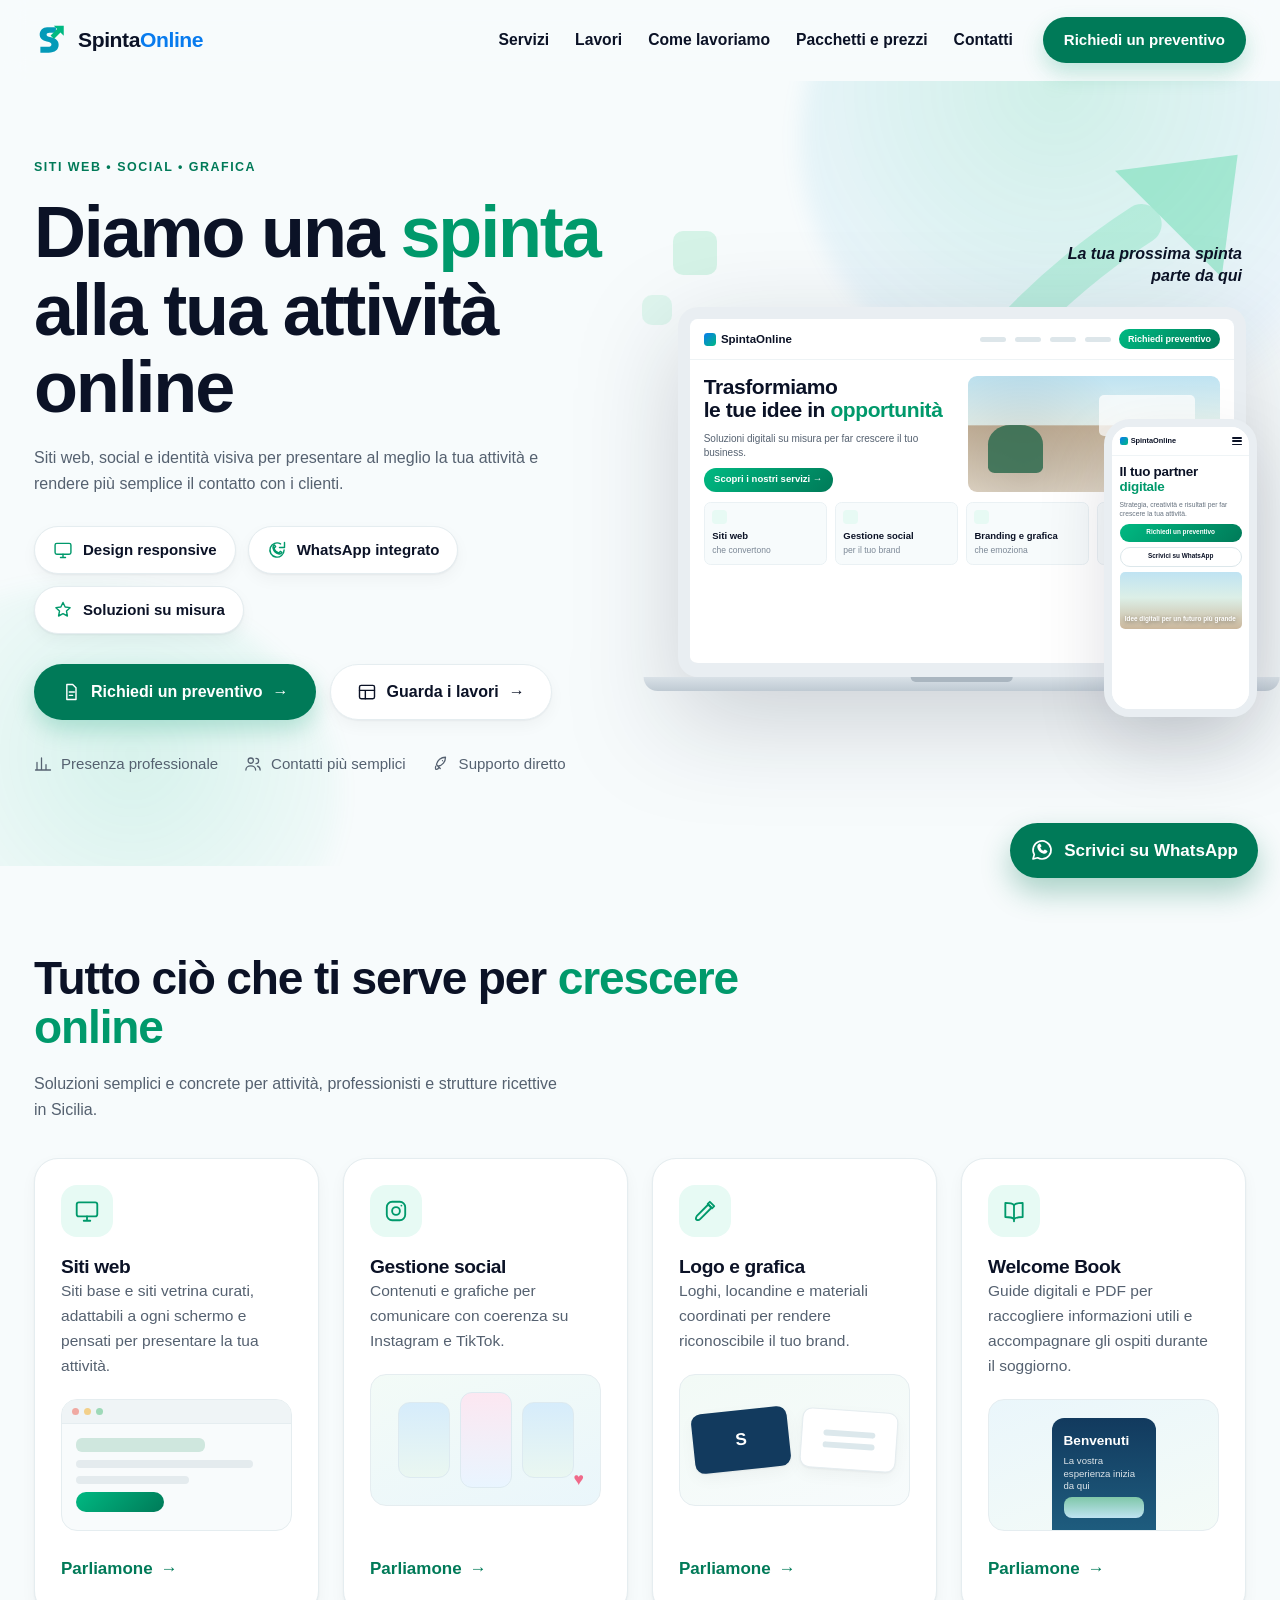
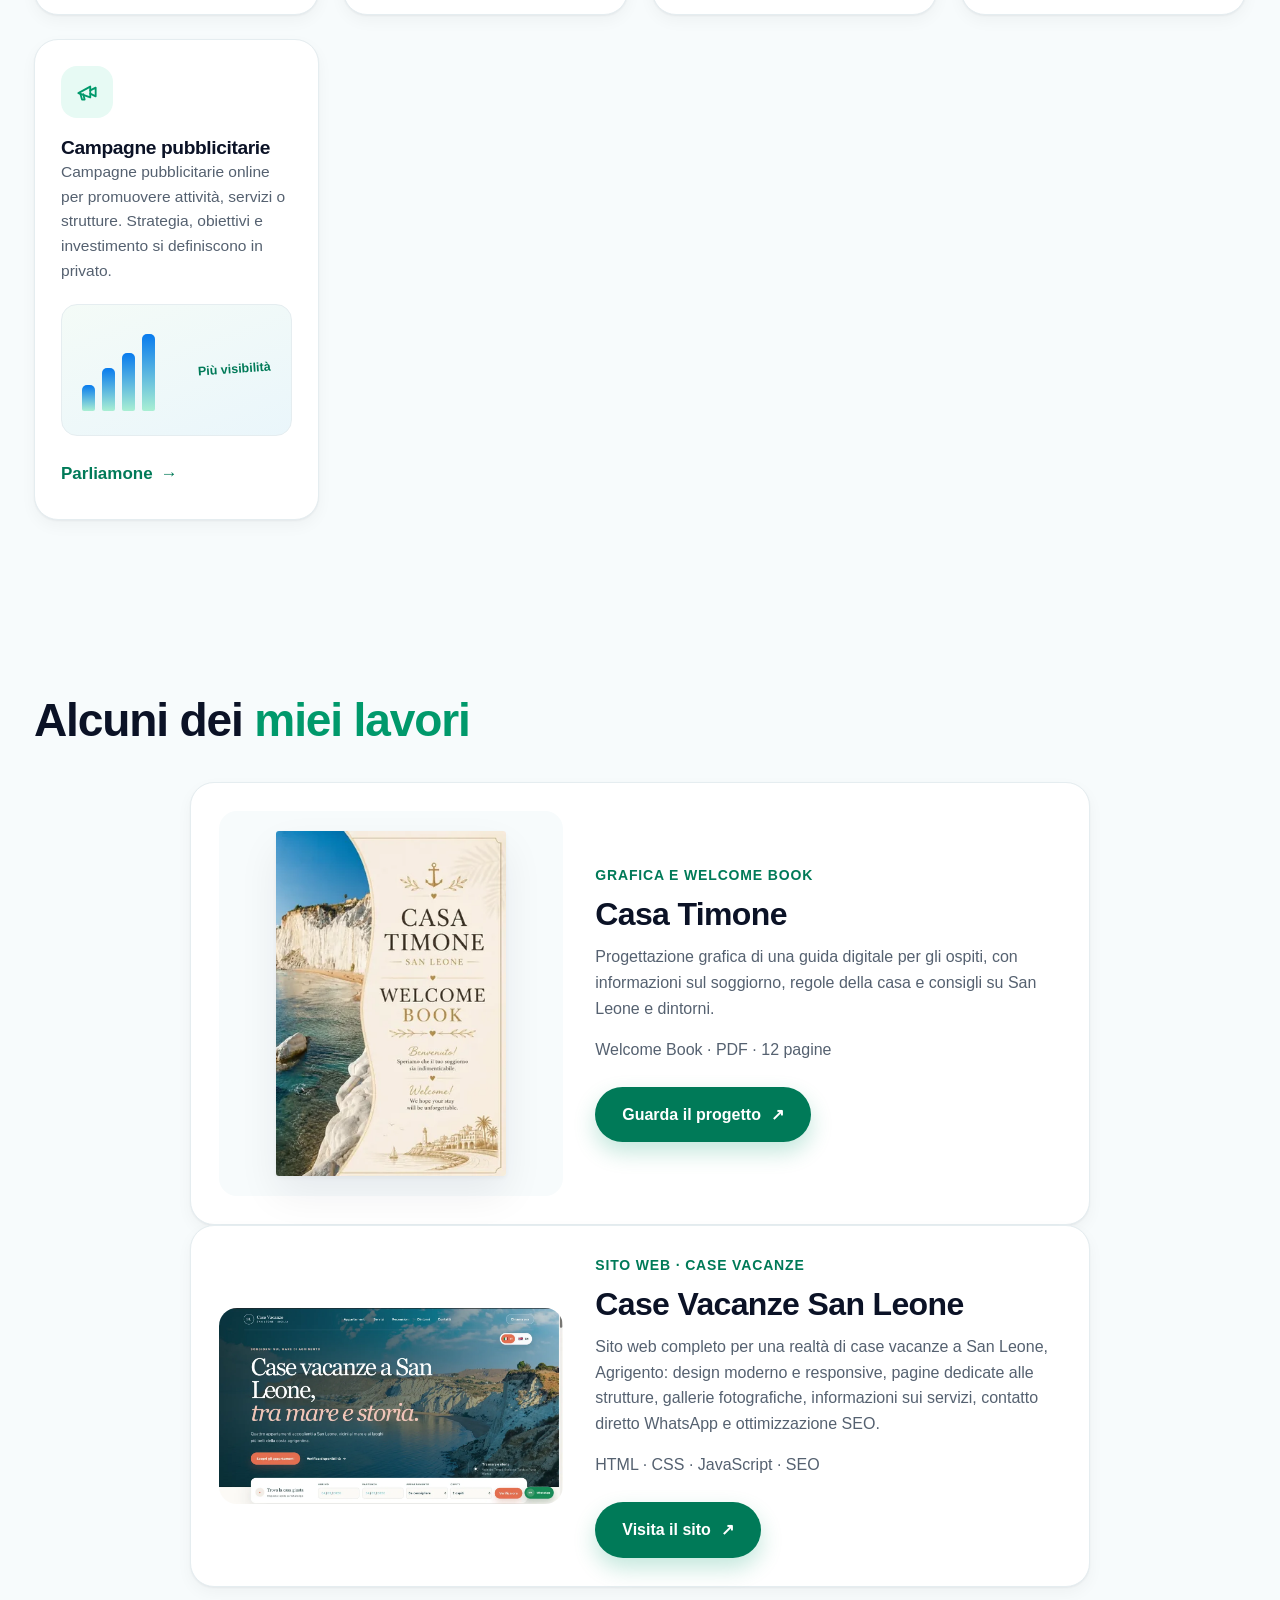
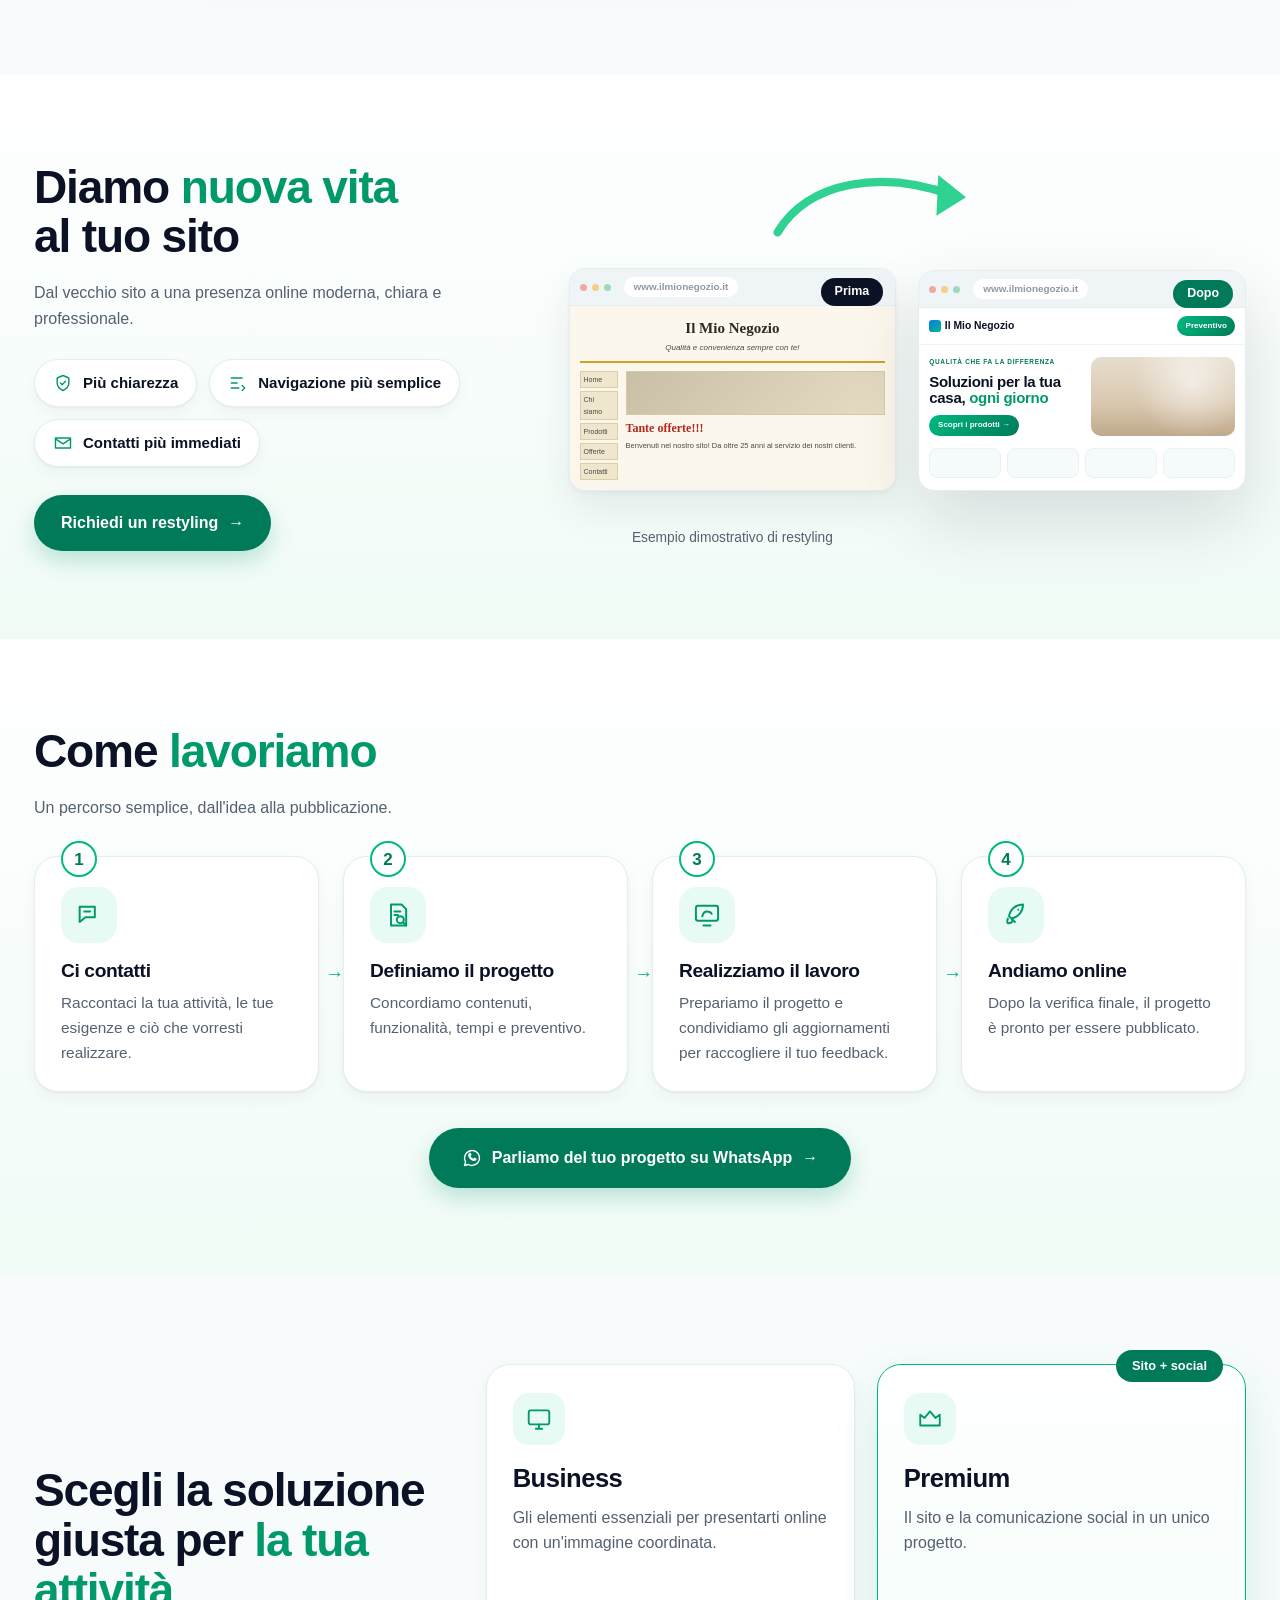
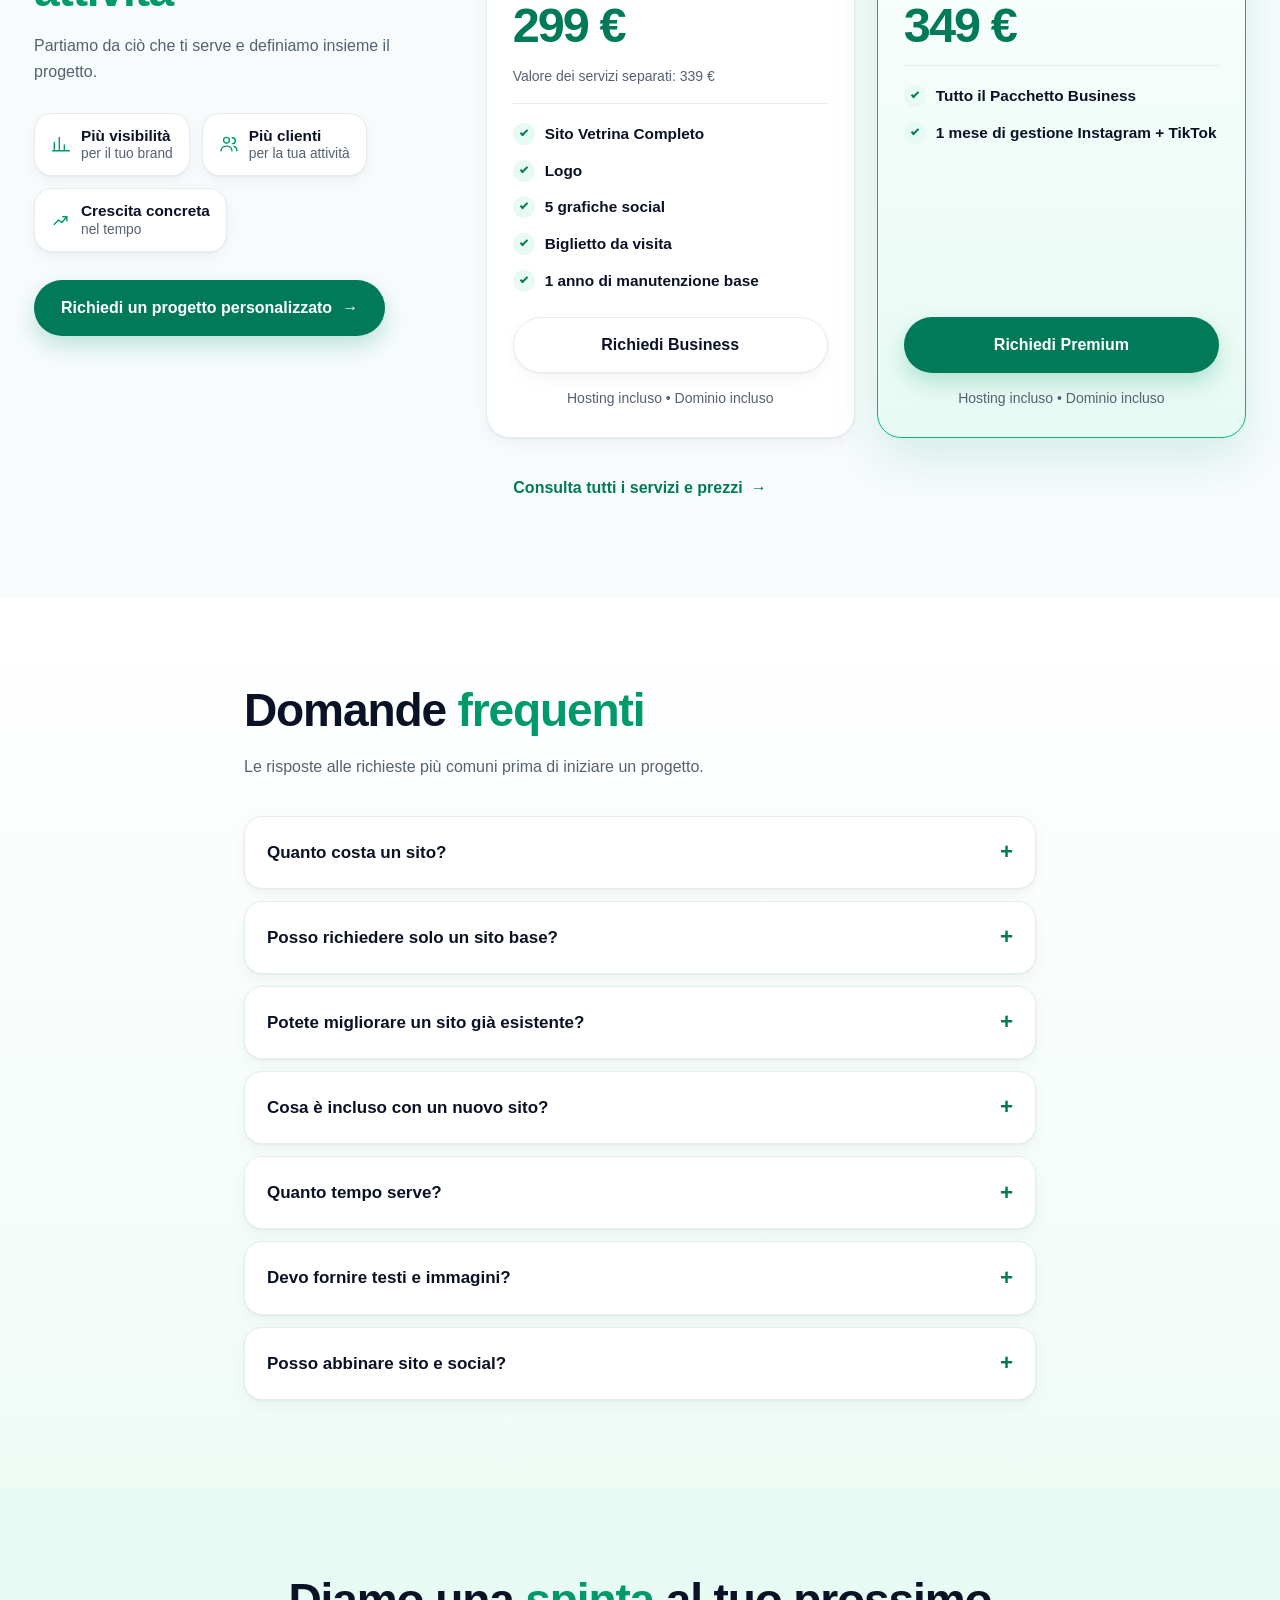
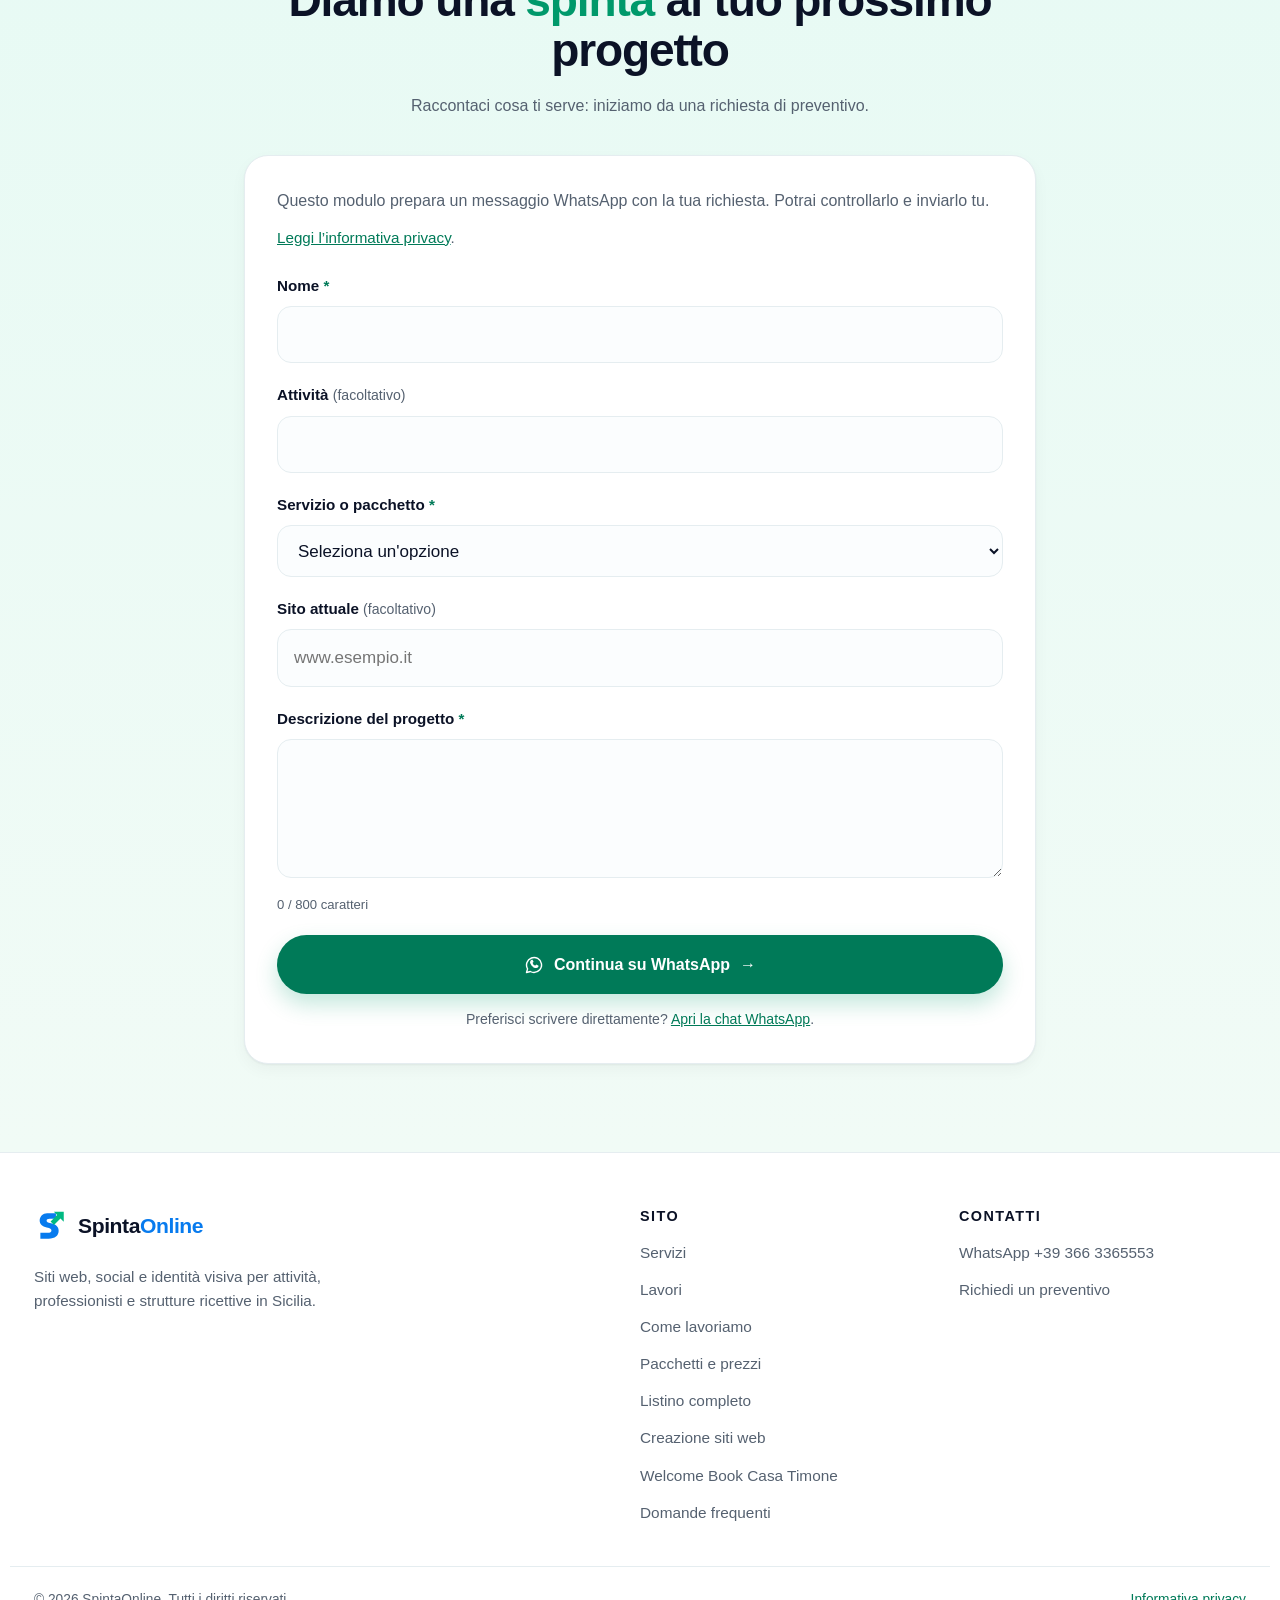
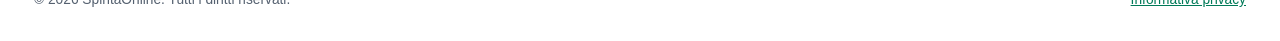
<file: index.html>
<!DOCTYPE html>
<html lang="it">
<head>
<meta charset="utf-8" />
<meta name="viewport" content="width=device-width, initial-scale=1" />
<title>SpintaOnline | Siti web e servizi digitali in Sicilia</title>
<meta name="description" content="Siti web in Sicilia da 199 €, grafica, gestione social, campagne pubblicitarie e Welcome Book per attività e strutture ricettive. Richiedi un preventivo." />
<meta name="theme-color" content="#F7FBFC" />
<link rel="canonical" href="https://www.spintaonline.it/" />
<meta property="og:type" content="website" />
<meta property="og:site_name" content="SpintaOnline" />
<meta property="og:locale" content="it_IT" />
<meta property="og:title" content="SpintaOnline | Siti web e servizi digitali in Sicilia" />
<meta property="og:description" content="Siti web in Sicilia da 199 €, grafica, gestione social, campagne pubblicitarie e Welcome Book per attività e strutture ricettive. Richiedi un preventivo." />
<meta property="og:url" content="https://www.spintaonline.it/" />
<meta property="og:image" content="https://www.spintaonline.it/assets/images/spintaonline-social.jpg" />
<meta property="og:image:secure_url" content="https://www.spintaonline.it/assets/images/spintaonline-social.jpg" />
<meta property="og:image:type" content="image/jpeg" />
<meta property="og:image:width" content="1200" />
<meta property="og:image:height" content="630" />
<meta property="og:image:alt" content="SpintaOnline: creazione siti web, social, grafica e Welcome Book" />
<meta name="twitter:card" content="summary_large_image" />
<meta name="twitter:title" content="SpintaOnline | Siti web e servizi digitali in Sicilia" />
<meta name="twitter:description" content="Siti web in Sicilia da 199 €, grafica, gestione social, campagne pubblicitarie e Welcome Book per attività e strutture ricettive. Richiedi un preventivo." />
<meta name="twitter:image" content="https://www.spintaonline.it/assets/images/spintaonline-social.jpg" />
<meta name="twitter:image:alt" content="SpintaOnline: creazione siti web, social, grafica e Welcome Book" />
<script type="application/ld+json">{"@context":"https://schema.org","@graph":[{"@type":"Organization","@id":"https://www.spintaonline.it/#organization","name":"SpintaOnline","url":"https://www.spintaonline.it/","logo":{"@type":"ImageObject","url":"https://www.spintaonline.it/assets/images/spintaonline-logo-192.png","width":192,"height":192},"telephone":"+393663365553","areaServed":{"@type":"AdministrativeArea","name":"Sicilia"},"description":"Siti web, gestione social, grafica e Welcome Book per attività, professionisti e strutture ricettive in Sicilia."},{"@type":"WebSite","@id":"https://www.spintaonline.it/#website","url":"https://www.spintaonline.it/","name":"SpintaOnline","inLanguage":"it-IT","publisher":{"@id":"https://www.spintaonline.it/#organization"}},{"@type":"WebPage","@id":"https://www.spintaonline.it/#webpage","url":"https://www.spintaonline.it/","name":"SpintaOnline | Siti web e servizi digitali in Sicilia","description":"Siti web in Sicilia da 199 €, grafica, gestione social e Welcome Book per attività e strutture ricettive. Scopri i servizi e richiedi un preventivo.","inLanguage":"it-IT","isPartOf":{"@id":"https://www.spintaonline.it/#website"},"about":{"@id":"https://www.spintaonline.it/#organization"}}]}</script>
<link rel="icon" href="favicon.svg" type="image/svg+xml" />
<link rel="icon" href="favicon-48.png" type="image/png" sizes="48x48" />
<link rel="apple-touch-icon" href="apple-touch-icon.png" sizes="180x180" />
<link rel="stylesheet" href="assets/css/style.css?v=20260907-audit" />
<script src="assets/js/main.js?v=20260906-seo" defer></script>
</head>
<body>
<a class="skip-link" href="#main">Salta al contenuto</a>

<!-- ============ HEADER ============ -->
<header class="site-header" id="site-header">
  <div class="container header-inner">
    <a class="logo" href="#top" aria-label="SpintaOnline, torna all'inizio">
      <svg class="logo-mark" viewBox="0 0 48 48" role="img" aria-hidden="true" focusable="false">
        <defs>
          <linearGradient id="lg" x1="0" y1="48" x2="48" y2="0">
            <stop offset="0" stop-color="#087BEE"/><stop offset="1" stop-color="#00B982"/>
          </linearGradient>
        </defs>
        <path d="M31 6H18.5C12.7 6 8 10.5 8 16.2c0 5.2 3.7 8.4 10 9.9 5 1.2 6.6 2.2 6.6 4.2 0 2-1.8 3.3-5 3.3H9v8.3h11.6c9 0 14.2-4.2 14.2-11.1 0-5.6-3.6-8.9-10.8-10.6-4.8-1.1-6.2-2-6.2-3.7 0-1.6 1.4-2.6 4.2-2.6H31z" fill="url(#lg)"/>
        <path d="M28 4h14v14l-4.6-4.6-9.2 9.2-4.8-4.8 9.2-9.2z" fill="#00B982"/>
      </svg>
      <span class="logo-text"><span>Spinta</span><span class="logo-text-blue">Online</span></span>
    </a>

    <button class="nav-toggle" id="nav-toggle" type="button" aria-expanded="false" aria-controls="primary-nav">
      <span class="nav-toggle-bars" aria-hidden="true"><span></span><span></span><span></span></span>
      <span class="sr-only">Apri il menu</span>
    </button>

    <nav class="nav" id="primary-nav" aria-label="Navigazione principale">
      <ul class="nav-list">
        <li><a href="#servizi">Servizi</a></li>
        <li><a href="#lavori">Lavori</a></li>
        <li><a href="#processo">Come lavoriamo</a></li>
        <li><a href="#pacchetti">Pacchetti e prezzi</a></li>
        <li><a href="#contatti">Contatti</a></li>
      </ul>
      <a class="btn btn-primary btn-sm nav-cta" href="#contatti">Richiedi un preventivo</a>
    </nav>
  </div>
</header>

<main id="main">
  <!-- ============ HERO ============ -->
  <section class="hero" id="top">
    <div class="hero-deco" aria-hidden="true">
      <span class="blob blob-1"></span>
      <span class="blob blob-2"></span>
      <span class="sq sq-1"></span>
      <span class="sq sq-2"></span>
      <svg class="arrow-up" viewBox="0 0 300 300" fill="none"><path d="M18 282C64 212 122 138 206 84" stroke="url(#ag)" stroke-width="30" stroke-linecap="round"/><path d="M186 44l92-12-12 92z" fill="#25D08B"/><defs><linearGradient id="ag" x1="0" y1="300" x2="300" y2="0"><stop offset="0" stop-color="#A9EFD3"/><stop offset="1" stop-color="#25D08B"/></linearGradient></defs></svg>
    </div>

    <div class="container hero-grid">
      <div class="hero-copy">
        <p class="eyebrow">Siti web • Social • Grafica</p>
        <h1 class="hero-title">
          <span class="hero-line-mask hero-line-mask--1"><span class="hero-line">Diamo una <span class="accent">spinta</span></span></span>
          <span class="hero-line-mask hero-line-mask--2"><span class="hero-line">alla tua attività online</span></span>
        </h1>
        <p class="lead">Siti web, social e identità visiva per presentare al meglio la tua attività e rendere più semplice il contatto con i clienti.</p>

        <ul class="badges">
          <li><svg class="ic" viewBox="0 0 24 24" aria-hidden="true"><rect x="2.5" y="4" width="19" height="13" rx="2"/><path d="M9 21h6M12 17v4"/></svg>Design responsive</li>
          <li><svg class="ic" viewBox="0 0 24 24" aria-hidden="true"><path d="M20.5 12a8.5 8.5 0 1 1-4.2-7.3"/><path d="M21 3v6h-6"/><path d="M8.5 9.5c.6 2.5 3.5 5.4 6 6l1.4-1.9 2.1 1.2c-.8 1.6-2.4 2.3-4.2 1.8-2.9-.8-5.6-3.5-6.4-6.4-.5-1.8.2-3.4 1.8-4.2l1.2 2.1z"/></svg>WhatsApp integrato</li>
          <li><svg class="ic" viewBox="0 0 24 24" aria-hidden="true"><path d="M12 3l2.6 5.4 5.9.8-4.3 4.1 1.1 5.9L12 16.4 6.7 19.2l1.1-5.9L3.5 9.2l5.9-.8z"/></svg>Soluzioni su misura</li>
        </ul>

        <div class="hero-actions">
          <a class="btn btn-primary" href="#contatti" data-preselect="Da definire">
            <svg class="ic ic-btn" viewBox="0 0 24 24" aria-hidden="true"><path d="M7 3h7l4 4v14H7z"/><path d="M10 12h6M10 16h4"/></svg>
            Richiedi un preventivo <span class="btn-arrow" aria-hidden="true">→</span>
          </a>
          <a class="btn btn-ghost" href="#lavori">
            <svg class="ic ic-btn" viewBox="0 0 24 24" aria-hidden="true"><rect x="3" y="4" width="18" height="16" rx="2"/><path d="M3 10h18M10 10v10"/></svg>
            Guarda i lavori <span class="btn-arrow" aria-hidden="true">→</span>
          </a>
        </div>

        <ul class="trust-row">
          <li><svg class="ic ic-sm" viewBox="0 0 24 24" aria-hidden="true"><path d="M4 20V10M10 20V4M16 20v-7M22 20H2"/></svg>Presenza professionale</li>
          <li><svg class="ic ic-sm" viewBox="0 0 24 24" aria-hidden="true"><path d="M9 11a3.5 3.5 0 1 0 0-7 3.5 3.5 0 0 0 0 7zM2.5 20c0-3.3 2.9-5.5 6.5-5.5s6.5 2.2 6.5 5.5"/><path d="M16 4.5a3.5 3.5 0 0 1 0 7M18 14.8c2.1.6 3.5 2.3 3.5 5.2"/></svg>Contatti più semplici</li>
          <li><svg class="ic ic-sm" viewBox="0 0 24 24" aria-hidden="true"><path d="M5 15c-1 3 0 4 0 4s3 .5 4-2"/><path d="M11 18l-5-5c1-6 6-10 12-10 0 6-4 11-10 12z"/><path d="M14 7.5h.01"/></svg>Supporto diretto</li>
        </ul>
      </div>

      <div class="hero-visual">
        <p class="hand-note" aria-hidden="true">La tua prossima spinta<br />parte da qui</p>

        <!-- Mockup laptop: mini-interfaccia dimostrativa in HTML/CSS -->
        <div class="laptop" role="img" aria-label="Anteprima dimostrativa di un sito web SpintaOnline su laptop">
          <div class="laptop-screen">
            <div class="mini-site">
              <div class="mini-nav">
                <span class="mini-logo"><i></i>SpintaOnline</span>
                <span class="mini-links"><b></b><b></b><b></b><b></b></span>
                <span class="mini-pill">Richiedi preventivo</span>
              </div>
              <div class="mini-hero">
                <div class="mini-hero-copy">
                  <p class="mockup-heading">Trasformiamo<br />le tue idee in <em>opportunità</em></p>
                  <p>Soluzioni digitali su misura per far crescere il tuo business.</p>
                  <span class="mini-btn">Scopri i nostri servizi →</span>
                </div>
                <div class="mini-photo mini-photo-terrace" aria-hidden="true">
                  <span class="mini-photo-label">Più di un sito,<br />una destinazione. <i>→</i></span>
                </div>
              </div>
              <div class="mini-cards">
                <span><i class="dot"></i>Siti web<em>che convertono</em></span>
                <span><i class="dot"></i>Gestione social<em>per il tuo brand</em></span>
                <span><i class="dot"></i>Branding e grafica<em>che emoziona</em></span>
                <span><i class="dot"></i>Pubblicità online<em>più risultati</em></span>
              </div>
            </div>
          </div>
          <div class="laptop-base" aria-hidden="true"><span></span></div>
        </div>

        <div class="phone" role="img" aria-label="Anteprima dimostrativa dello stesso sito su smartphone">
          <div class="phone-screen">
            <div class="ph-nav"><span class="mini-logo"><i></i>SpintaOnline</span><span class="ph-burger" aria-hidden="true"><b></b><b></b><b></b></span></div>
            <div class="ph-body">
              <p class="mockup-heading">Il tuo partner<br /><em>digitale</em></p>
              <p>Strategia, creatività e risultati per far crescere la tua attività.</p>
              <span class="ph-btn ph-btn-solid">Richiedi un preventivo</span>
              <span class="ph-btn ph-btn-line">Scrivici su WhatsApp</span>
              <span class="ph-photo" aria-hidden="true"><em>Idee digitali per un futuro più grande</em></span>
            </div>
          </div>
        </div>
      </div>
    </div>
  </section>

  <!-- ============ SERVIZI ============ -->
  <section class="section" id="servizi">
    <div class="container">
      <div class="section-head reveal">
        <h2>Tutto ciò che ti serve per <span class="accent">crescere online</span></h2>
        <p class="lead">Soluzioni semplici e concrete per attività, professionisti e strutture ricettive in Sicilia.</p>
      </div>

      <div class="grid grid-4">
        <article class="card service-card reveal">
          <span class="card-icon" aria-hidden="true"><svg viewBox="0 0 24 24"><rect x="2.5" y="4" width="19" height="13" rx="2"/><path d="M9 21h6M12 17v4"/></svg></span>
          <h3><a class="heading-link" href="creazione-siti-web.html">Siti web</a></h3>
          <p>Siti base e siti vetrina curati, adattabili a ogni schermo e pensati per presentare la tua attività.</p>
          <div class="preview preview-browser" aria-hidden="true">
            <span class="pv-bar"><i></i><i></i><i></i></span>
            <span class="pv-body"><b class="pv-title"></b><b class="pv-line"></b><b class="pv-line short"></b><b class="pv-cta"></b></span>
          </div>
          <a class="card-link" href="#contatti" data-preselect="Da definire" aria-label="Parliamone: Siti web">Parliamone <span aria-hidden="true">→</span></a>
        </article>

        <article class="card service-card reveal">
          <span class="card-icon" aria-hidden="true"><svg viewBox="0 0 24 24"><rect x="3.5" y="3.5" width="17" height="17" rx="5"/><circle cx="12" cy="12" r="3.6"/><path d="M17 7h.01"/></svg></span>
          <h3>Gestione social</h3>
          <p>Contenuti e grafiche per comunicare con coerenza su Instagram e TikTok.</p>
          <div class="preview preview-social" aria-hidden="true">
            <span class="pv-post"></span><span class="pv-post alt"></span><span class="pv-post"></span>
            <span class="pv-heart">♥</span>
          </div>
          <a class="card-link" href="#contatti" data-preselect="Instagram + TikTok" aria-label="Parliamone: Instagram + TikTok">Parliamone <span aria-hidden="true">→</span></a>
        </article>

        <article class="card service-card reveal">
          <span class="card-icon" aria-hidden="true"><svg viewBox="0 0 24 24"><path d="M4 20s-1-1 .5-3.5L15 6l3 3L7.5 19.5C6 21 4 20 4 20z"/><path d="M14.5 5.5l2-2 4 4-2 2z"/></svg></span>
          <h3>Logo e grafica</h3>
          <p>Loghi, locandine e materiali coordinati per rendere riconoscibile il tuo brand.</p>
          <div class="preview preview-brand" aria-hidden="true">
            <span class="pv-card pv-card-dark">S</span>
            <span class="pv-card pv-card-light"><b></b><b></b></span>
          </div>
          <a class="card-link" href="#contatti" data-preselect="Logo e grafica" aria-label="Parliamone: Logo e grafica">Parliamone <span aria-hidden="true">→</span></a>
        </article>

        <article class="card service-card reveal">
          <span class="card-icon" aria-hidden="true"><svg viewBox="0 0 24 24"><path d="M12 6.5C10.5 5 8.5 4.5 4 4.5v13c4.5 0 6.5.5 8 2 1.5-1.5 3.5-2 8-2v-13c-4.5 0-6.5.5-8 2z"/><path d="M12 6.5v15"/></svg></span>
          <h3>Welcome Book</h3>
          <p>Guide digitali e PDF per raccogliere informazioni utili e accompagnare gli ospiti durante il soggiorno.</p>
          <div class="preview preview-book" aria-hidden="true">
            <span class="pv-tablet"><b>Benvenuti</b><i>La vostra esperienza inizia da qui</i><u></u></span>
          </div>
          <a class="card-link" href="#contatti" data-preselect="Welcome Book digitale / PDF" aria-label="Parliamone: Welcome Book digitale / PDF">Parliamone <span aria-hidden="true">→</span></a>
        </article>

        <article class="card service-card reveal">
          <span class="card-icon" aria-hidden="true"><svg viewBox="0 0 24 24"><path d="m4 13 11-6v10L4 13z"/><path d="M15 10.5 20 8v8l-5-2.5M6 14l1.4 5h2.4l-1.2-5"/></svg></span>
          <h3>Campagne pubblicitarie</h3>
          <p>Campagne pubblicitarie online per promuovere attività, servizi o strutture. Strategia, obiettivi e investimento si definiscono in privato.</p>
          <div class="preview preview-ads" aria-hidden="true">
            <span class="pv-ad-chart"><i></i><i></i><i></i><i></i></span><span class="pv-ad-label">Più visibilità</span>
          </div>
          <a class="card-link" href="#contatti" data-preselect="Campagne pubblicitarie" aria-label="Parliamone: Campagne pubblicitarie">Parliamone <span aria-hidden="true">→</span></a>
        </article>
      </div>
    </div>
  </section>

  <!-- ============ LAVORI ============ -->
  <section class="section" id="lavori">
    <div class="container">
      <div class="section-head reveal">
        <h2>Alcuni dei <span class="accent">miei lavori</span></h2>
      </div>

      <div class="portfolio-grid">
        <article class="card work-card work-card-featured reveal">
          <div class="work-cover">
            <picture>
              <source type="image/webp" srcset="assets/images/casa-timone-welcome-book-320.webp 320w, assets/images/casa-timone-welcome-book-640.webp 640w" sizes="(max-width:560px) 200px, 230px" />
              <img src="assets/images/casa-timone-cover.jpg" width="640" height="960" loading="lazy" decoding="async" alt="Copertina del Welcome Book Casa Timone: il mare di San Leone e la Scala dei Turchi" />
            </picture>
          </div>
          <div class="work-details">
            <p class="cat">Grafica e Welcome Book</p>
            <h3><a class="heading-link" href="portfolio/welcome-book-casa-timone.html">Casa Timone</a></h3>
            <p>Progettazione grafica di una guida digitale per gli ospiti, con informazioni sul soggiorno, regole della casa e consigli su San Leone e dintorni.</p>
            <p class="work-file">Welcome Book · PDF · 12 pagine</p>
            <a class="btn btn-primary" href="assets/documents/casa-timone-welcome-book.pdf" target="_blank" rel="noopener" aria-label="Guarda il progetto Casa Timone (PDF, nuova scheda)">Guarda il progetto <span aria-hidden="true">↗</span></a>
          </div>
        </article>

        <article class="card work-card work-card-featured reveal">
          <div class="work-cover work-site-cover">
            <picture>
              <source type="image/webp" srcset="assets/images/case-vacanze-san-leone-homepage.webp" />
              <img src="assets/images/case-vacanze-san-leone-homepage.jpg" width="1280" height="728" loading="lazy" decoding="async" alt="Homepage del sito Case Vacanze San Leone, con vista sulla costa agrigentina" />
            </picture>
          </div>
          <div class="work-details">
            <p class="cat">Sito web · Case vacanze</p>
            <h3><a class="heading-link" href="https://casevacanzesanleone.it" target="_blank" rel="noopener">Case Vacanze San Leone</a></h3>
            <p>Sito web completo per una realtà di case vacanze a San Leone, Agrigento: design moderno e responsive, pagine dedicate alle strutture, gallerie fotografiche, informazioni sui servizi, contatto diretto WhatsApp e ottimizzazione SEO.</p>
            <p class="work-file">HTML · CSS · JavaScript · SEO</p>
            <a class="btn btn-primary" href="https://casevacanzesanleone.it" target="_blank" rel="noopener" aria-label="Visita il sito Case Vacanze San Leone (nuova scheda)">Visita il sito <span aria-hidden="true">↗</span></a>
          </div>
        </article>
      </div>
    </div>
  </section>

  <!-- ============ RESTYLING ============ -->
  <section class="section section-soft" id="restyling">
    <div class="container restyling-grid">
      <div class="reveal">
        <h2>Diamo <span class="accent">nuova vita</span><br />al tuo sito</h2>
        <p class="lead">Dal vecchio sito a una presenza online moderna, chiara e professionale.</p>
        <ul class="pill-list">
          <li><svg class="ic" viewBox="0 0 24 24" aria-hidden="true"><path d="M12 3l7 3v6c0 4-3 7-7 9-4-2-7-5-7-9V6z"/><path d="M9 12l2 2 4-4"/></svg>Più chiarezza</li>
          <li><svg class="ic" viewBox="0 0 24 24" aria-hidden="true"><path d="M4 12h7M4 6h13M4 18h9"/><path d="M17 15l3 3-3 3"/></svg>Navigazione più semplice</li>
          <li><svg class="ic" viewBox="0 0 24 24" aria-hidden="true"><path d="M3 6h18v12H3z"/><path d="M3 7l9 6 9-6"/></svg>Contatti più immediati</li>
        </ul>
        <a class="btn btn-primary" href="#contatti" data-preselect="Restyling sito esistente">Richiedi un restyling <span class="btn-arrow" aria-hidden="true">→</span></a>
      </div>

      <div class="compare reveal">
        <svg class="curve-arrow" viewBox="0 0 220 90" aria-hidden="true"><path d="M6 74C40 18 120 6 196 34" stroke="#25D08B" stroke-width="9" stroke-linecap="round" fill="none"/><path d="M180 12l30 24-32 20z" fill="#25D08B"/></svg>

        <figure class="browser browser-old">
          <span class="tag tag-dark">Prima</span>
          <span class="pv-bar" aria-hidden="true"><i></i><i></i><i></i><b>www.ilmionegozio.it</b></span>
          <div class="old-body" aria-hidden="true">
            <div class="old-head"><strong>Il Mio Negozio</strong><em>Qualità e convenienza sempre con te!</em></div>
            <div class="old-cols">
              <ul class="old-menu"><li>Home</li><li>Chi siamo</li><li>Prodotti</li><li>Offerte</li><li>Contatti</li></ul>
              <div class="old-main">
                <span class="old-img"></span>
                <p class="old-shout">Tante offerte!!!</p>
                <p class="old-text">Benvenuti nel nostro sito! Da oltre 25 anni al servizio dei nostri clienti.</p>
              </div>
            </div>
          </div>
          <figcaption class="sr-only">Esempio di sito datato con gerarchia debole.</figcaption>
        </figure>

        <figure class="browser browser-new">
          <span class="tag tag-green">Dopo</span>
          <span class="pv-bar" aria-hidden="true"><i></i><i></i><i></i><b>www.ilmionegozio.it</b></span>
          <div class="new-body" aria-hidden="true">
            <div class="new-nav"><span class="mini-logo"><i></i>Il Mio Negozio</span><span class="mini-pill">Preventivo</span></div>
            <div class="new-hero">
              <div>
                <span class="new-eyebrow">Qualità che fa la differenza</span>
                <p class="mockup-heading">Soluzioni per la tua casa, <em>ogni giorno</em></p>
                <span class="mini-btn">Scopri i prodotti →</span>
              </div>
              <span class="mini-photo mini-photo-room"></span>
            </div>
            <div class="new-cards"><span></span><span></span><span></span><span></span></div>
          </div>
          <figcaption class="sr-only">Esempio dello stesso sito dopo il restyling.</figcaption>
        </figure>

        <p class="demo-note">Esempio dimostrativo di restyling</p>
      </div>
    </div>
  </section>

  <!-- ============ COME LAVORIAMO ============ -->
  <section class="section section-soft" id="processo">
    <div class="container">
      <div class="section-head reveal">
        <h2>Come <span class="accent">lavoriamo</span></h2>
        <p class="lead">Un percorso semplice, dall'idea alla pubblicazione.</p>
      </div>

      <ol class="steps">
        <li class="card step-card reveal">
          <span class="step-num">1</span>
          <span class="step-icon" aria-hidden="true"><svg viewBox="0 0 24 24"><path d="M4 5h13v9H9l-5 4z"/><path d="M8 9h5"/></svg></span>
          <h3>Ci contatti</h3>
          <p>Raccontaci la tua attività, le tue esigenze e ciò che vorresti realizzare.</p>
        </li>
        <li class="card step-card reveal">
          <span class="step-num">2</span>
          <span class="step-icon" aria-hidden="true"><svg viewBox="0 0 24 24"><path d="M6 3h9l4 4v14H6z"/><path d="M9 9h5M9 12h3"/><circle cx="14" cy="16" r="3"/><path d="M16.2 18.2L19 21"/></svg></span>
          <h3>Definiamo il progetto</h3>
          <p>Concordiamo contenuti, funzionalità, tempi e preventivo.</p>
        </li>
        <li class="card step-card reveal">
          <span class="step-num">3</span>
          <span class="step-icon" aria-hidden="true"><svg viewBox="0 0 24 24"><rect x="2.5" y="4" width="19" height="13" rx="2"/><path d="M9 21h6"/><path d="M8 13s1-4 4-4 4 2 4 2"/></svg></span>
          <h3>Realizziamo il lavoro</h3>
          <p>Prepariamo il progetto e condividiamo gli aggiornamenti per raccogliere il tuo feedback.</p>
        </li>
        <li class="card step-card reveal">
          <span class="step-num">4</span>
          <span class="step-icon" aria-hidden="true"><svg viewBox="0 0 24 24"><path d="M5 15c-1 3 0 4 0 4s3 .5 4-2"/><path d="M11 18l-5-5c1-6 6-10 12-10 0 6-4 11-10 12z"/><path d="M14 7.5h.01"/></svg></span>
          <h3>Andiamo online</h3>
          <p>Dopo la verifica finale, il progetto è pronto per essere pubblicato.</p>
        </li>
      </ol>

      <div class="center reveal">
        <a class="btn btn-primary btn-lg" href="https://wa.me/393663365553" data-wa-base target="_blank" rel="noopener">
          <svg class="ic ic-btn" viewBox="0 0 24 24" aria-hidden="true"><path d="M12 21a9 9 0 1 0-7.7-4.4L3 21l4.6-1.2A9 9 0 0 0 12 21z"/><path d="M9.2 9.1c.5 2 2.7 4.2 4.7 4.7l1-1.4 1.7 1c-.6 1.2-1.9 1.7-3.3 1.3-2.3-.7-4.3-2.7-5-5-.4-1.4.1-2.7 1.3-3.3l1 1.7z"/></svg>
          Parliamo del tuo progetto su WhatsApp <span class="btn-arrow" aria-hidden="true">→</span>
        </a>
      </div>
    </div>
  </section>

  <!-- ============ PACCHETTI ============ -->
  <section class="section" id="pacchetti">
    <div class="container plans-grid">
      <div class="reveal">
        <h2>Scegli la soluzione giusta per <span class="accent">la tua attività</span></h2>
        <p class="lead">Partiamo da ciò che ti serve e definiamo insieme il progetto.</p>
        <ul class="feature-list">
          <li><svg class="ic" viewBox="0 0 24 24" aria-hidden="true"><path d="M4 20V10M10 20V4M16 20v-7M22 20H2"/></svg><span><b>Più visibilità</b>per il tuo brand</span></li>
          <li><svg class="ic" viewBox="0 0 24 24" aria-hidden="true"><path d="M9 11a3.5 3.5 0 1 0 0-7 3.5 3.5 0 0 0 0 7zM2.5 20c0-3.3 2.9-5.5 6.5-5.5s6.5 2.2 6.5 5.5"/><path d="M16 4.5a3.5 3.5 0 0 1 0 7M18 14.8c2.1.6 3.5 2.3 3.5 5.2"/></svg><span><b>Più clienti</b>per la tua attività</span></li>
          <li><svg class="ic" viewBox="0 0 24 24" aria-hidden="true"><path d="M4 17l5-5 4 3 6-7"/><path d="M14 8h5v5"/></svg><span><b>Crescita concreta</b>nel tempo</span></li>
        </ul>
        <a class="btn btn-primary" href="#contatti" data-preselect="Da definire">Richiedi un progetto personalizzato <span class="btn-arrow" aria-hidden="true">→</span></a>
      </div>

      <div class="plans reveal">
        <article class="card plan">
          <span class="card-icon" aria-hidden="true"><svg viewBox="0 0 24 24"><rect x="2.5" y="4" width="19" height="13" rx="2"/><path d="M9 21h6M12 17v4"/></svg></span>
          <h3>Business</h3>
          <p class="plan-desc">Gli elementi essenziali per presentarti online con un'immagine coordinata.</p>
          <p class="plan-price">299 €</p>
          <p class="plan-value">Valore dei servizi separati: 339 €</p>
          <ul class="check-list">
            <li>Sito Vetrina Completo</li><li>Logo</li><li>5 grafiche social</li><li>Biglietto da visita</li><li>1 anno di manutenzione base</li>
          </ul>
          <a class="btn btn-ghost btn-block" href="#contatti" data-preselect="Pacchetto Business">Richiedi Business</a>
          <p class="plan-note">Hosting incluso • Dominio incluso</p>
        </article>

        <article class="card plan plan-featured">
          <span class="plan-badge">Sito + social</span>
          <span class="card-icon" aria-hidden="true"><svg viewBox="0 0 24 24"><path d="M3 8l4 3 5-6 5 6 4-3v10H3z"/></svg></span>
          <h3>Premium</h3>
          <p class="plan-desc">Il sito e la comunicazione social in un unico progetto.</p>
          <p class="plan-price">349 €</p>
          <ul class="check-list">
            <li>Tutto il Pacchetto Business</li><li>1 mese di gestione Instagram + TikTok</li>
          </ul>
          <a class="btn btn-primary btn-block" href="#contatti" data-preselect="Pacchetto Premium">Richiedi Premium</a>
          <p class="plan-note">Hosting incluso • Dominio incluso</p>
        </article>
      </div>
    </div>
    <div class="container plans-more"><a class="card-link" href="prezzi.html">Consulta tutti i servizi e prezzi <span aria-hidden="true">→</span></a></div>
  </section>

  <!-- ============ FAQ ============ -->
  <section class="section section-soft" id="faq">
    <div class="container narrow">
      <div class="section-head reveal">
        <h2>Domande <span class="accent">frequenti</span></h2>
        <p class="lead">Le risposte alle richieste più comuni prima di iniziare un progetto.</p>
      </div>
      <div class="faq-list reveal">
        <details><summary>Quanto costa un sito?</summary><p>Il Sito Base costa 199 € e il Sito Vetrina Completo 299 €. Puoi anche richiedere un progetto personalizzato. <a href="prezzi.html">Consulta il listino completo</a>.</p></details>
        <details><summary>Posso richiedere solo un sito base?</summary><p>Sì. Il Sito Base costa 199 €: una pagina professionale per presentare attività, servizi, contatti e WhatsApp.</p></details>
        <details><summary>Potete migliorare un sito già esistente?</summary><p>Sì. Il restyling costa 120 € e comprende il rinnovamento grafico e il miglioramento di un sito già online.</p></details>
        <details><summary>Cosa è incluso con un nuovo sito?</summary><p>Con ogni nuovo sito sono inclusi dominio, hosting e 1 anno di manutenzione base. Dal secondo anno, la manutenzione base costa 60 €/anno.</p></details>
        <details><summary>Quanto tempo serve?</summary><p>I tempi vengono concordati nel preventivo in base al lavoro e ai materiali disponibili.</p></details>
        <details><summary>Devo fornire testi e immagini?</summary><p>I materiali disponibili e l'eventuale supporto per prepararli si concordano all'inizio.</p></details>
        <details><summary>Posso abbinare sito e social?</summary><p>Sì. Il Pacchetto Premium costa 349 € e comprende tutto il Business più 1 mese di gestione Instagram + TikTok. Dal secondo mese, la gestione social può continuare a 70 €/mese.</p></details>
      </div>
    </div>
  </section>

  <!-- ============ CONTATTI ============ -->
  <section class="section contact-section" id="contatti">
    <div class="container narrow">
      <div class="section-head reveal">
        <h2>Diamo una <span class="accent">spinta</span> al tuo prossimo progetto</h2>
        <p class="lead">Raccontaci cosa ti serve: iniziamo da una richiesta di preventivo.</p>
      </div>

      <div class="card contact-card reveal">
        <form id="contact-form" novalidate aria-describedby="contact-intro">
          <p class="form-intro" id="contact-intro">Questo modulo prepara un messaggio WhatsApp con la tua richiesta. Potrai controllarlo e inviarlo tu.</p>
          <p class="form-privacy"><a href="privacy.html">Leggi l’informativa privacy</a>.</p>
          <div class="field">
            <label for="f-nome">Nome <span class="req" aria-hidden="true">*</span></label>
            <input id="f-nome" name="nome" type="text" autocomplete="name" required aria-describedby="e-nome" />
            <p class="error" id="e-nome" hidden></p>
          </div>

          <div class="field">
            <label for="f-attivita">Attività <span class="opt">(facoltativo)</span></label>
            <input id="f-attivita" name="attivita" type="text" autocomplete="organization" />
          </div>

          <div class="field">
            <label for="f-servizio">Servizio o pacchetto <span class="req" aria-hidden="true">*</span></label>
            <select id="f-servizio" name="servizio" required aria-describedby="e-servizio">
              <option value="">Seleziona un'opzione</option>
              <option>Sito Base</option>
              <option>Sito Vetrina Completo</option>
              <option>Restyling sito esistente</option>
              <option>Instagram + TikTok</option>
              <option>Campagne pubblicitarie</option>
              <option>Logo</option>
              <option>5 grafiche social</option>
              <option>Locandina / Flyer</option>
              <option>Biglietto da visita</option>
              <option>Logo e grafica</option>
              <option>Welcome Book digitale / PDF</option>
              <option>Pacchetto Business</option>
              <option>Pacchetto Premium</option>
              <option>Da definire</option>
            </select>
            <p class="error" id="e-servizio" hidden></p>
          </div>

          <div class="field">
            <label for="f-sito">Sito attuale <span class="opt">(facoltativo)</span></label>
            <input id="f-sito" name="sito" type="text" inputmode="url" placeholder="www.esempio.it" />
          </div>

          <div class="field">
            <label for="f-descrizione">Descrizione del progetto <span class="req" aria-hidden="true">*</span></label>
            <textarea id="f-descrizione" name="descrizione" rows="4" maxlength="800" required aria-describedby="e-descrizione f-count"></textarea>
            <p class="counter" id="f-count">0 / 800 caratteri</p>
            <p class="error" id="e-descrizione" hidden></p>
          </div>

          <button class="btn btn-primary btn-block btn-lg" type="submit">
            <svg class="ic ic-btn" viewBox="0 0 24 24" aria-hidden="true"><path d="M12 21a9 9 0 1 0-7.7-4.4L3 21l4.6-1.2A9 9 0 0 0 12 21z"/><path d="M9.2 9.1c.5 2 2.7 4.2 4.7 4.7l1-1.4 1.7 1c-.6 1.2-1.9 1.7-3.3 1.3-2.3-.7-4.3-2.7-5-5-.4-1.4.1-2.7 1.3-3.3l1 1.7z"/></svg>
            Continua su WhatsApp <span class="btn-arrow" aria-hidden="true">→</span>
          </button>
          <p class="form-hint">Preferisci scrivere direttamente? <a href="https://wa.me/393663365553" data-wa-base target="_blank" rel="noopener">Apri la chat WhatsApp</a>.</p>
        </form>
      </div>
    </div>
  </section>
</main>

<!-- ============ FOOTER ============ -->
<footer class="site-footer">
  <div class="container footer-grid">
    <div>
      <a class="logo" href="#top" aria-label="SpintaOnline">
        <svg class="logo-mark" viewBox="0 0 48 48" aria-hidden="true" focusable="false">
          <path d="M31 6H18.5C12.7 6 8 10.5 8 16.2c0 5.2 3.7 8.4 10 9.9 5 1.2 6.6 2.2 6.6 4.2 0 2-1.8 3.3-5 3.3H9v8.3h11.6c9 0 14.2-4.2 14.2-11.1 0-5.6-3.6-8.9-10.8-10.6-4.8-1.1-6.2-2-6.2-3.7 0-1.6 1.4-2.6 4.2-2.6H31z" fill="#087BEE"/>
          <path d="M28 4h14v14l-4.6-4.6-9.2 9.2-4.8-4.8 9.2-9.2z" fill="#00B982"/>
        </svg>
        <span class="logo-text"><span>Spinta</span><span class="logo-text-blue">Online</span></span>
      </a>
      <p class="footer-desc">Siti web, social e identità visiva per attività, professionisti e strutture ricettive in Sicilia.</p>
    </div>
    <nav aria-label="Navigazione footer">
      <h2 class="footer-title">Sito</h2>
      <ul class="footer-links">
        <li><a href="#servizi">Servizi</a></li>
        <li><a href="#lavori">Lavori</a></li>
        <li><a href="#processo">Come lavoriamo</a></li>
        <li><a href="#pacchetti">Pacchetti e prezzi</a></li>
        <li><a href="prezzi.html">Listino completo</a></li>
        <li><a href="creazione-siti-web.html">Creazione siti web</a></li>
        <li><a href="portfolio/welcome-book-casa-timone.html">Welcome Book Casa Timone</a></li>
        <li><a href="#faq">Domande frequenti</a></li>
      </ul>
    </nav>
    <div>
      <h2 class="footer-title">Contatti</h2>
      <ul class="footer-links">
        <li><a href="https://wa.me/393663365553" data-wa-base target="_blank" rel="noopener">WhatsApp +39 366 3365553</a></li>
        <li><a href="#contatti">Richiedi un preventivo</a></li>
      </ul>
    </div>
  </div>
  <div class="container footer-bottom">
    <p>© <span id="year">2026</span> SpintaOnline. Tutti i diritti riservati.</p>
    <p class="footer-legal"><a href="privacy.html">Informativa privacy</a></p>
  </div>
</footer>

<!-- CTA persistente WhatsApp -->
<a class="wa-float" id="wa-float" href="https://wa.me/393663365553" data-wa-base target="_blank" rel="noopener">
  <svg viewBox="0 0 24 24" aria-hidden="true"><path d="M12 21a9 9 0 1 0-7.7-4.4L3 21l4.6-1.2A9 9 0 0 0 12 21z"/><path d="M9.2 9.1c.5 2 2.7 4.2 4.7 4.7l1-1.4 1.7 1c-.6 1.2-1.9 1.7-3.3 1.3-2.3-.7-4.3-2.7-5-5-.4-1.4.1-2.7 1.3-3.3l1 1.7z"/></svg>
  <span class="wa-float-text">Scrivici su WhatsApp</span>
</a>

</body>
</html>
</file>
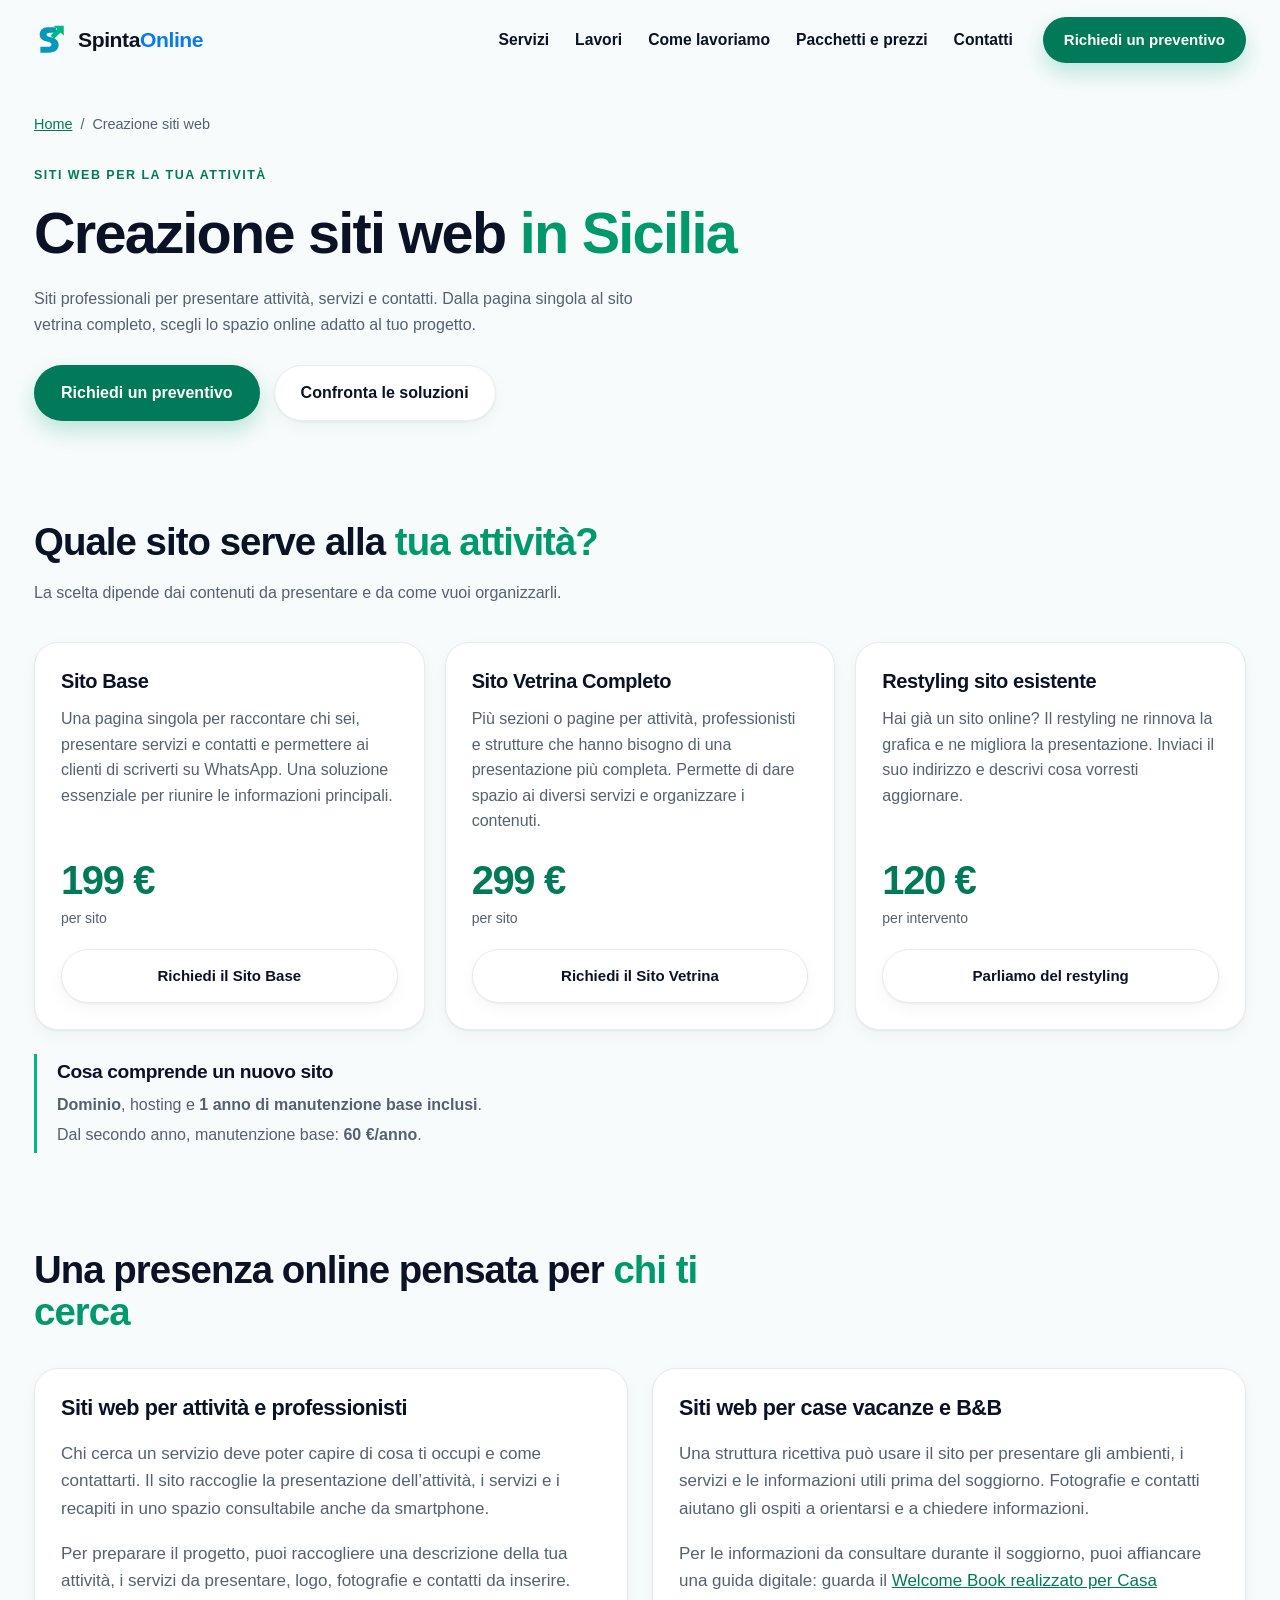
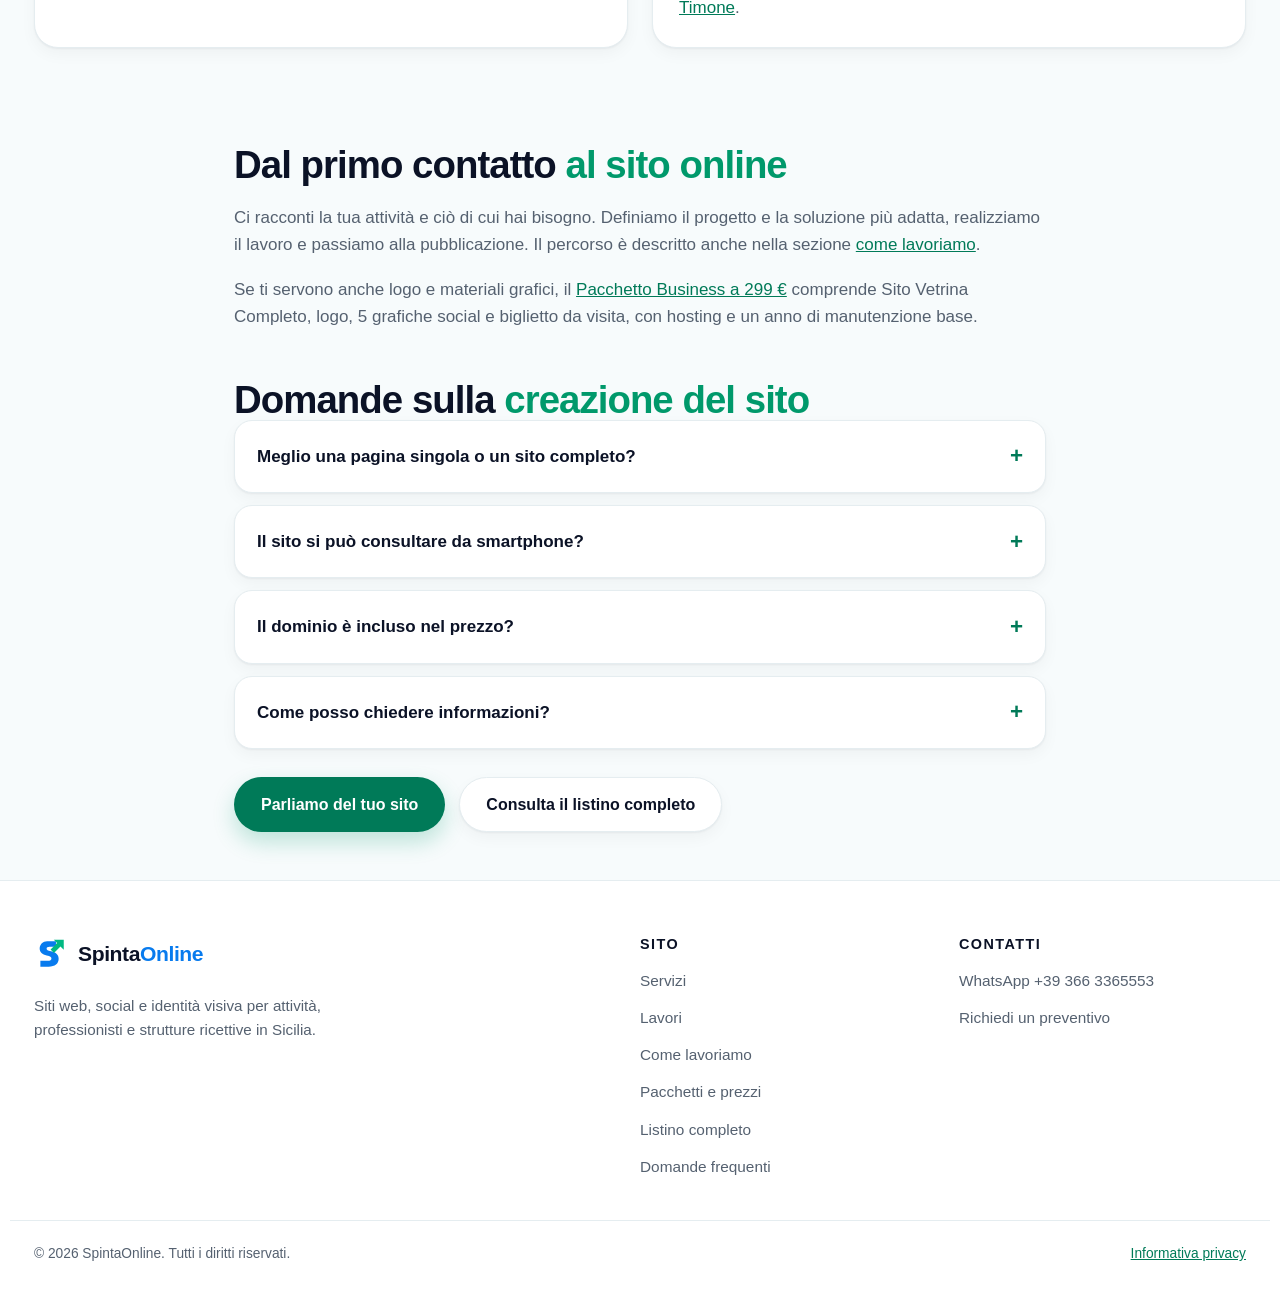
<file: creazione-siti-web.html>
<!DOCTYPE html>
<html lang="it">
<head>
<meta charset="utf-8" />
<meta name="viewport" content="width=device-width, initial-scale=1" />
<title>Creazione siti web in Sicilia | SpintaOnline</title>
<meta name="description" content="Realizzazione siti web in Sicilia per attività, professionisti, case vacanze e B&amp;B. Sito Base 199 €, Vetrina Completo 299 €. Richiedi un preventivo." />
<meta name="theme-color" content="#F7FBFC" />
<link rel="canonical" href="https://www.spintaonline.it/creazione-siti-web.html" />
<meta property="og:type" content="website" />
<meta property="og:site_name" content="SpintaOnline" />
<meta property="og:locale" content="it_IT" />
<meta property="og:title" content="Creazione siti web in Sicilia | SpintaOnline" />
<meta property="og:description" content="Realizzazione siti web in Sicilia per attività, professionisti, case vacanze e B&amp;B. Sito Base 199 €, Vetrina Completo 299 €. Richiedi un preventivo." />
<meta property="og:url" content="https://www.spintaonline.it/creazione-siti-web.html" />
<meta property="og:image" content="https://www.spintaonline.it/assets/images/spintaonline-social.jpg" />
<meta property="og:image:secure_url" content="https://www.spintaonline.it/assets/images/spintaonline-social.jpg" />
<meta property="og:image:type" content="image/jpeg" />
<meta property="og:image:width" content="1200" />
<meta property="og:image:height" content="630" />
<meta property="og:image:alt" content="SpintaOnline: creazione siti web, social, grafica e Welcome Book" />
<meta name="twitter:card" content="summary_large_image" />
<meta name="twitter:title" content="Creazione siti web in Sicilia | SpintaOnline" />
<meta name="twitter:description" content="Realizzazione siti web in Sicilia per attività, professionisti, case vacanze e B&amp;B. Sito Base 199 €, Vetrina Completo 299 €. Richiedi un preventivo." />
<meta name="twitter:image" content="https://www.spintaonline.it/assets/images/spintaonline-social.jpg" />
<meta name="twitter:image:alt" content="SpintaOnline: creazione siti web, social, grafica e Welcome Book" />
<script type="application/ld+json">{"@context":"https://schema.org","@graph":[{"@type":"Organization","@id":"https://www.spintaonline.it/#organization","name":"SpintaOnline","url":"https://www.spintaonline.it/","logo":{"@type":"ImageObject","url":"https://www.spintaonline.it/assets/images/spintaonline-logo-192.png","width":192,"height":192},"telephone":"+393663365553","areaServed":{"@type":"AdministrativeArea","name":"Sicilia"},"description":"Siti web, gestione social, grafica e Welcome Book per attività, professionisti e strutture ricettive in Sicilia."},{"@type":"WebSite","@id":"https://www.spintaonline.it/#website","url":"https://www.spintaonline.it/","name":"SpintaOnline","inLanguage":"it-IT","publisher":{"@id":"https://www.spintaonline.it/#organization"}},{"@type":"WebPage","@id":"https://www.spintaonline.it/creazione-siti-web.html#webpage","url":"https://www.spintaonline.it/creazione-siti-web.html","name":"Creazione siti web in Sicilia | SpintaOnline","description":"Realizzazione siti web in Sicilia per attività, professionisti, case vacanze e B&B. Sito Base 199 €, Vetrina Completo 299 €. Richiedi un preventivo.","inLanguage":"it-IT","isPartOf":{"@id":"https://www.spintaonline.it/#website"},"about":{"@id":"https://www.spintaonline.it/#organization"},"breadcrumb":{"@id":"https://www.spintaonline.it/creazione-siti-web.html#breadcrumb"},"mainEntity":{"@id":"https://www.spintaonline.it/creazione-siti-web.html#service"}},{"@type":"BreadcrumbList","@id":"https://www.spintaonline.it/creazione-siti-web.html#breadcrumb","itemListElement":[{"@type":"ListItem","position":1,"name":"Home","item":"https://www.spintaonline.it/"},{"@type":"ListItem","position":2,"name":"Creazione siti web in Sicilia","item":"https://www.spintaonline.it/creazione-siti-web.html"}]},{"@type":"Service","@id":"https://www.spintaonline.it/creazione-siti-web.html#service","name":"Creazione siti web in Sicilia","serviceType":"Creazione siti web","provider":{"@id":"https://www.spintaonline.it/#organization"},"areaServed":{"@type":"AdministrativeArea","name":"Sicilia"},"offers":[{"@type":"Offer","name":"Sito Base","price":"199","priceCurrency":"EUR","url":"https://www.spintaonline.it/prezzi.html","itemOffered":{"@type":"Service","name":"Sito Base","provider":{"@id":"https://www.spintaonline.it/#organization"}}},{"@type":"Offer","name":"Sito Vetrina Completo","price":"299","priceCurrency":"EUR","url":"https://www.spintaonline.it/prezzi.html","itemOffered":{"@type":"Service","name":"Sito Vetrina Completo","provider":{"@id":"https://www.spintaonline.it/#organization"}}}]}]}</script>
<link rel="icon" href="favicon.svg" type="image/svg+xml" />
<link rel="icon" href="favicon-48.png" type="image/png" sizes="48x48" />
<link rel="apple-touch-icon" href="apple-touch-icon.png" sizes="180x180" />
<link rel="stylesheet" href="assets/css/style.css?v=20260907-audit" />
<script src="assets/js/main.js?v=20260906-seo" defer></script>
</head>
<body class="detail-page">
<a class="skip-link" href="#main">Salta al contenuto</a>
<header class="site-header" id="site-header">
  <div class="container header-inner">
    <a class="logo" href="index.html#top" aria-label="SpintaOnline, torna all'inizio">
      <svg class="logo-mark" viewBox="0 0 48 48" role="img" aria-hidden="true" focusable="false">
        <defs>
          <linearGradient id="lg" x1="0" y1="48" x2="48" y2="0">
            <stop offset="0" stop-color="#087BEE"/><stop offset="1" stop-color="#00B982"/>
          </linearGradient>
        </defs>
        <path d="M31 6H18.5C12.7 6 8 10.5 8 16.2c0 5.2 3.7 8.4 10 9.9 5 1.2 6.6 2.2 6.6 4.2 0 2-1.8 3.3-5 3.3H9v8.3h11.6c9 0 14.2-4.2 14.2-11.1 0-5.6-3.6-8.9-10.8-10.6-4.8-1.1-6.2-2-6.2-3.7 0-1.6 1.4-2.6 4.2-2.6H31z" fill="url(#lg)"/>
        <path d="M28 4h14v14l-4.6-4.6-9.2 9.2-4.8-4.8 9.2-9.2z" fill="#00B982"/>
      </svg>
      <span class="logo-text"><span>Spinta</span><span class="logo-text-blue">Online</span></span>
    </a>

    <button class="nav-toggle" id="nav-toggle" type="button" aria-expanded="false" aria-controls="primary-nav">
      <span class="nav-toggle-bars" aria-hidden="true"><span></span><span></span><span></span></span>
      <span class="sr-only">Apri il menu</span>
    </button>

    <nav class="nav" id="primary-nav" aria-label="Navigazione principale">
      <ul class="nav-list">
        <li><a href="index.html#servizi">Servizi</a></li>
        <li><a href="index.html#lavori">Lavori</a></li>
        <li><a href="index.html#processo">Come lavoriamo</a></li>
        <li><a href="index.html#pacchetti">Pacchetti e prezzi</a></li>
        <li><a href="index.html#contatti">Contatti</a></li>
      </ul>
      <a class="btn btn-primary btn-sm nav-cta" href="index.html#contatti">Richiedi un preventivo</a>
    </nav>
  </div>
</header>
<main id="main">
  <section class="detail-intro"><div class="container">
    <nav class="breadcrumbs" aria-label="Percorso di navigazione"><ol><li><a href="index.html">Home</a></li><li aria-current="page">Creazione siti web</li></ol></nav>
    <p class="eyebrow">Siti web per la tua attività</p>
    <h1>Creazione siti web <span class="accent">in Sicilia</span></h1>
    <p class="lead">Siti professionali per presentare attività, servizi e contatti. Dalla pagina singola al sito vetrina completo, scegli lo spazio online adatto al tuo progetto.</p>
    <div class="hero-actions"><a class="btn btn-primary" href="index.html?servizio=Da%20definire#contatti">Richiedi un preventivo</a><a class="btn btn-ghost" href="#soluzioni">Confronta le soluzioni</a></div>
  </div></section>
  <section class="section detail-section" id="soluzioni"><div class="container">
    <div class="section-head"><h2>Quale sito serve alla <span class="accent">tua attività?</span></h2><p class="lead">La scelta dipende dai contenuti da presentare e da come vuoi organizzarli.</p></div>
    <div class="price-grid">
      <article class="card price-card"><h3>Sito Base</h3><p class="price-description">Una pagina singola per raccontare chi sei, presentare servizi e contatti e permettere ai clienti di scriverti su WhatsApp. Una soluzione essenziale per riunire le informazioni principali.</p><p class="service-price">199 €<span>per sito</span></p><a class="btn btn-ghost" href="index.html?servizio=Sito%20Base#contatti">Richiedi il Sito Base</a></article>
      <article class="card price-card"><h3>Sito Vetrina Completo</h3><p class="price-description">Più sezioni o pagine per attività, professionisti e strutture che hanno bisogno di una presentazione più completa. Permette di dare spazio ai diversi servizi e organizzare i contenuti.</p><p class="service-price">299 €<span>per sito</span></p><a class="btn btn-ghost" href="index.html?servizio=Sito%20Vetrina%20Completo#contatti">Richiedi il Sito Vetrina</a></article>
      <article class="card price-card"><h3>Restyling sito esistente</h3><p class="price-description">Hai già un sito online? Il restyling ne rinnova la grafica e ne migliora la presentazione. Inviaci il suo indirizzo e descrivi cosa vorresti aggiornare.</p><p class="service-price">120 €<span>per intervento</span></p><a class="btn btn-ghost" href="index.html?servizio=Restyling%20sito%20esistente#contatti">Parliamo del restyling</a></article>
    </div>
    <div class="price-inclusions"><h3>Cosa comprende un nuovo sito</h3><p><strong>Dominio</strong>, hosting e <strong>1 anno di manutenzione base inclusi</strong>.</p><p>Dal secondo anno, manutenzione base: <strong>60 €/anno</strong>.</p></div>
  </div></section>
  <section class="section section-tint detail-section"><div class="container">
    <div class="section-head"><h2>Una presenza online pensata per <span class="accent">chi ti cerca</span></h2></div>
    <div class="detail-grid">
      <article class="card detail-copy"><h3>Siti web per attività e professionisti</h3><p>Chi cerca un servizio deve poter capire di cosa ti occupi e come contattarti. Il sito raccoglie la presentazione dell’attività, i servizi e i recapiti in uno spazio consultabile anche da smartphone.</p><p>Per preparare il progetto, puoi raccogliere una descrizione della tua attività, i servizi da presentare, logo, fotografie e contatti da inserire.</p></article>
      <article class="card detail-copy"><h3>Siti web per case vacanze e B&amp;B</h3><p>Una struttura ricettiva può usare il sito per presentare gli ambienti, i servizi e le informazioni utili prima del soggiorno. Fotografie e contatti aiutano gli ospiti a orientarsi e a chiedere informazioni.</p><p>Per le informazioni da consultare durante il soggiorno, puoi affiancare una guida digitale: guarda il <a href="portfolio/welcome-book-casa-timone.html">Welcome Book realizzato per Casa Timone</a>.</p></article>
    </div>
  </div></section>
  <section class="section detail-section"><div class="container detail-copy detail-reading">
    <h2>Dal primo contatto <span class="accent">al sito online</span></h2>
    <p>Ci racconti la tua attività e ciò di cui hai bisogno. Definiamo il progetto e la soluzione più adatta, realizziamo il lavoro e passiamo alla pubblicazione. Il percorso è descritto anche nella sezione <a href="index.html#processo">come lavoriamo</a>.</p>
    <p>Se ti servono anche logo e materiali grafici, il <a href="prezzi.html#offerte">Pacchetto Business a 299 €</a> comprende Sito Vetrina Completo, logo, 5 grafiche social e biglietto da visita, con hosting e un anno di manutenzione base.</p>
    <h2>Domande sulla <span class="accent">creazione del sito</span></h2>
    <div class="faq-list">
      <details><summary>Meglio una pagina singola o un sito completo?</summary><p>Il Sito Base raccoglie le informazioni principali in una pagina. Il Sito Vetrina Completo dà più spazio a servizi e contenuti, distribuendoli in più sezioni o pagine. Partiamo da ciò che vuoi presentare per scegliere la soluzione.</p></details>
      <details><summary>Il sito si può consultare da smartphone?</summary><p>Sì. I siti sono adattabili a schermi diversi, così presentazione, servizi e contatti si possono consultare anche da smartphone.</p></details>
      <details><summary>Il dominio è incluso nel prezzo?</summary><p>Sì, il dominio è incluso con ogni nuovo sito. Sono inclusi anche hosting e un anno di manutenzione base. Dal secondo anno la manutenzione base costa 60 €/anno.</p></details>
      <details><summary>Come posso chiedere informazioni?</summary><p>Puoi compilare il <a href="index.html#contatti">modulo di richiesta preventivo</a>, indicando il servizio e descrivendo il progetto. Il modulo prepara un messaggio da inviare su WhatsApp.</p></details>
    </div>
    <div class="hero-actions"><a class="btn btn-primary" href="index.html?servizio=Da%20definire#contatti">Parliamo del tuo sito</a><a class="btn btn-ghost" href="prezzi.html">Consulta il listino completo</a></div>
  </div></section>
</main>
<footer class="site-footer">
  <div class="container footer-grid">
    <div>
      <a class="logo" href="index.html#top" aria-label="SpintaOnline">
        <svg class="logo-mark" viewBox="0 0 48 48" aria-hidden="true" focusable="false">
          <path d="M31 6H18.5C12.7 6 8 10.5 8 16.2c0 5.2 3.7 8.4 10 9.9 5 1.2 6.6 2.2 6.6 4.2 0 2-1.8 3.3-5 3.3H9v8.3h11.6c9 0 14.2-4.2 14.2-11.1 0-5.6-3.6-8.9-10.8-10.6-4.8-1.1-6.2-2-6.2-3.7 0-1.6 1.4-2.6 4.2-2.6H31z" fill="#087BEE"/>
          <path d="M28 4h14v14l-4.6-4.6-9.2 9.2-4.8-4.8 9.2-9.2z" fill="#00B982"/>
        </svg>
        <span class="logo-text"><span>Spinta</span><span class="logo-text-blue">Online</span></span>
      </a>
      <p class="footer-desc">Siti web, social e identità visiva per attività, professionisti e strutture ricettive in Sicilia.</p>
    </div>
    <nav aria-label="Navigazione footer">
      <h2 class="footer-title">Sito</h2>
      <ul class="footer-links">
        <li><a href="index.html#servizi">Servizi</a></li>
        <li><a href="index.html#lavori">Lavori</a></li>
        <li><a href="index.html#processo">Come lavoriamo</a></li>
        <li><a href="index.html#pacchetti">Pacchetti e prezzi</a></li>
        <li><a href="prezzi.html">Listino completo</a></li>
        <li><a href="index.html#faq">Domande frequenti</a></li>
      </ul>
    </nav>
    <div>
      <h2 class="footer-title">Contatti</h2>
      <ul class="footer-links">
        <li><a href="https://wa.me/393663365553" data-wa-base target="_blank" rel="noopener">WhatsApp +39 366 3365553</a></li>
        <li><a href="index.html#contatti">Richiedi un preventivo</a></li>
      </ul>
    </div>
  </div>
  <div class="container footer-bottom">
    <p>© <span id="year">2026</span> SpintaOnline. Tutti i diritti riservati.</p>
    <p class="footer-legal"><a href="privacy.html">Informativa privacy</a></p>
  </div>
</footer>
</body>
</html>
</file>
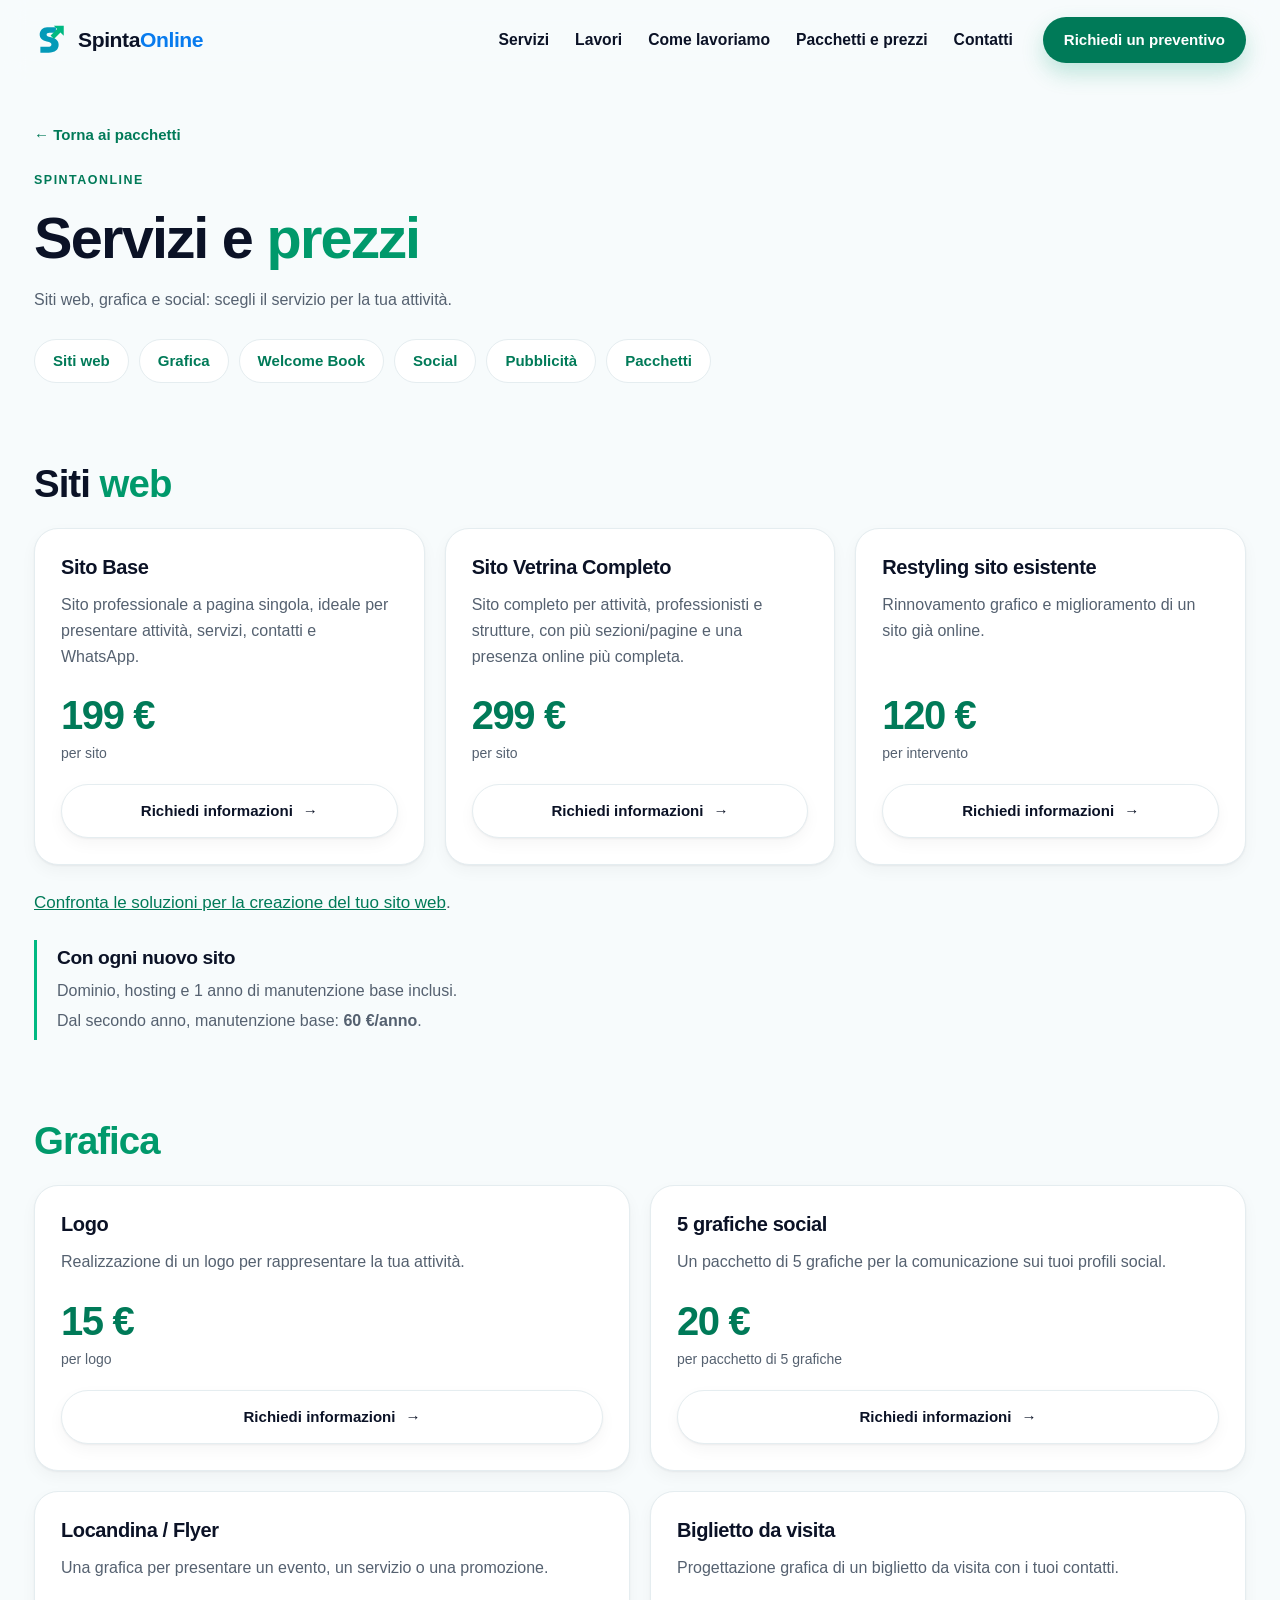
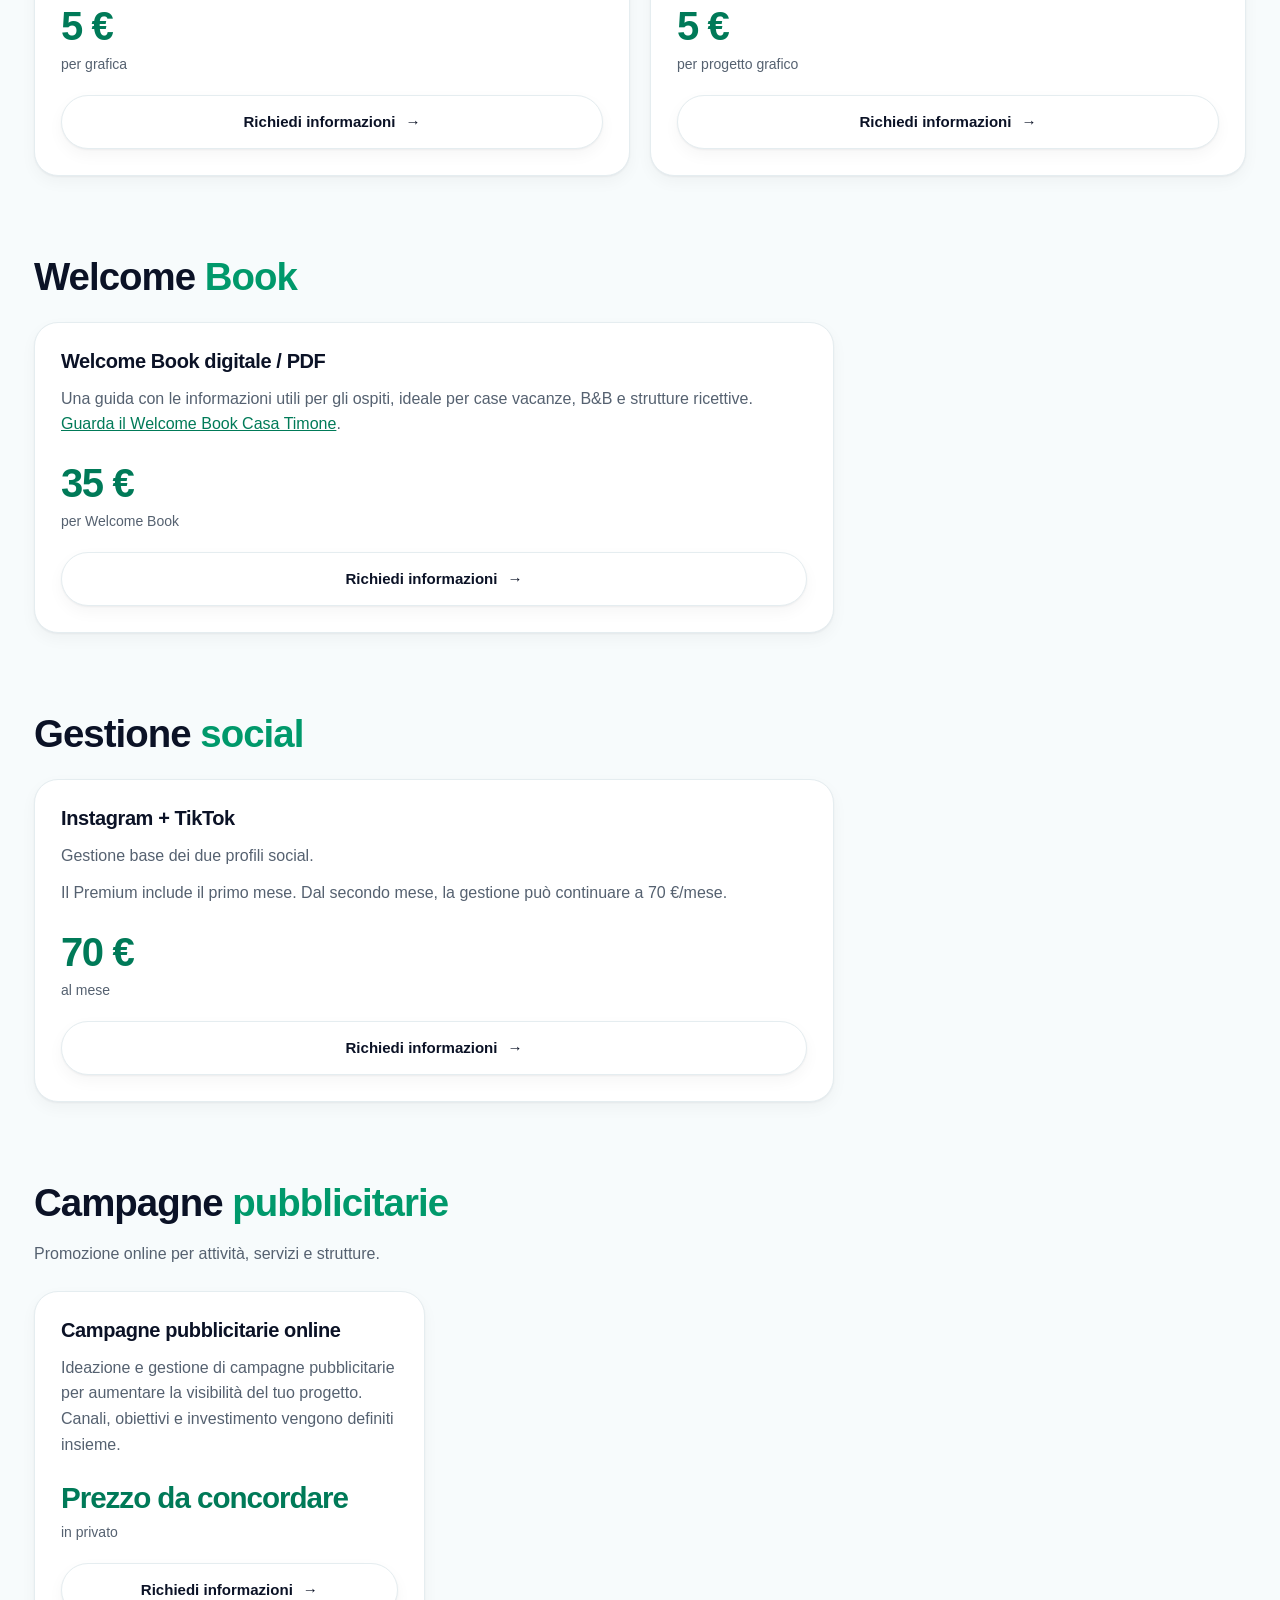
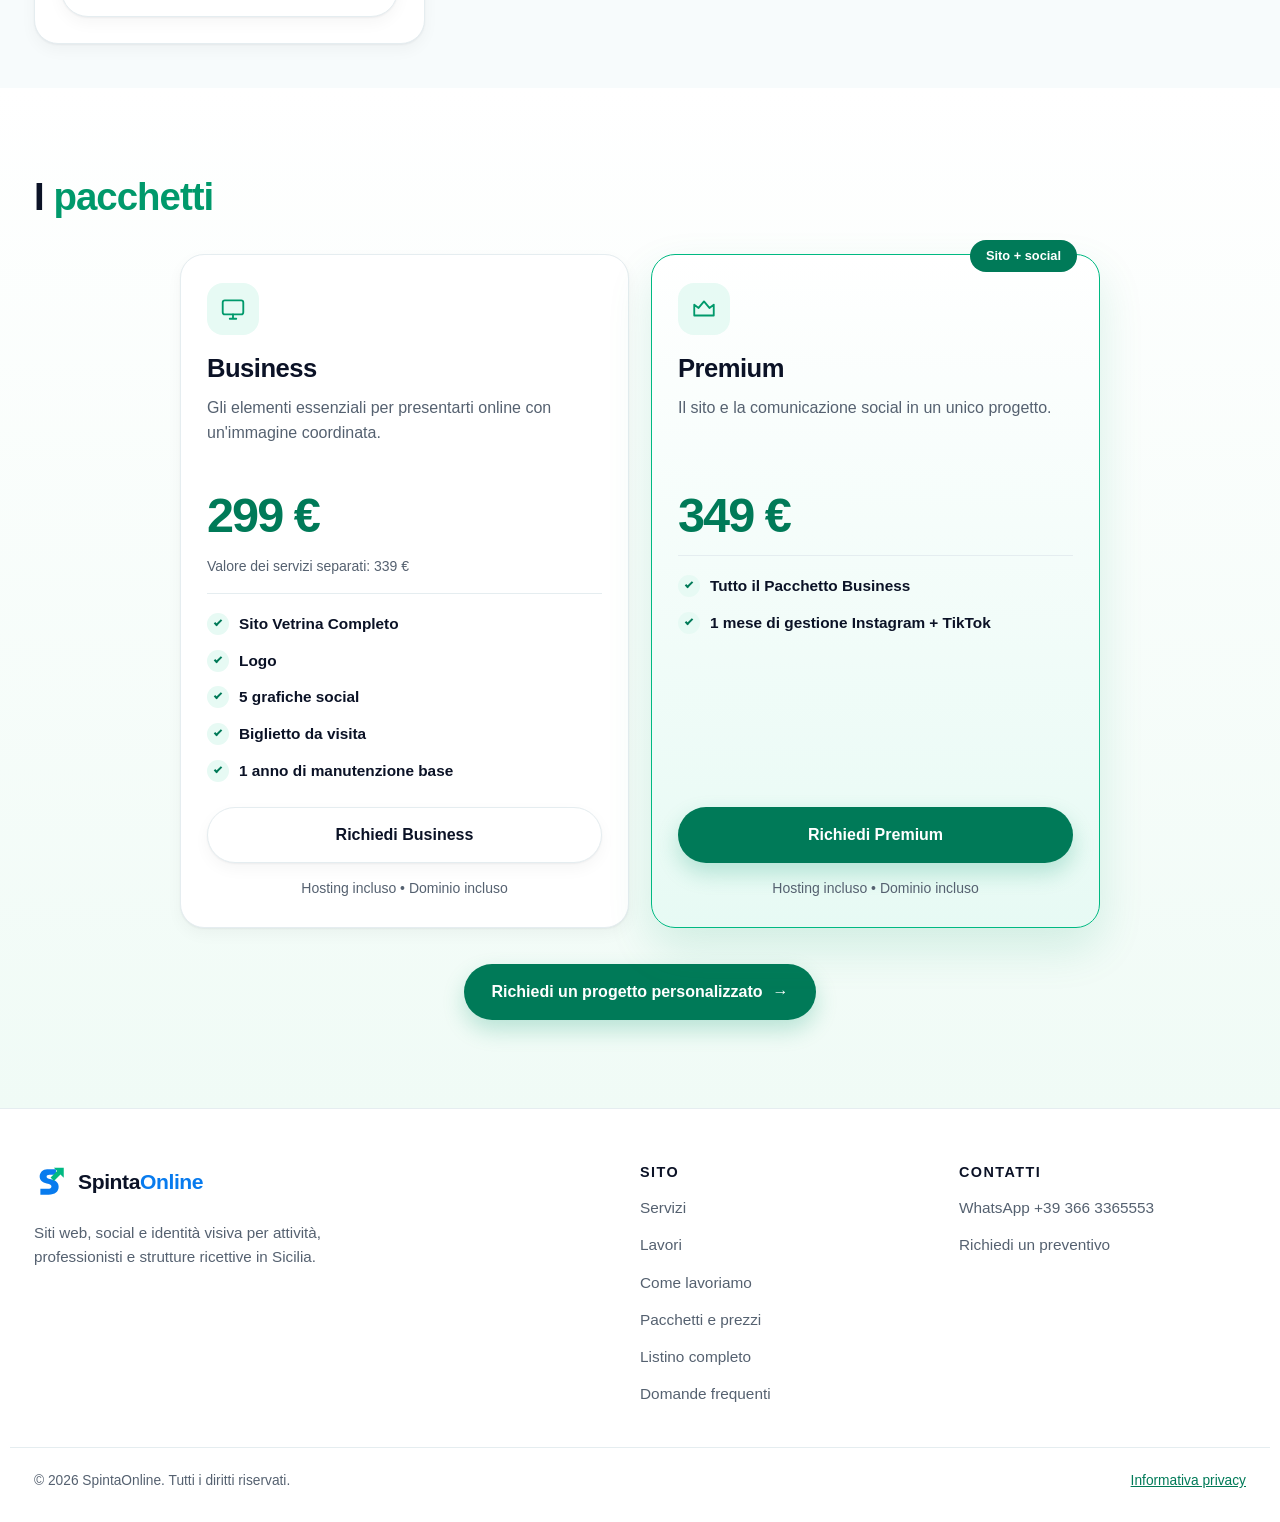
<file: prezzi.html>
<!DOCTYPE html>
<html lang="it">
<head>
<meta charset="utf-8" />
<meta name="viewport" content="width=device-width, initial-scale=1" />
<title>Prezzi siti web, social e grafica | SpintaOnline</title>
<meta name="description" content="Consulta il listino SpintaOnline: siti web da 199 €, Welcome Book 35 €, social 70 €/mese e campagne pubblicitarie a prezzo da concordare in privato." />
<meta name="theme-color" content="#F7FBFC" />
<link rel="canonical" href="https://www.spintaonline.it/prezzi.html" />
<meta property="og:type" content="website" />
<meta property="og:site_name" content="SpintaOnline" />
<meta property="og:locale" content="it_IT" />
<meta property="og:title" content="Prezzi siti web, social e grafica | SpintaOnline" />
<meta property="og:description" content="Consulta il listino SpintaOnline: siti web da 199 €, Welcome Book 35 €, social 70 €/mese e campagne pubblicitarie a prezzo da concordare in privato." />
<meta property="og:url" content="https://www.spintaonline.it/prezzi.html" />
<meta property="og:image" content="https://www.spintaonline.it/assets/images/spintaonline-social.jpg" />
<meta property="og:image:secure_url" content="https://www.spintaonline.it/assets/images/spintaonline-social.jpg" />
<meta property="og:image:type" content="image/jpeg" />
<meta property="og:image:width" content="1200" />
<meta property="og:image:height" content="630" />
<meta property="og:image:alt" content="SpintaOnline: creazione siti web, social, grafica e Welcome Book" />
<meta name="twitter:card" content="summary_large_image" />
<meta name="twitter:title" content="Prezzi siti web, social e grafica | SpintaOnline" />
<meta name="twitter:description" content="Consulta il listino SpintaOnline: siti web da 199 €, Welcome Book 35 €, social 70 €/mese e campagne pubblicitarie a prezzo da concordare in privato." />
<meta name="twitter:image" content="https://www.spintaonline.it/assets/images/spintaonline-social.jpg" />
<meta name="twitter:image:alt" content="SpintaOnline: creazione siti web, social, grafica e Welcome Book" />
<script type="application/ld+json">{"@context":"https://schema.org","@graph":[{"@type":"Organization","@id":"https://www.spintaonline.it/#organization","name":"SpintaOnline","url":"https://www.spintaonline.it/","logo":{"@type":"ImageObject","url":"https://www.spintaonline.it/assets/images/spintaonline-logo-192.png","width":192,"height":192},"telephone":"+393663365553","areaServed":{"@type":"AdministrativeArea","name":"Sicilia"},"description":"Siti web, gestione social, grafica e Welcome Book per attività, professionisti e strutture ricettive in Sicilia."},{"@type":"WebSite","@id":"https://www.spintaonline.it/#website","url":"https://www.spintaonline.it/","name":"SpintaOnline","inLanguage":"it-IT","publisher":{"@id":"https://www.spintaonline.it/#organization"}},{"@type":"WebPage","@id":"https://www.spintaonline.it/prezzi.html#webpage","url":"https://www.spintaonline.it/prezzi.html","name":"Prezzi siti web, social e grafica | SpintaOnline","description":"Consulta il listino SpintaOnline: siti web da 199 €, Welcome Book 35 €, social 70 €/mese. Scopri servizi inclusi e pacchetti Business e Premium.","inLanguage":"it-IT","isPartOf":{"@id":"https://www.spintaonline.it/#website"},"about":{"@id":"https://www.spintaonline.it/#organization"},"breadcrumb":{"@id":"https://www.spintaonline.it/prezzi.html#breadcrumb"},"mainEntity":{"@id":"https://www.spintaonline.it/prezzi.html#listino"}},{"@type":"BreadcrumbList","@id":"https://www.spintaonline.it/prezzi.html#breadcrumb","itemListElement":[{"@type":"ListItem","position":1,"name":"Home","item":"https://www.spintaonline.it/"},{"@type":"ListItem","position":2,"name":"Prezzi siti web, social e grafica","item":"https://www.spintaonline.it/prezzi.html"}]},{"@type":"OfferCatalog","@id":"https://www.spintaonline.it/prezzi.html#listino","name":"Listino SpintaOnline","itemListElement":[{"@type":"Offer","name":"Sito Base","price":"199","priceCurrency":"EUR","url":"https://www.spintaonline.it/prezzi.html","itemOffered":{"@type":"Service","name":"Sito Base","provider":{"@id":"https://www.spintaonline.it/#organization"}}},{"@type":"Offer","name":"Sito Vetrina Completo","price":"299","priceCurrency":"EUR","url":"https://www.spintaonline.it/prezzi.html","itemOffered":{"@type":"Service","name":"Sito Vetrina Completo","provider":{"@id":"https://www.spintaonline.it/#organization"}}},{"@type":"Offer","name":"Restyling sito esistente","price":"120","priceCurrency":"EUR","url":"https://www.spintaonline.it/prezzi.html","itemOffered":{"@type":"Service","name":"Restyling sito esistente","provider":{"@id":"https://www.spintaonline.it/#organization"}}},{"@type":"Offer","name":"Logo","price":"15","priceCurrency":"EUR","url":"https://www.spintaonline.it/prezzi.html","itemOffered":{"@type":"Service","name":"Logo","provider":{"@id":"https://www.spintaonline.it/#organization"}}},{"@type":"Offer","name":"5 grafiche social","price":"20","priceCurrency":"EUR","url":"https://www.spintaonline.it/prezzi.html","itemOffered":{"@type":"Service","name":"5 grafiche social","provider":{"@id":"https://www.spintaonline.it/#organization"}}},{"@type":"Offer","name":"Locandina / Flyer","price":"5","priceCurrency":"EUR","url":"https://www.spintaonline.it/prezzi.html","itemOffered":{"@type":"Service","name":"Locandina / Flyer","provider":{"@id":"https://www.spintaonline.it/#organization"}}},{"@type":"Offer","name":"Biglietto da visita","price":"5","priceCurrency":"EUR","url":"https://www.spintaonline.it/prezzi.html","itemOffered":{"@type":"Service","name":"Biglietto da visita","provider":{"@id":"https://www.spintaonline.it/#organization"}}},{"@type":"Offer","name":"Welcome Book digitale / PDF","price":"35","priceCurrency":"EUR","url":"https://www.spintaonline.it/prezzi.html","itemOffered":{"@type":"Service","name":"Welcome Book digitale / PDF","provider":{"@id":"https://www.spintaonline.it/#organization"}}},{"@type":"Offer","name":"Instagram + TikTok","price":"70","priceCurrency":"EUR","url":"https://www.spintaonline.it/prezzi.html","itemOffered":{"@type":"Service","name":"Instagram + TikTok","provider":{"@id":"https://www.spintaonline.it/#organization"}},"priceSpecification":{"@type":"UnitPriceSpecification","price":"70","priceCurrency":"EUR","unitText":"mese"}},{"@type":"Offer","name":"Pacchetto Business","price":"299","priceCurrency":"EUR","url":"https://www.spintaonline.it/prezzi.html","itemOffered":{"@type":"Service","name":"Pacchetto Business","provider":{"@id":"https://www.spintaonline.it/#organization"}}},{"@type":"Offer","name":"Pacchetto Premium","price":"349","priceCurrency":"EUR","url":"https://www.spintaonline.it/prezzi.html","itemOffered":{"@type":"Service","name":"Pacchetto Premium","provider":{"@id":"https://www.spintaonline.it/#organization"}}}]}]}</script>
<link rel="icon" href="favicon.svg" type="image/svg+xml" />
<link rel="icon" href="favicon-48.png" type="image/png" sizes="48x48" />
<link rel="apple-touch-icon" href="apple-touch-icon.png" sizes="180x180" />
<link rel="stylesheet" href="assets/css/style.css?v=20260907-audit" />
<script src="assets/js/main.js?v=20260906-seo" defer></script>
</head>
<body class="price-page">
<a class="skip-link" href="#main">Salta al contenuto</a>

<!-- ============ HEADER ============ -->
<header class="site-header" id="site-header">
  <div class="container header-inner">
    <a class="logo" href="index.html#top" aria-label="SpintaOnline, torna all'inizio">
      <svg class="logo-mark" viewBox="0 0 48 48" role="img" aria-hidden="true" focusable="false">
        <defs>
          <linearGradient id="lg" x1="0" y1="48" x2="48" y2="0">
            <stop offset="0" stop-color="#087BEE"/><stop offset="1" stop-color="#00B982"/>
          </linearGradient>
        </defs>
        <path d="M31 6H18.5C12.7 6 8 10.5 8 16.2c0 5.2 3.7 8.4 10 9.9 5 1.2 6.6 2.2 6.6 4.2 0 2-1.8 3.3-5 3.3H9v8.3h11.6c9 0 14.2-4.2 14.2-11.1 0-5.6-3.6-8.9-10.8-10.6-4.8-1.1-6.2-2-6.2-3.7 0-1.6 1.4-2.6 4.2-2.6H31z" fill="url(#lg)"/>
        <path d="M28 4h14v14l-4.6-4.6-9.2 9.2-4.8-4.8 9.2-9.2z" fill="#00B982"/>
      </svg>
      <span class="logo-text"><span>Spinta</span><span class="logo-text-blue">Online</span></span>
    </a>

    <button class="nav-toggle" id="nav-toggle" type="button" aria-expanded="false" aria-controls="primary-nav">
      <span class="nav-toggle-bars" aria-hidden="true"><span></span><span></span><span></span></span>
      <span class="sr-only">Apri il menu</span>
    </button>

    <nav class="nav" id="primary-nav" aria-label="Navigazione principale">
      <ul class="nav-list">
        <li><a href="index.html#servizi">Servizi</a></li>
        <li><a href="index.html#lavori">Lavori</a></li>
        <li><a href="index.html#processo">Come lavoriamo</a></li>
        <li><a href="index.html#pacchetti">Pacchetti e prezzi</a></li>
        <li><a href="index.html#contatti">Contatti</a></li>
      </ul>
      <a class="btn btn-primary btn-sm nav-cta" href="index.html#contatti">Richiedi un preventivo</a>
    </nav>
  </div>
</header>

<main id="main">
  <section class="section price-intro" id="top">
    <div class="container">
      <a class="back-link" href="index.html#pacchetti">← Torna ai pacchetti</a>
      <p class="eyebrow">SpintaOnline</p>
      <h1>Servizi e <span class="accent">prezzi</span></h1>
      <p class="lead">Siti web, grafica e social: scegli il servizio per la tua attività.</p>
      <nav class="price-categories" aria-label="Categorie del listino">
        <a href="#siti-web">Siti web</a><a href="#grafica">Grafica</a><a href="#welcome-book">Welcome Book</a><a href="#social">Social</a><a href="#pubblicita">Pubblicità</a><a href="#offerte">Pacchetti</a>
      </nav>
    </div>
  </section>
  <section class="section price-section" id="siti-web"><div class="container">
    <div class="section-head"><h2>Siti <span class="accent">web</span></h2></div>
    <div class="price-grid">
      <article class="card price-card">
        <h3>Sito Base</h3>
        <p class="price-description">Sito professionale a pagina singola, ideale per presentare attività, servizi, contatti e WhatsApp.</p>
        <p class="service-price">199 €<span>per sito</span></p>
        <a class="btn btn-ghost" href="index.html?servizio=Sito%20Base#contatti" aria-label="Richiedi informazioni: Sito Base">Richiedi informazioni <span aria-hidden="true">→</span></a>
      </article>
      <article class="card price-card">
        <h3>Sito Vetrina Completo</h3>
        <p class="price-description">Sito completo per attività, professionisti e strutture, con più sezioni/pagine e una presenza online più completa.</p>
        <p class="service-price">299 €<span>per sito</span></p>
        <a class="btn btn-ghost" href="index.html?servizio=Sito%20Vetrina%20Completo#contatti" aria-label="Richiedi informazioni: Sito Vetrina Completo">Richiedi informazioni <span aria-hidden="true">→</span></a>
      </article>
      <article class="card price-card">
        <h3>Restyling sito esistente</h3>
        <p class="price-description">Rinnovamento grafico e miglioramento di un sito già online.</p>
        <p class="service-price">120 €<span>per intervento</span></p>
        <a class="btn btn-ghost" href="index.html?servizio=Restyling%20sito%20esistente#contatti" aria-label="Richiedi informazioni: Restyling sito esistente">Richiedi informazioni <span aria-hidden="true">→</span></a>
      </article>
    </div>
    <p class="service-more"><a href="creazione-siti-web.html">Confronta le soluzioni per la creazione del tuo sito web</a>.</p>
    <div class="price-inclusions">
      <h3>Con ogni nuovo sito</h3>
      <p>Dominio, hosting e 1 anno di manutenzione base inclusi.</p>
      <p>Dal secondo anno, manutenzione base: <strong>60 €/anno</strong>.</p>
    </div>
  </div></section>
  <section class="section price-section" id="grafica"><div class="container">
    <div class="section-head"><h2><span class="accent">Grafica</span></h2></div>
    <div class="price-grid">
      <article class="card price-card">
        <h3>Logo</h3>
        <p class="price-description">Realizzazione di un logo per rappresentare la tua attività.</p>
        <p class="service-price">15 €<span>per logo</span></p>
        <a class="btn btn-ghost" href="index.html?servizio=Logo#contatti" aria-label="Richiedi informazioni: Logo">Richiedi informazioni <span aria-hidden="true">→</span></a>
      </article>
      <article class="card price-card">
        <h3>5 grafiche social</h3>
        <p class="price-description">Un pacchetto di 5 grafiche per la comunicazione sui tuoi profili social.</p>
        <p class="service-price">20 €<span>per pacchetto di 5 grafiche</span></p>
        <a class="btn btn-ghost" href="index.html?servizio=5%20grafiche%20social#contatti" aria-label="Richiedi informazioni: 5 grafiche social">Richiedi informazioni <span aria-hidden="true">→</span></a>
      </article>
      <article class="card price-card">
        <h3>Locandina / Flyer</h3>
        <p class="price-description">Una grafica per presentare un evento, un servizio o una promozione.</p>
        <p class="service-price">5 €<span>per grafica</span></p>
        <a class="btn btn-ghost" href="index.html?servizio=Locandina%20%2F%20Flyer#contatti" aria-label="Richiedi informazioni: Locandina / Flyer">Richiedi informazioni <span aria-hidden="true">→</span></a>
      </article>
      <article class="card price-card">
        <h3>Biglietto da visita</h3>
        <p class="price-description">Progettazione grafica di un biglietto da visita con i tuoi contatti.</p>
        <p class="service-price">5 €<span>per progetto grafico</span></p>
        <a class="btn btn-ghost" href="index.html?servizio=Biglietto%20da%20visita#contatti" aria-label="Richiedi informazioni: Biglietto da visita">Richiedi informazioni <span aria-hidden="true">→</span></a>
      </article>
    </div>
  </div></section>
  <section class="section price-section" id="welcome-book"><div class="container">
    <div class="section-head"><h2>Welcome <span class="accent">Book</span></h2></div>
    <div class="price-grid">
      <article class="card price-card">
        <h3>Welcome Book digitale / PDF</h3>
        <p class="price-description">Una guida con le informazioni utili per gli ospiti, ideale per case vacanze, B&amp;B e strutture ricettive. <a href="portfolio/welcome-book-casa-timone.html">Guarda il Welcome Book Casa Timone</a>.</p>
        <p class="service-price">35 €<span>per Welcome Book</span></p>
        <a class="btn btn-ghost" href="index.html?servizio=Welcome%20Book%20digitale%20%2F%20PDF#contatti" aria-label="Richiedi informazioni: Welcome Book digitale / PDF">Richiedi informazioni <span aria-hidden="true">→</span></a>
      </article>
    </div>
  </div></section>
  <section class="section price-section" id="social"><div class="container">
    <div class="section-head"><h2>Gestione <span class="accent">social</span></h2></div>
    <div class="price-grid">
      <article class="card price-card">
        <h3>Instagram + TikTok</h3>
        <p class="price-description">Gestione base dei due profili social.</p>
        <p class="price-description">Il Premium include il primo mese. Dal secondo mese, la gestione può continuare a 70 €/mese.</p>
        <p class="service-price">70 €<span>al mese</span></p>
        <a class="btn btn-ghost" href="index.html?servizio=Instagram%20%2B%20TikTok#contatti" aria-label="Richiedi informazioni: Instagram + TikTok">Richiedi informazioni <span aria-hidden="true">→</span></a>
      </article>
    </div>
  </div></section>
  <section class="section price-section" id="pubblicita"><div class="container">
    <div class="section-head"><h2>Campagne <span class="accent">pubblicitarie</span></h2><p class="lead">Promozione online per attività, servizi e strutture.</p></div>
    <div class="price-grid">
      <article class="card price-card">
        <h3>Campagne pubblicitarie online</h3>
        <p class="price-description">Ideazione e gestione di campagne pubblicitarie per aumentare la visibilità del tuo progetto. Canali, obiettivi e investimento vengono definiti insieme.</p>
        <p class="service-price service-price-text">Prezzo da concordare<span>in privato</span></p>
        <a class="btn btn-ghost" href="index.html?servizio=Campagne%20pubblicitarie#contatti" aria-label="Richiedi informazioni: Campagne pubblicitarie">Richiedi informazioni <span aria-hidden="true">→</span></a>
      </article>
    </div>
  </div></section>
  <section class="section section-soft price-packages" id="offerte">
    <div class="container">
      <div class="section-head"><h2>I <span class="accent">pacchetti</span></h2></div>
      <div class="plans">
        <article class="card plan">
          <span class="card-icon" aria-hidden="true"><svg viewBox="0 0 24 24"><rect x="2.5" y="4" width="19" height="13" rx="2"/><path d="M9 21h6M12 17v4"/></svg></span>
          <h3>Business</h3>
          <p class="plan-desc">Gli elementi essenziali per presentarti online con un'immagine coordinata.</p>
          <p class="plan-price">299 €</p>
          <p class="plan-value">Valore dei servizi separati: 339 €</p>
          <ul class="check-list">
            <li>Sito Vetrina Completo</li><li>Logo</li><li>5 grafiche social</li><li>Biglietto da visita</li><li>1 anno di manutenzione base</li>
          </ul>
          <a class="btn btn-ghost btn-block" href="index.html?servizio=Pacchetto%20Business#contatti">Richiedi Business</a>
          <p class="plan-note">Hosting incluso • Dominio incluso</p>
        </article>

        <article class="card plan plan-featured">
          <span class="plan-badge">Sito + social</span>
          <span class="card-icon" aria-hidden="true"><svg viewBox="0 0 24 24"><path d="M3 8l4 3 5-6 5 6 4-3v10H3z"/></svg></span>
          <h3>Premium</h3>
          <p class="plan-desc">Il sito e la comunicazione social in un unico progetto.</p>
          <p class="plan-price">349 €</p>
          <ul class="check-list">
            <li>Tutto il Pacchetto Business</li><li>1 mese di gestione Instagram + TikTok</li>
          </ul>
          <a class="btn btn-primary btn-block" href="index.html?servizio=Pacchetto%20Premium#contatti">Richiedi Premium</a>
          <p class="plan-note">Hosting incluso • Dominio incluso</p>
        </article>
      </div>
      <div class="center">
        <a class="btn btn-primary" href="index.html?servizio=Da%20definire#contatti">Richiedi un progetto personalizzato <span aria-hidden="true">→</span></a>
      </div>
    </div>
  </section>
</main>
<!-- ============ FOOTER ============ -->
<footer class="site-footer">
  <div class="container footer-grid">
    <div>
      <a class="logo" href="index.html#top" aria-label="SpintaOnline">
        <svg class="logo-mark" viewBox="0 0 48 48" aria-hidden="true" focusable="false">
          <path d="M31 6H18.5C12.7 6 8 10.5 8 16.2c0 5.2 3.7 8.4 10 9.9 5 1.2 6.6 2.2 6.6 4.2 0 2-1.8 3.3-5 3.3H9v8.3h11.6c9 0 14.2-4.2 14.2-11.1 0-5.6-3.6-8.9-10.8-10.6-4.8-1.1-6.2-2-6.2-3.7 0-1.6 1.4-2.6 4.2-2.6H31z" fill="#087BEE"/>
          <path d="M28 4h14v14l-4.6-4.6-9.2 9.2-4.8-4.8 9.2-9.2z" fill="#00B982"/>
        </svg>
        <span class="logo-text"><span>Spinta</span><span class="logo-text-blue">Online</span></span>
      </a>
      <p class="footer-desc">Siti web, social e identità visiva per attività, professionisti e strutture ricettive in Sicilia.</p>
    </div>
    <nav aria-label="Navigazione footer">
      <h2 class="footer-title">Sito</h2>
      <ul class="footer-links">
        <li><a href="index.html#servizi">Servizi</a></li>
        <li><a href="index.html#lavori">Lavori</a></li>
        <li><a href="index.html#processo">Come lavoriamo</a></li>
        <li><a href="index.html#pacchetti">Pacchetti e prezzi</a></li>
        <li><a href="prezzi.html" aria-current="page">Listino completo</a></li>
        <li><a href="index.html#faq">Domande frequenti</a></li>
      </ul>
    </nav>
    <div>
      <h2 class="footer-title">Contatti</h2>
      <ul class="footer-links">
        <li><a href="https://wa.me/393663365553" data-wa-base target="_blank" rel="noopener">WhatsApp +39 366 3365553</a></li>
        <li><a href="index.html#contatti">Richiedi un preventivo</a></li>
      </ul>
    </div>
  </div>
  <div class="container footer-bottom">
    <p>© <span id="year">2026</span> SpintaOnline. Tutti i diritti riservati.</p>
    <p class="footer-legal"><a href="privacy.html">Informativa privacy</a></p>
  </div>
</footer>

<!-- CTA persistente WhatsApp -->
<a class="wa-float" id="wa-float" href="https://wa.me/393663365553" data-wa-base target="_blank" rel="noopener">
  <svg viewBox="0 0 24 24" aria-hidden="true"><path d="M12 21a9 9 0 1 0-7.7-4.4L3 21l4.6-1.2A9 9 0 0 0 12 21z"/><path d="M9.2 9.1c.5 2 2.7 4.2 4.7 4.7l1-1.4 1.7 1c-.6 1.2-1.9 1.7-3.3 1.3-2.3-.7-4.3-2.7-5-5-.4-1.4.1-2.7 1.3-3.3l1 1.7z"/></svg>
  <span class="wa-float-text">Scrivici su WhatsApp</span>
</a>

</body>
</html>
</file>
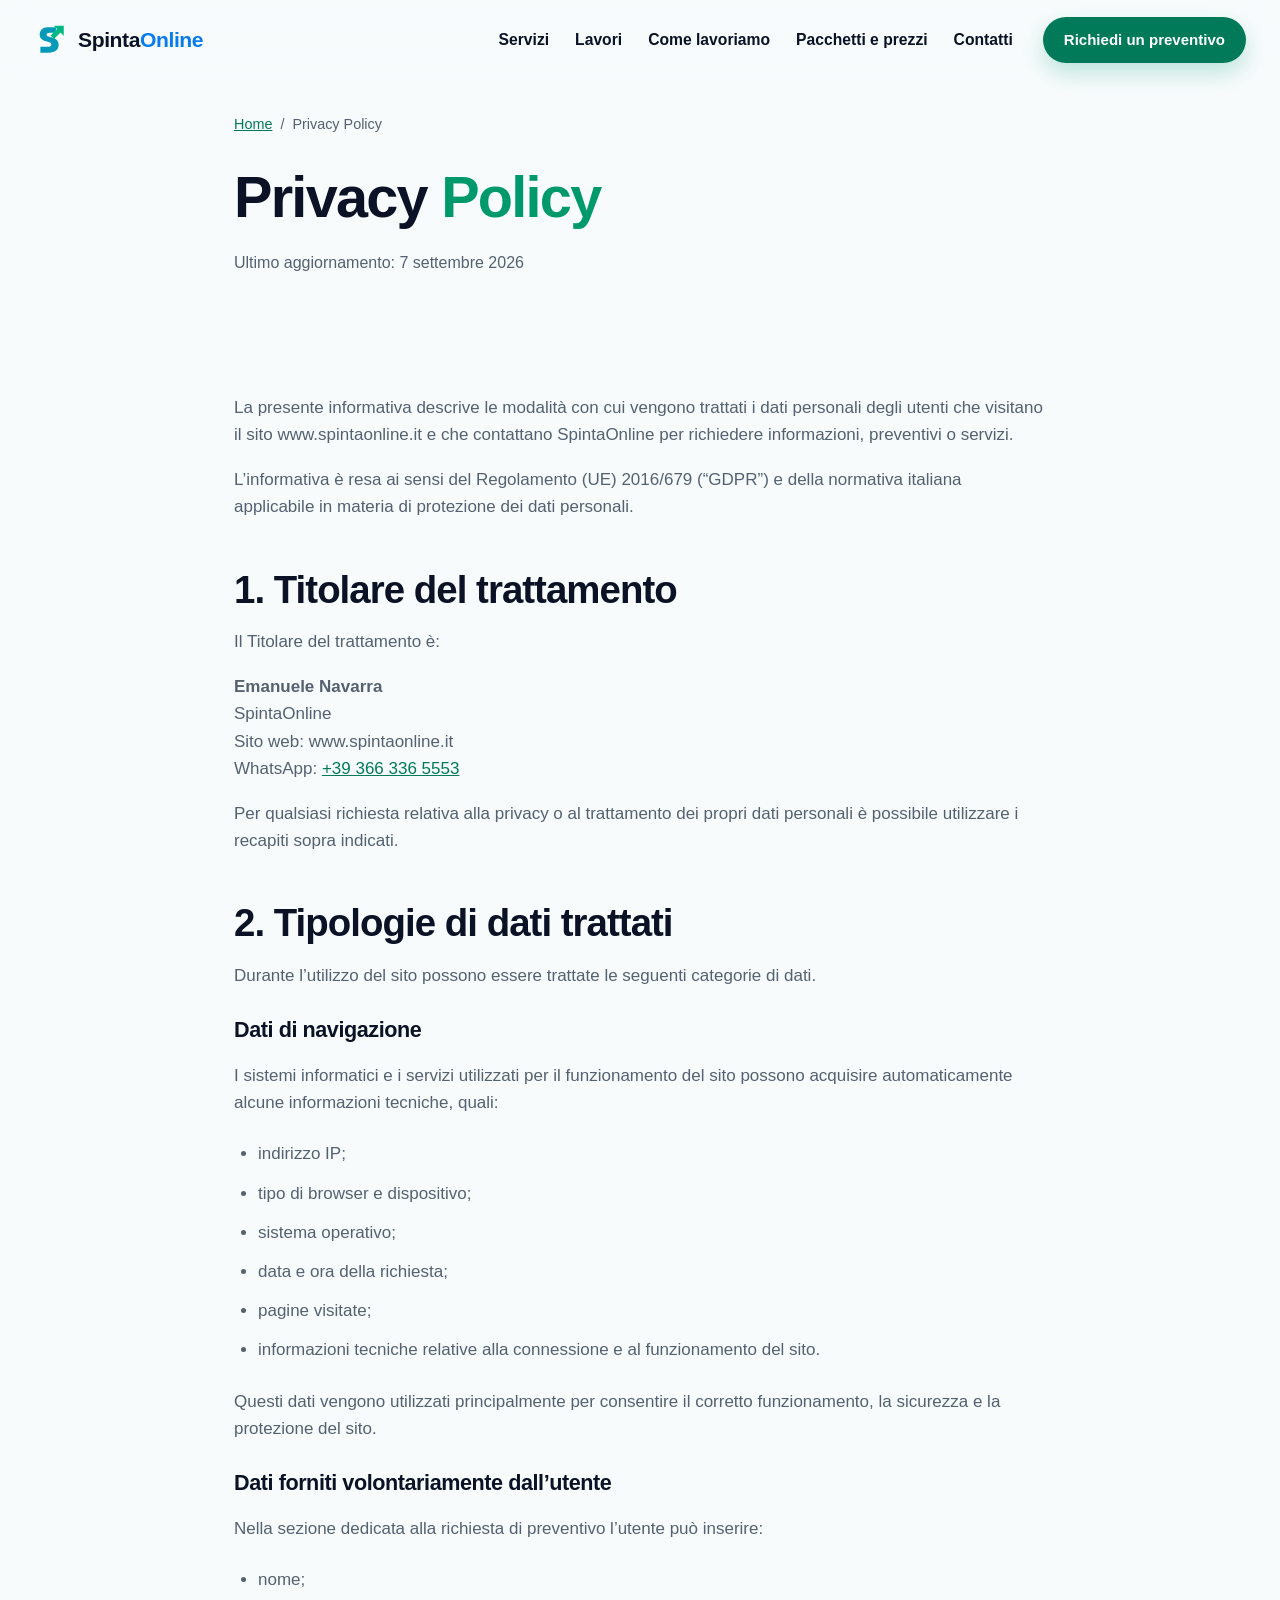
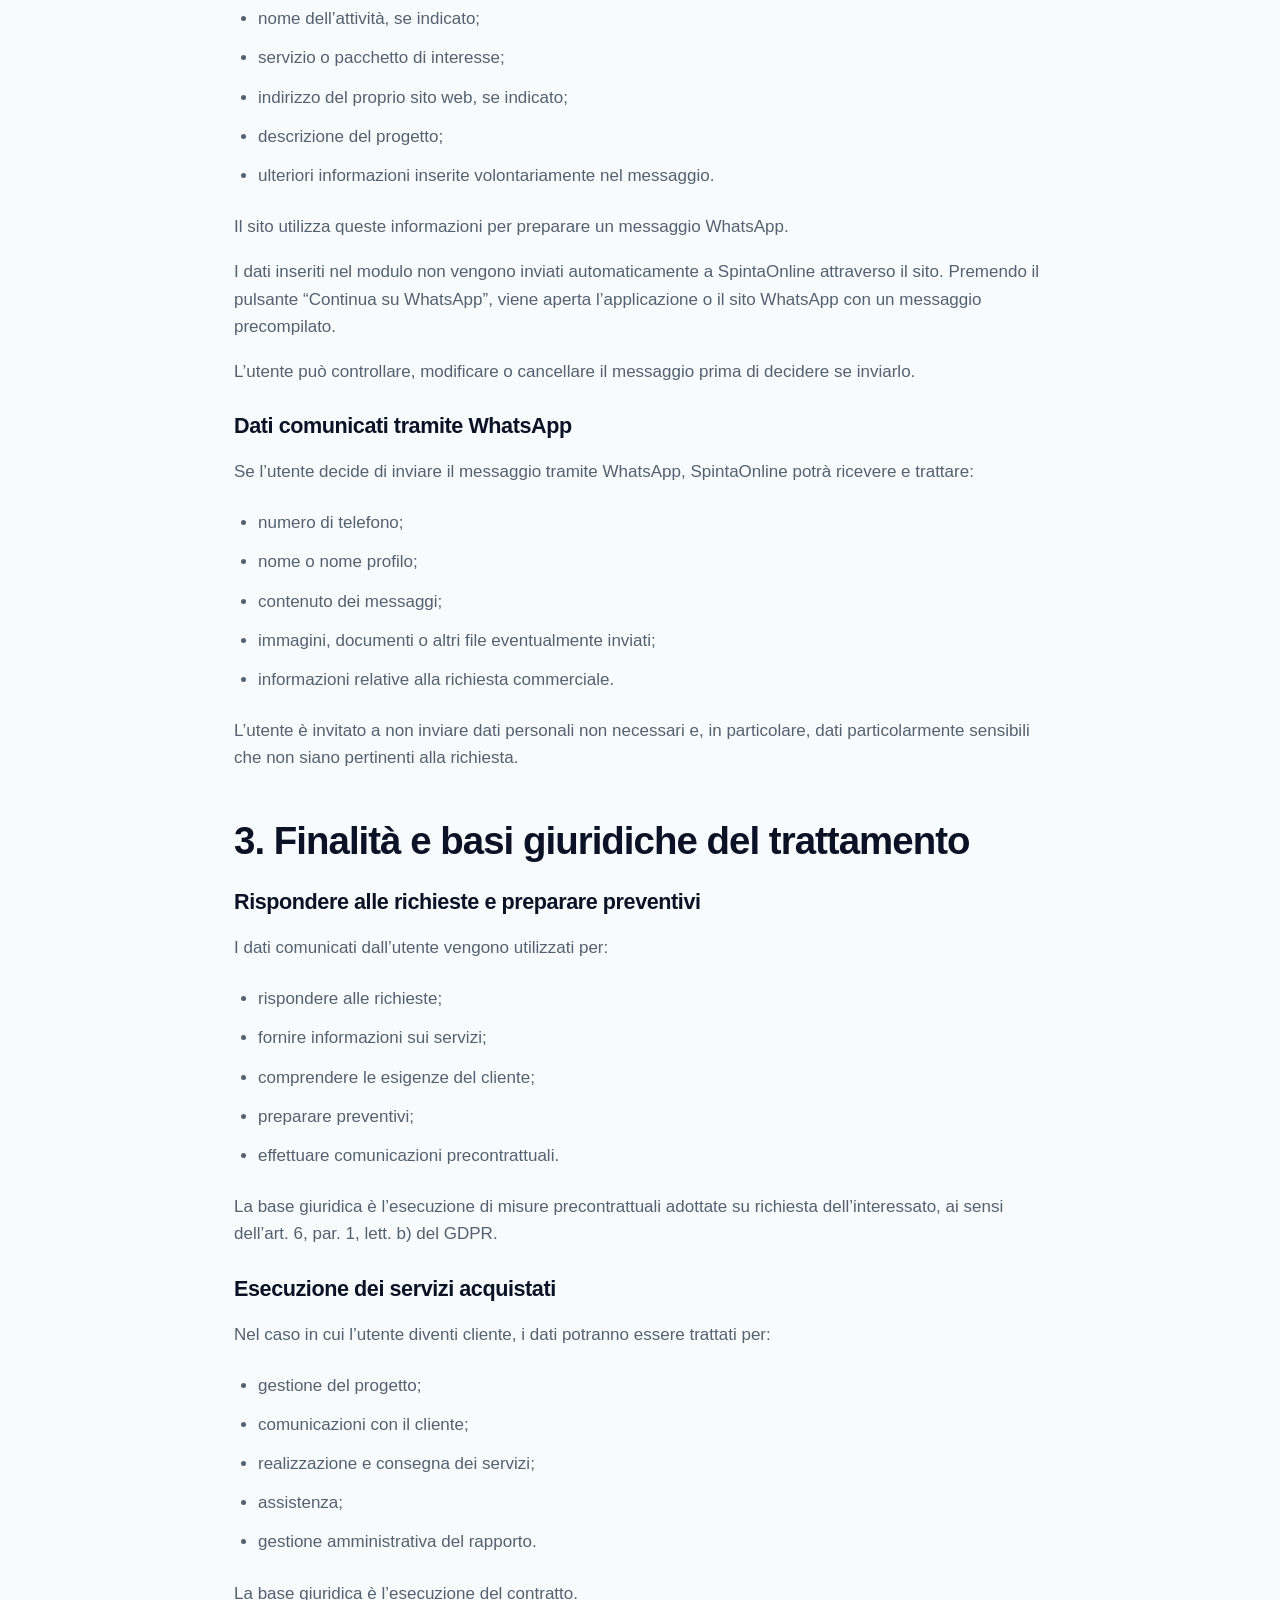
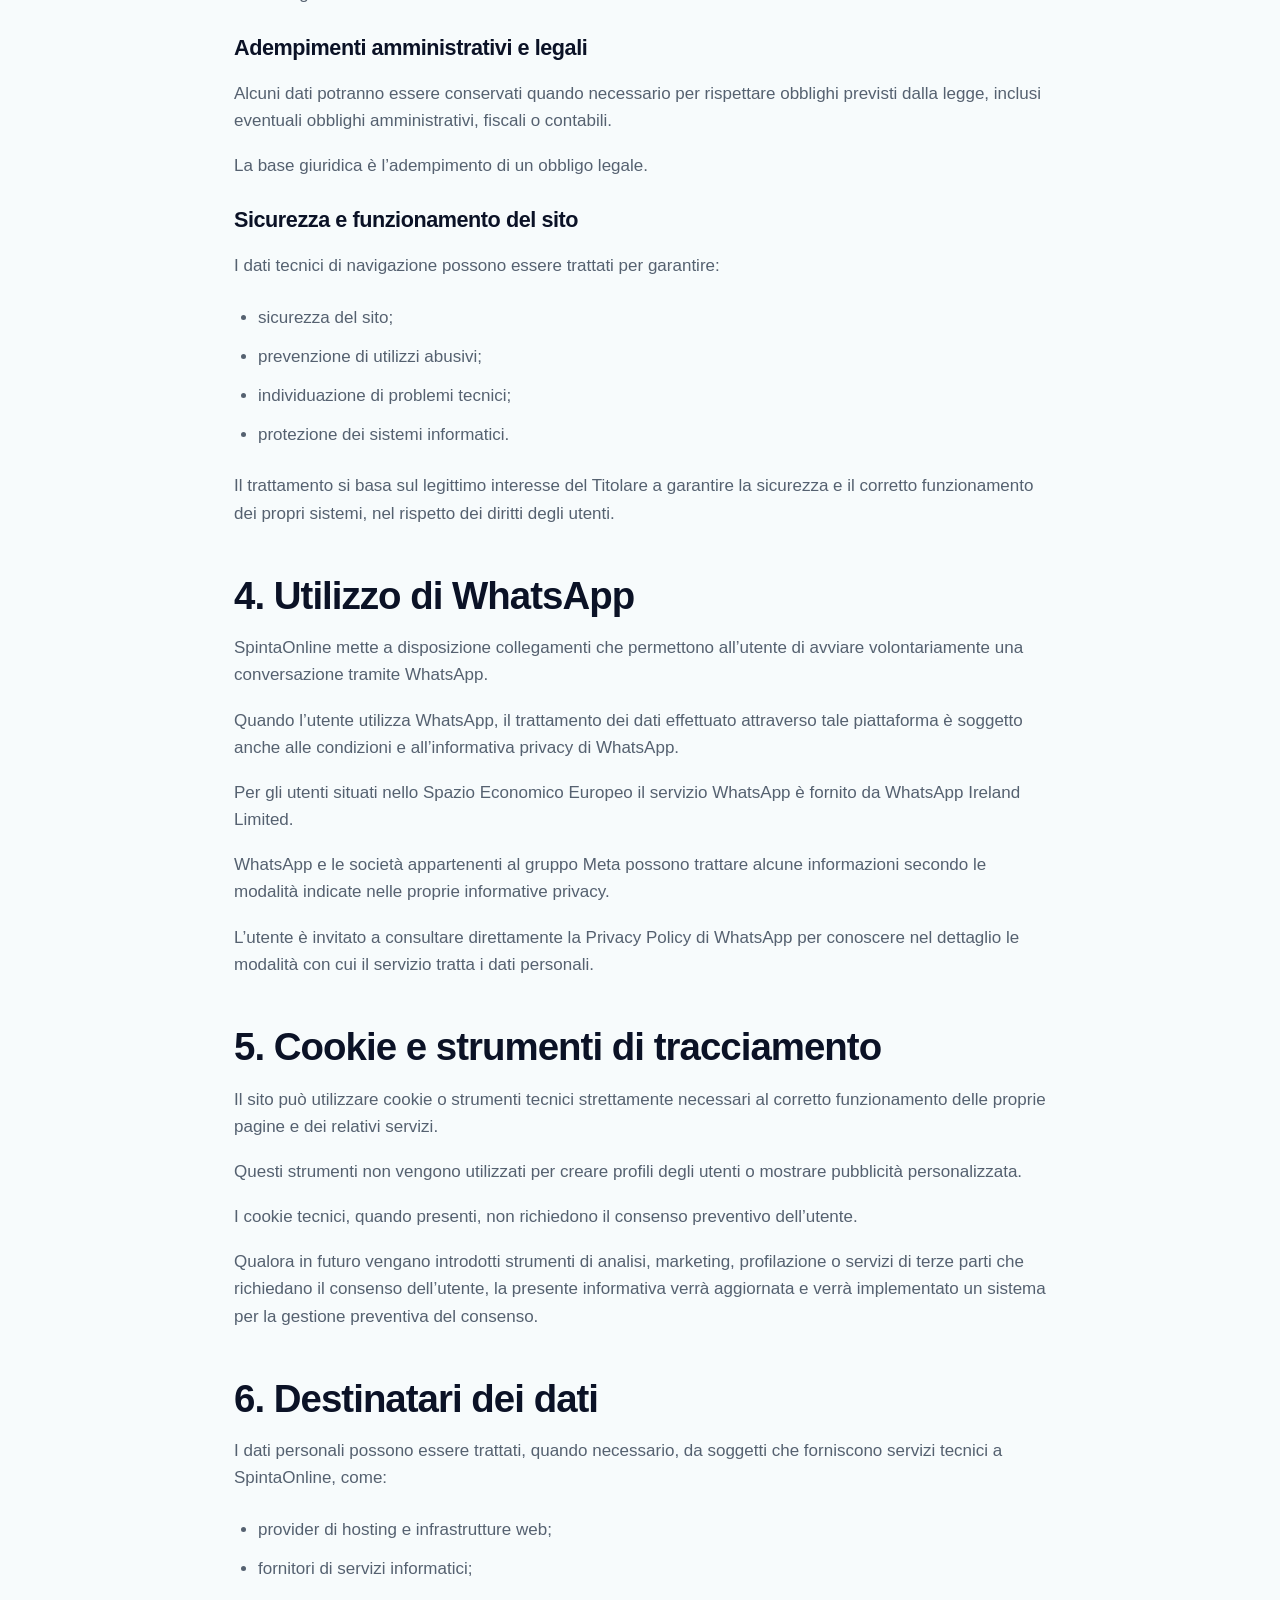
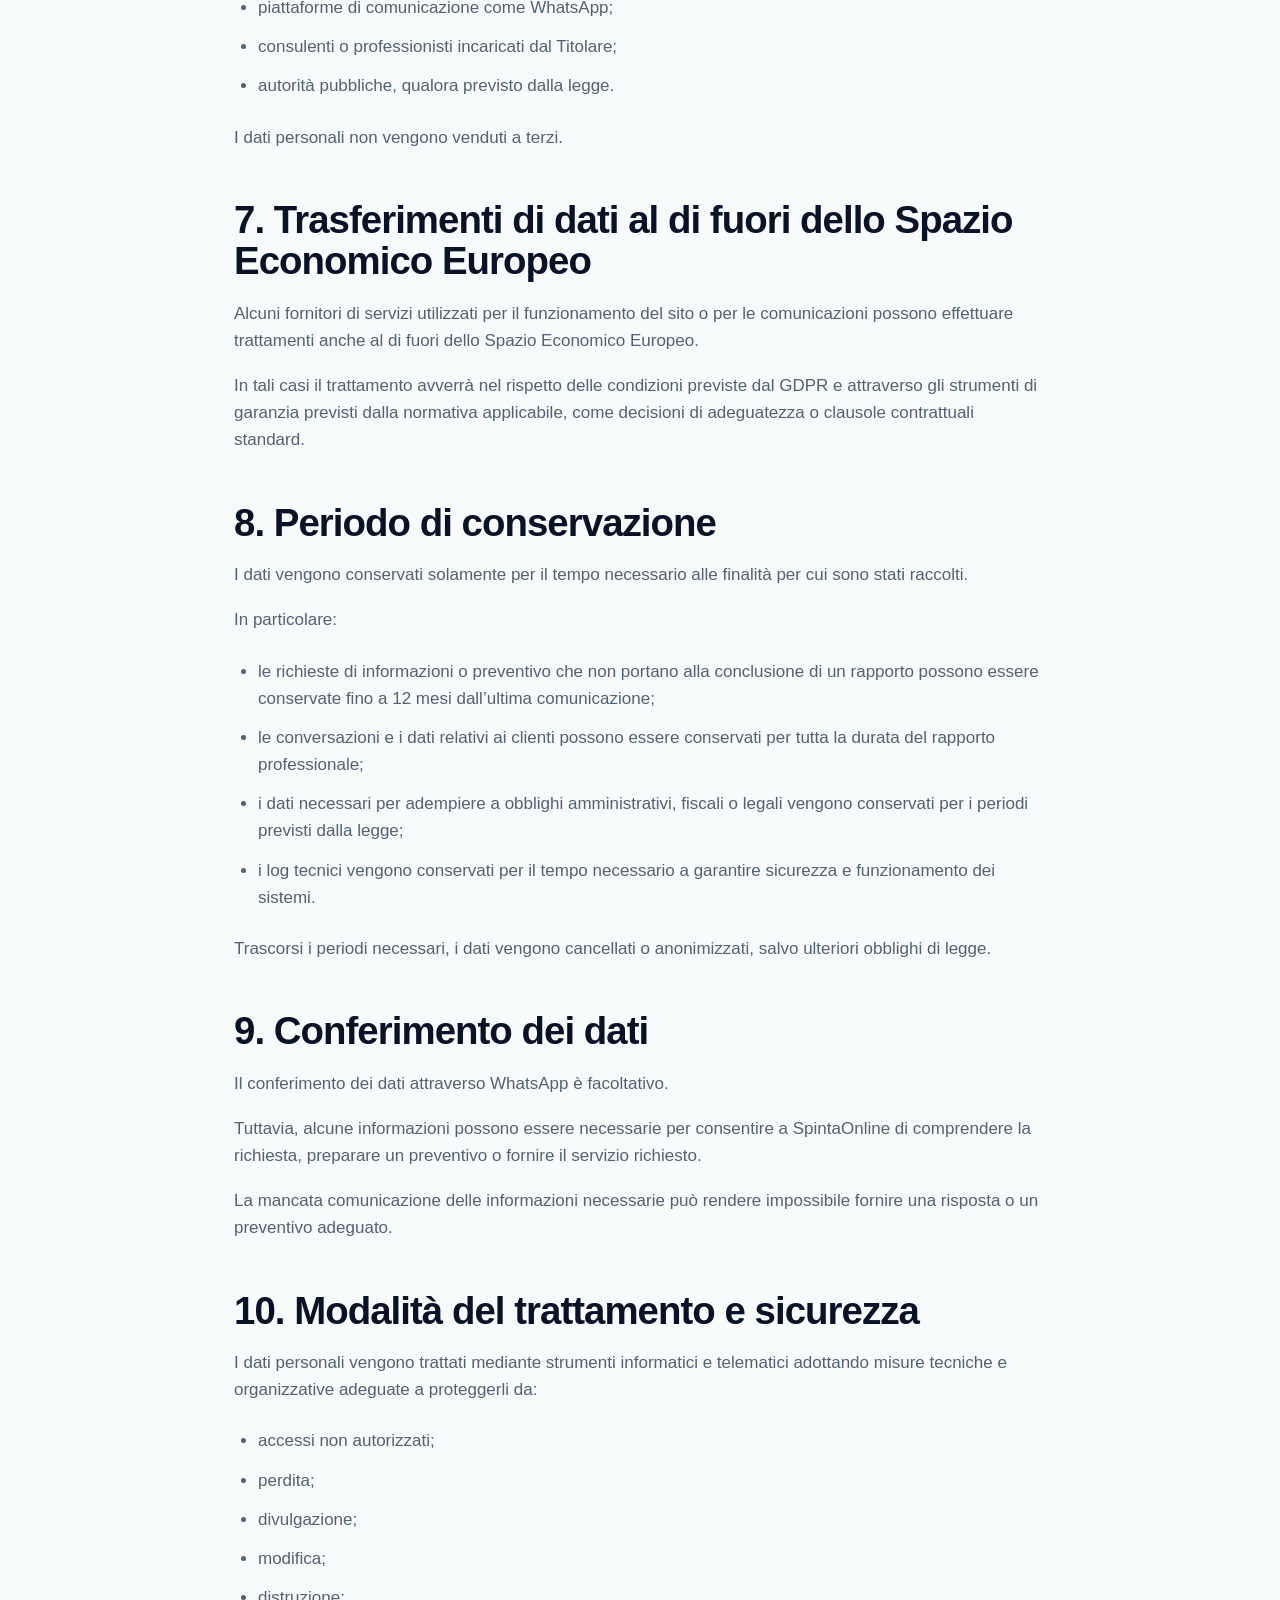
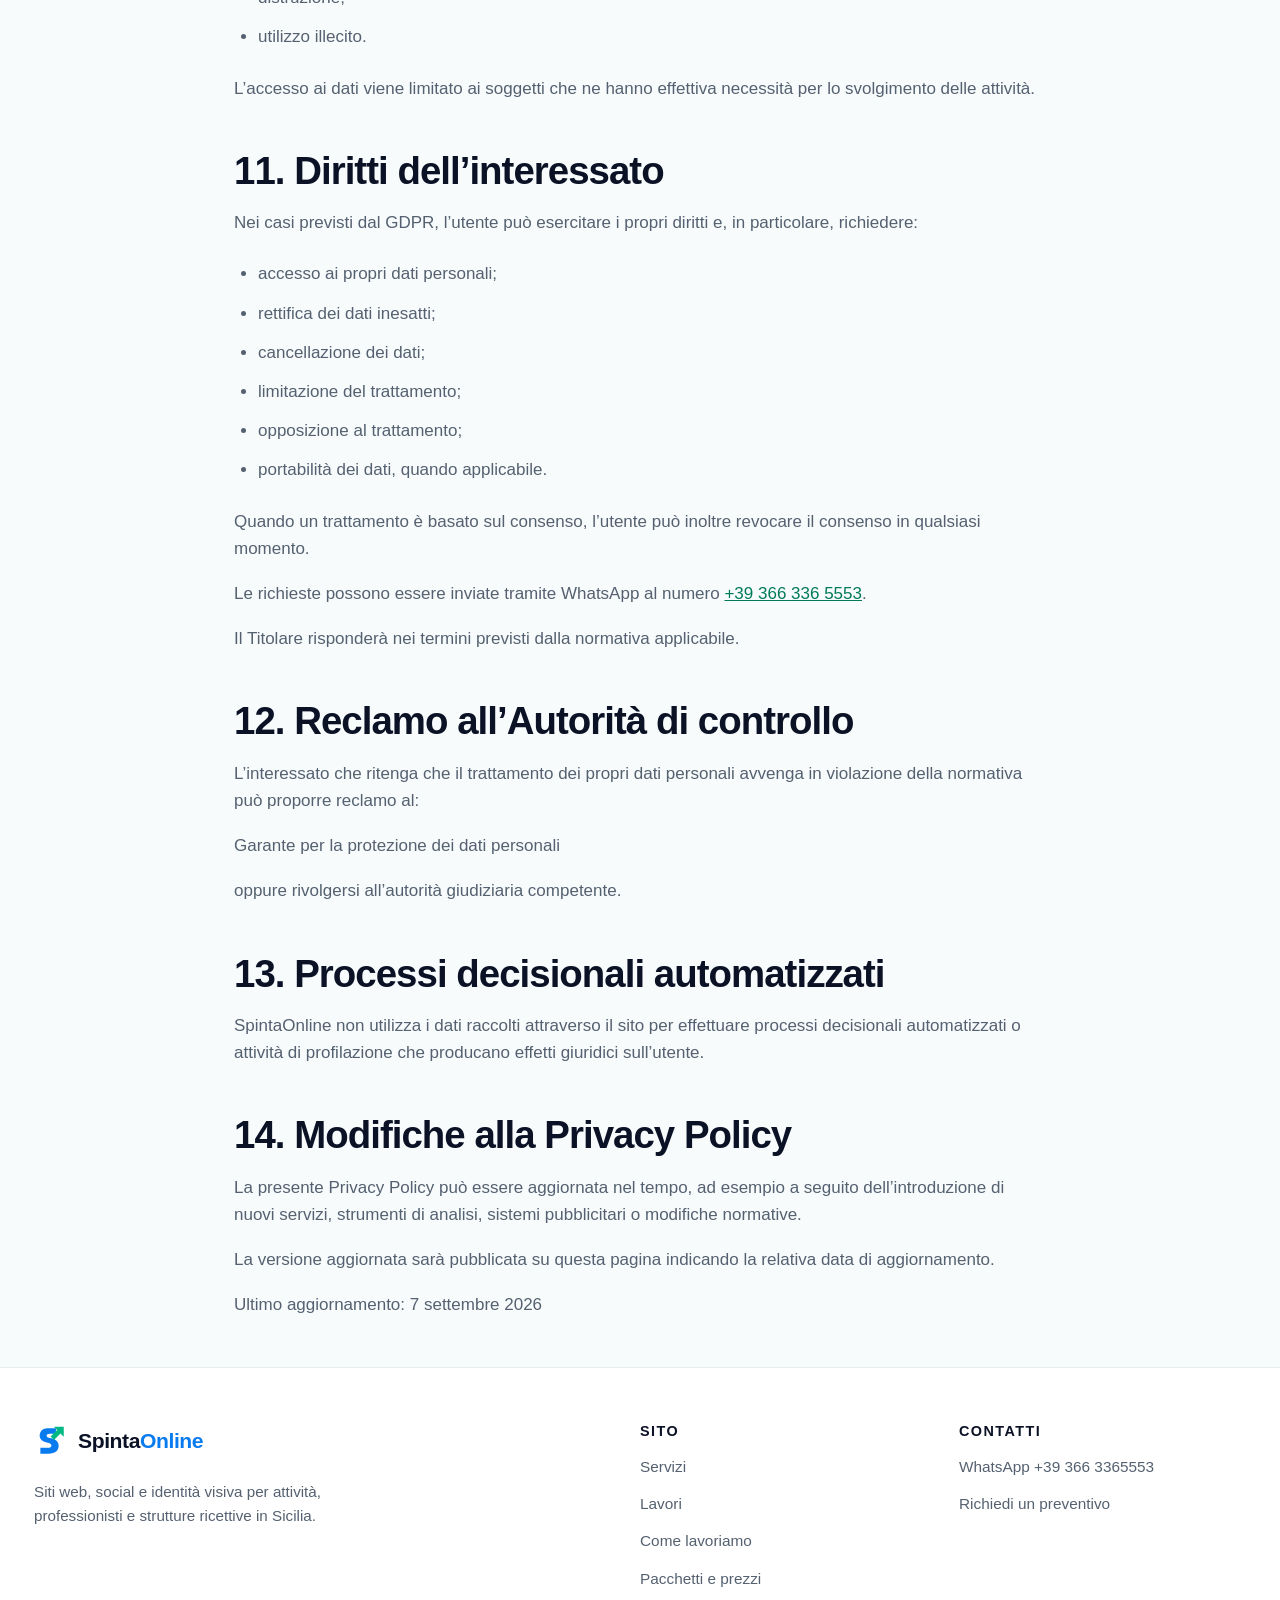
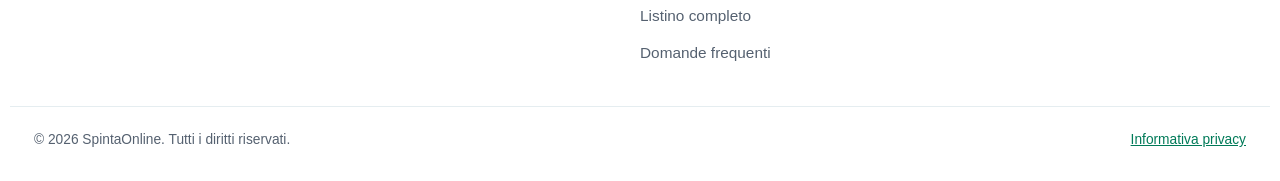
<file: privacy.html>
<!DOCTYPE html>
<html lang="it">
<head>
<meta charset="utf-8" />
<meta name="viewport" content="width=device-width, initial-scale=1" />
<title>Privacy Policy | SpintaOnline</title>
<meta name="description" content="Informativa sul trattamento dei dati personali degli utenti del sito SpintaOnline e delle richieste di contatto." />
<meta name="theme-color" content="#F7FBFC" />
<link rel="canonical" href="https://www.spintaonline.it/privacy.html" />
<meta property="og:type" content="website" />
<meta property="og:site_name" content="SpintaOnline" />
<meta property="og:locale" content="it_IT" />
<meta property="og:title" content="Privacy Policy | SpintaOnline" />
<meta property="og:description" content="Informativa sul trattamento dei dati personali degli utenti del sito SpintaOnline e delle richieste di contatto." />
<meta property="og:url" content="https://www.spintaonline.it/privacy.html" />
<meta property="og:image" content="https://www.spintaonline.it/assets/images/spintaonline-social.jpg" />
<meta property="og:image:secure_url" content="https://www.spintaonline.it/assets/images/spintaonline-social.jpg" />
<meta property="og:image:type" content="image/jpeg" />
<meta property="og:image:width" content="1200" />
<meta property="og:image:height" content="630" />
<meta property="og:image:alt" content="SpintaOnline: creazione siti web, social, grafica e Welcome Book" />
<meta name="twitter:card" content="summary_large_image" />
<meta name="twitter:title" content="Privacy Policy | SpintaOnline" />
<meta name="twitter:description" content="Informativa sul trattamento dei dati personali degli utenti del sito SpintaOnline e delle richieste di contatto." />
<meta name="twitter:image" content="https://www.spintaonline.it/assets/images/spintaonline-social.jpg" />
<meta name="twitter:image:alt" content="SpintaOnline: creazione siti web, social, grafica e Welcome Book" />
<script type="application/ld+json">{"@context":"https://schema.org","@graph":[{"@type":"Organization","@id":"https://www.spintaonline.it/#organization","name":"SpintaOnline","url":"https://www.spintaonline.it/","logo":{"@type":"ImageObject","url":"https://www.spintaonline.it/assets/images/spintaonline-logo-192.png","width":192,"height":192},"telephone":"+393663365553","areaServed":{"@type":"AdministrativeArea","name":"Sicilia"},"description":"Siti web, gestione social, grafica e Welcome Book per attività, professionisti e strutture ricettive in Sicilia."},{"@type":"WebSite","@id":"https://www.spintaonline.it/#website","url":"https://www.spintaonline.it/","name":"SpintaOnline","inLanguage":"it-IT","publisher":{"@id":"https://www.spintaonline.it/#organization"}},{"@type":"WebPage","@id":"https://www.spintaonline.it/privacy.html#webpage","url":"https://www.spintaonline.it/privacy.html","name":"Privacy Policy | SpintaOnline","description":"Informativa sul trattamento dei dati personali degli utenti del sito SpintaOnline e delle richieste di contatto.","inLanguage":"it-IT","isPartOf":{"@id":"https://www.spintaonline.it/#website"},"about":{"@id":"https://www.spintaonline.it/#organization"}}]}</script>
<link rel="icon" href="favicon.svg" type="image/svg+xml" />
<link rel="icon" href="favicon-48.png" type="image/png" sizes="48x48" />
<link rel="apple-touch-icon" href="apple-touch-icon.png" sizes="180x180" />
<link rel="stylesheet" href="assets/css/style.css?v=20260907-audit" />
<script src="assets/js/main.js?v=20260906-seo" defer></script>
</head>
<body class="detail-page">
<a class="skip-link" href="#main">Salta al contenuto</a>
<header class="site-header" id="site-header">
  <div class="container header-inner">
    <a class="logo" href="index.html#top" aria-label="SpintaOnline, torna all'inizio">
      <svg class="logo-mark" viewBox="0 0 48 48" role="img" aria-hidden="true" focusable="false">
        <defs>
          <linearGradient id="lg" x1="0" y1="48" x2="48" y2="0">
            <stop offset="0" stop-color="#087BEE"/><stop offset="1" stop-color="#00B982"/>
          </linearGradient>
        </defs>
        <path d="M31 6H18.5C12.7 6 8 10.5 8 16.2c0 5.2 3.7 8.4 10 9.9 5 1.2 6.6 2.2 6.6 4.2 0 2-1.8 3.3-5 3.3H9v8.3h11.6c9 0 14.2-4.2 14.2-11.1 0-5.6-3.6-8.9-10.8-10.6-4.8-1.1-6.2-2-6.2-3.7 0-1.6 1.4-2.6 4.2-2.6H31z" fill="url(#lg)"/>
        <path d="M28 4h14v14l-4.6-4.6-9.2 9.2-4.8-4.8 9.2-9.2z" fill="#00B982"/>
      </svg>
      <span class="logo-text"><span>Spinta</span><span class="logo-text-blue">Online</span></span>
    </a>

    <button class="nav-toggle" id="nav-toggle" type="button" aria-expanded="false" aria-controls="primary-nav">
      <span class="nav-toggle-bars" aria-hidden="true"><span></span><span></span><span></span></span>
      <span class="sr-only">Apri il menu</span>
    </button>

    <nav class="nav" id="primary-nav" aria-label="Navigazione principale">
      <ul class="nav-list">
        <li><a href="index.html#servizi">Servizi</a></li>
        <li><a href="index.html#lavori">Lavori</a></li>
        <li><a href="index.html#processo">Come lavoriamo</a></li>
        <li><a href="index.html#pacchetti">Pacchetti e prezzi</a></li>
        <li><a href="index.html#contatti">Contatti</a></li>
      </ul>
      <a class="btn btn-primary btn-sm nav-cta" href="index.html#contatti">Richiedi un preventivo</a>
    </nav>
  </div>
</header>
<main id="main">
  <section class="detail-intro"><div class="container detail-reading">
    <nav class="breadcrumbs" aria-label="Percorso di navigazione"><ol><li><a href="index.html">Home</a></li><li aria-current="page">Privacy Policy</li></ol></nav>
    <h1>Privacy <span class="accent">Policy</span></h1>
    <p class="lead">Ultimo aggiornamento: <time datetime="2026-09-07">7 settembre 2026</time></p>
  </div></section>
  <section class="section detail-section"><div class="container detail-copy detail-reading privacy-copy">
    <p>La presente informativa descrive le modalità con cui vengono trattati i dati personali degli utenti che visitano il sito www.spintaonline.it e che contattano SpintaOnline per richiedere informazioni, preventivi o servizi.</p>
    <p>L’informativa è resa ai sensi del Regolamento (UE) 2016/679 (“GDPR”) e della normativa italiana applicabile in materia di protezione dei dati personali.</p>

    <h2>1. Titolare del trattamento</h2>
    <p>Il Titolare del trattamento è:</p>
    <p><strong>Emanuele Navarra</strong><br />SpintaOnline<br />Sito web: www.spintaonline.it<br />WhatsApp: <a href="https://wa.me/393663365553" target="_blank" rel="noopener">+39 366 336 5553</a></p>
    <p>Per qualsiasi richiesta relativa alla privacy o al trattamento dei propri dati personali è possibile utilizzare i recapiti sopra indicati.</p>

    <h2>2. Tipologie di dati trattati</h2>
    <p>Durante l’utilizzo del sito possono essere trattate le seguenti categorie di dati.</p>
    <h3>Dati di navigazione</h3>
    <p>I sistemi informatici e i servizi utilizzati per il funzionamento del sito possono acquisire automaticamente alcune informazioni tecniche, quali:</p>
    <ul class="detail-list"><li>indirizzo IP;</li><li>tipo di browser e dispositivo;</li><li>sistema operativo;</li><li>data e ora della richiesta;</li><li>pagine visitate;</li><li>informazioni tecniche relative alla connessione e al funzionamento del sito.</li></ul>
    <p>Questi dati vengono utilizzati principalmente per consentire il corretto funzionamento, la sicurezza e la protezione del sito.</p>
    <h3>Dati forniti volontariamente dall’utente</h3>
    <p>Nella sezione dedicata alla richiesta di preventivo l’utente può inserire:</p>
    <ul class="detail-list"><li>nome;</li><li>nome dell’attività, se indicato;</li><li>servizio o pacchetto di interesse;</li><li>indirizzo del proprio sito web, se indicato;</li><li>descrizione del progetto;</li><li>ulteriori informazioni inserite volontariamente nel messaggio.</li></ul>
    <p>Il sito utilizza queste informazioni per preparare un messaggio WhatsApp.</p>
    <p>I dati inseriti nel modulo non vengono inviati automaticamente a SpintaOnline attraverso il sito. Premendo il pulsante “Continua su WhatsApp”, viene aperta l’applicazione o il sito WhatsApp con un messaggio precompilato.</p>
    <p>L’utente può controllare, modificare o cancellare il messaggio prima di decidere se inviarlo.</p>
    <h3>Dati comunicati tramite WhatsApp</h3>
    <p>Se l’utente decide di inviare il messaggio tramite WhatsApp, SpintaOnline potrà ricevere e trattare:</p>
    <ul class="detail-list"><li>numero di telefono;</li><li>nome o nome profilo;</li><li>contenuto dei messaggi;</li><li>immagini, documenti o altri file eventualmente inviati;</li><li>informazioni relative alla richiesta commerciale.</li></ul>
    <p>L’utente è invitato a non inviare dati personali non necessari e, in particolare, dati particolarmente sensibili che non siano pertinenti alla richiesta.</p>

    <h2>3. Finalità e basi giuridiche del trattamento</h2>
    <h3>Rispondere alle richieste e preparare preventivi</h3>
    <p>I dati comunicati dall’utente vengono utilizzati per:</p>
    <ul class="detail-list"><li>rispondere alle richieste;</li><li>fornire informazioni sui servizi;</li><li>comprendere le esigenze del cliente;</li><li>preparare preventivi;</li><li>effettuare comunicazioni precontrattuali.</li></ul>
    <p>La base giuridica è l’esecuzione di misure precontrattuali adottate su richiesta dell’interessato, ai sensi dell’art. 6, par. 1, lett. b) del GDPR.</p>
    <h3>Esecuzione dei servizi acquistati</h3>
    <p>Nel caso in cui l’utente diventi cliente, i dati potranno essere trattati per:</p>
    <ul class="detail-list"><li>gestione del progetto;</li><li>comunicazioni con il cliente;</li><li>realizzazione e consegna dei servizi;</li><li>assistenza;</li><li>gestione amministrativa del rapporto.</li></ul>
    <p>La base giuridica è l’esecuzione del contratto.</p>
    <h3>Adempimenti amministrativi e legali</h3>
    <p>Alcuni dati potranno essere conservati quando necessario per rispettare obblighi previsti dalla legge, inclusi eventuali obblighi amministrativi, fiscali o contabili.</p>
    <p>La base giuridica è l’adempimento di un obbligo legale.</p>
    <h3>Sicurezza e funzionamento del sito</h3>
    <p>I dati tecnici di navigazione possono essere trattati per garantire:</p>
    <ul class="detail-list"><li>sicurezza del sito;</li><li>prevenzione di utilizzi abusivi;</li><li>individuazione di problemi tecnici;</li><li>protezione dei sistemi informatici.</li></ul>
    <p>Il trattamento si basa sul legittimo interesse del Titolare a garantire la sicurezza e il corretto funzionamento dei propri sistemi, nel rispetto dei diritti degli utenti.</p>

    <h2>4. Utilizzo di WhatsApp</h2>
    <p>SpintaOnline mette a disposizione collegamenti che permettono all’utente di avviare volontariamente una conversazione tramite WhatsApp.</p>
    <p>Quando l’utente utilizza WhatsApp, il trattamento dei dati effettuato attraverso tale piattaforma è soggetto anche alle condizioni e all’informativa privacy di WhatsApp.</p>
    <p>Per gli utenti situati nello Spazio Economico Europeo il servizio WhatsApp è fornito da WhatsApp Ireland Limited.</p>
    <p>WhatsApp e le società appartenenti al gruppo Meta possono trattare alcune informazioni secondo le modalità indicate nelle proprie informative privacy.</p>
    <p>L’utente è invitato a consultare direttamente la Privacy Policy di WhatsApp per conoscere nel dettaglio le modalità con cui il servizio tratta i dati personali.</p>

    <h2>5. Cookie e strumenti di tracciamento</h2>
    <p>Il sito può utilizzare cookie o strumenti tecnici strettamente necessari al corretto funzionamento delle proprie pagine e dei relativi servizi.</p>
    <p>Questi strumenti non vengono utilizzati per creare profili degli utenti o mostrare pubblicità personalizzata.</p>
    <p>I cookie tecnici, quando presenti, non richiedono il consenso preventivo dell’utente.</p>
    <p>Qualora in futuro vengano introdotti strumenti di analisi, marketing, profilazione o servizi di terze parti che richiedano il consenso dell’utente, la presente informativa verrà aggiornata e verrà implementato un sistema per la gestione preventiva del consenso.</p>

    <h2>6. Destinatari dei dati</h2>
    <p>I dati personali possono essere trattati, quando necessario, da soggetti che forniscono servizi tecnici a SpintaOnline, come:</p>
    <ul class="detail-list"><li>provider di hosting e infrastrutture web;</li><li>fornitori di servizi informatici;</li><li>piattaforme di comunicazione come WhatsApp;</li><li>consulenti o professionisti incaricati dal Titolare;</li><li>autorità pubbliche, qualora previsto dalla legge.</li></ul>
    <p>I dati personali non vengono venduti a terzi.</p>

    <h2>7. Trasferimenti di dati al di fuori dello Spazio Economico Europeo</h2>
    <p>Alcuni fornitori di servizi utilizzati per il funzionamento del sito o per le comunicazioni possono effettuare trattamenti anche al di fuori dello Spazio Economico Europeo.</p>
    <p>In tali casi il trattamento avverrà nel rispetto delle condizioni previste dal GDPR e attraverso gli strumenti di garanzia previsti dalla normativa applicabile, come decisioni di adeguatezza o clausole contrattuali standard.</p>

    <h2>8. Periodo di conservazione</h2>
    <p>I dati vengono conservati solamente per il tempo necessario alle finalità per cui sono stati raccolti.</p>
    <p>In particolare:</p>
    <ul class="detail-list"><li>le richieste di informazioni o preventivo che non portano alla conclusione di un rapporto possono essere conservate fino a 12 mesi dall’ultima comunicazione;</li><li>le conversazioni e i dati relativi ai clienti possono essere conservati per tutta la durata del rapporto professionale;</li><li>i dati necessari per adempiere a obblighi amministrativi, fiscali o legali vengono conservati per i periodi previsti dalla legge;</li><li>i log tecnici vengono conservati per il tempo necessario a garantire sicurezza e funzionamento dei sistemi.</li></ul>
    <p>Trascorsi i periodi necessari, i dati vengono cancellati o anonimizzati, salvo ulteriori obblighi di legge.</p>

    <h2>9. Conferimento dei dati</h2>
    <p>Il conferimento dei dati attraverso WhatsApp è facoltativo.</p>
    <p>Tuttavia, alcune informazioni possono essere necessarie per consentire a SpintaOnline di comprendere la richiesta, preparare un preventivo o fornire il servizio richiesto.</p>
    <p>La mancata comunicazione delle informazioni necessarie può rendere impossibile fornire una risposta o un preventivo adeguato.</p>

    <h2>10. Modalità del trattamento e sicurezza</h2>
    <p>I dati personali vengono trattati mediante strumenti informatici e telematici adottando misure tecniche e organizzative adeguate a proteggerli da:</p>
    <ul class="detail-list"><li>accessi non autorizzati;</li><li>perdita;</li><li>divulgazione;</li><li>modifica;</li><li>distruzione;</li><li>utilizzo illecito.</li></ul>
    <p>L’accesso ai dati viene limitato ai soggetti che ne hanno effettiva necessità per lo svolgimento delle attività.</p>

    <h2>11. Diritti dell’interessato</h2>
    <p>Nei casi previsti dal GDPR, l’utente può esercitare i propri diritti e, in particolare, richiedere:</p>
    <ul class="detail-list"><li>accesso ai propri dati personali;</li><li>rettifica dei dati inesatti;</li><li>cancellazione dei dati;</li><li>limitazione del trattamento;</li><li>opposizione al trattamento;</li><li>portabilità dei dati, quando applicabile.</li></ul>
    <p>Quando un trattamento è basato sul consenso, l’utente può inoltre revocare il consenso in qualsiasi momento.</p>
    <p>Le richieste possono essere inviate tramite WhatsApp al numero <a href="https://wa.me/393663365553" target="_blank" rel="noopener">+39 366 336 5553</a>.</p>
    <p>Il Titolare risponderà nei termini previsti dalla normativa applicabile.</p>

    <h2>12. Reclamo all’Autorità di controllo</h2>
    <p>L’interessato che ritenga che il trattamento dei propri dati personali avvenga in violazione della normativa può proporre reclamo al:</p>
    <p>Garante per la protezione dei dati personali</p>
    <p>oppure rivolgersi all’autorità giudiziaria competente.</p>

    <h2>13. Processi decisionali automatizzati</h2>
    <p>SpintaOnline non utilizza i dati raccolti attraverso il sito per effettuare processi decisionali automatizzati o attività di profilazione che producano effetti giuridici sull’utente.</p>

    <h2>14. Modifiche alla Privacy Policy</h2>
    <p>La presente Privacy Policy può essere aggiornata nel tempo, ad esempio a seguito dell’introduzione di nuovi servizi, strumenti di analisi, sistemi pubblicitari o modifiche normative.</p>
    <p>La versione aggiornata sarà pubblicata su questa pagina indicando la relativa data di aggiornamento.</p>
    <p>Ultimo aggiornamento: <time datetime="2026-09-07">7 settembre 2026</time></p>
  </div></section>
</main>
<footer class="site-footer">
  <div class="container footer-grid">
    <div>
      <a class="logo" href="index.html#top" aria-label="SpintaOnline">
        <svg class="logo-mark" viewBox="0 0 48 48" aria-hidden="true" focusable="false">
          <path d="M31 6H18.5C12.7 6 8 10.5 8 16.2c0 5.2 3.7 8.4 10 9.9 5 1.2 6.6 2.2 6.6 4.2 0 2-1.8 3.3-5 3.3H9v8.3h11.6c9 0 14.2-4.2 14.2-11.1 0-5.6-3.6-8.9-10.8-10.6-4.8-1.1-6.2-2-6.2-3.7 0-1.6 1.4-2.6 4.2-2.6H31z" fill="#087BEE"/>
          <path d="M28 4h14v14l-4.6-4.6-9.2 9.2-4.8-4.8 9.2-9.2z" fill="#00B982"/>
        </svg>
        <span class="logo-text"><span>Spinta</span><span class="logo-text-blue">Online</span></span>
      </a>
      <p class="footer-desc">Siti web, social e identità visiva per attività, professionisti e strutture ricettive in Sicilia.</p>
    </div>
    <nav aria-label="Navigazione footer">
      <h2 class="footer-title">Sito</h2>
      <ul class="footer-links">
        <li><a href="index.html#servizi">Servizi</a></li>
        <li><a href="index.html#lavori">Lavori</a></li>
        <li><a href="index.html#processo">Come lavoriamo</a></li>
        <li><a href="index.html#pacchetti">Pacchetti e prezzi</a></li>
        <li><a href="prezzi.html">Listino completo</a></li>
        <li><a href="index.html#faq">Domande frequenti</a></li>
      </ul>
    </nav>
    <div>
      <h2 class="footer-title">Contatti</h2>
      <ul class="footer-links">
        <li><a href="https://wa.me/393663365553" data-wa-base target="_blank" rel="noopener">WhatsApp +39 366 3365553</a></li>
        <li><a href="index.html#contatti">Richiedi un preventivo</a></li>
      </ul>
    </div>
  </div>
  <div class="container footer-bottom">
    <p>© <span id="year">2026</span> SpintaOnline. Tutti i diritti riservati.</p>
    <p class="footer-legal"><a href="privacy.html" aria-current="page">Informativa privacy</a></p>
  </div>
</footer>
</body>
</html>
</file>
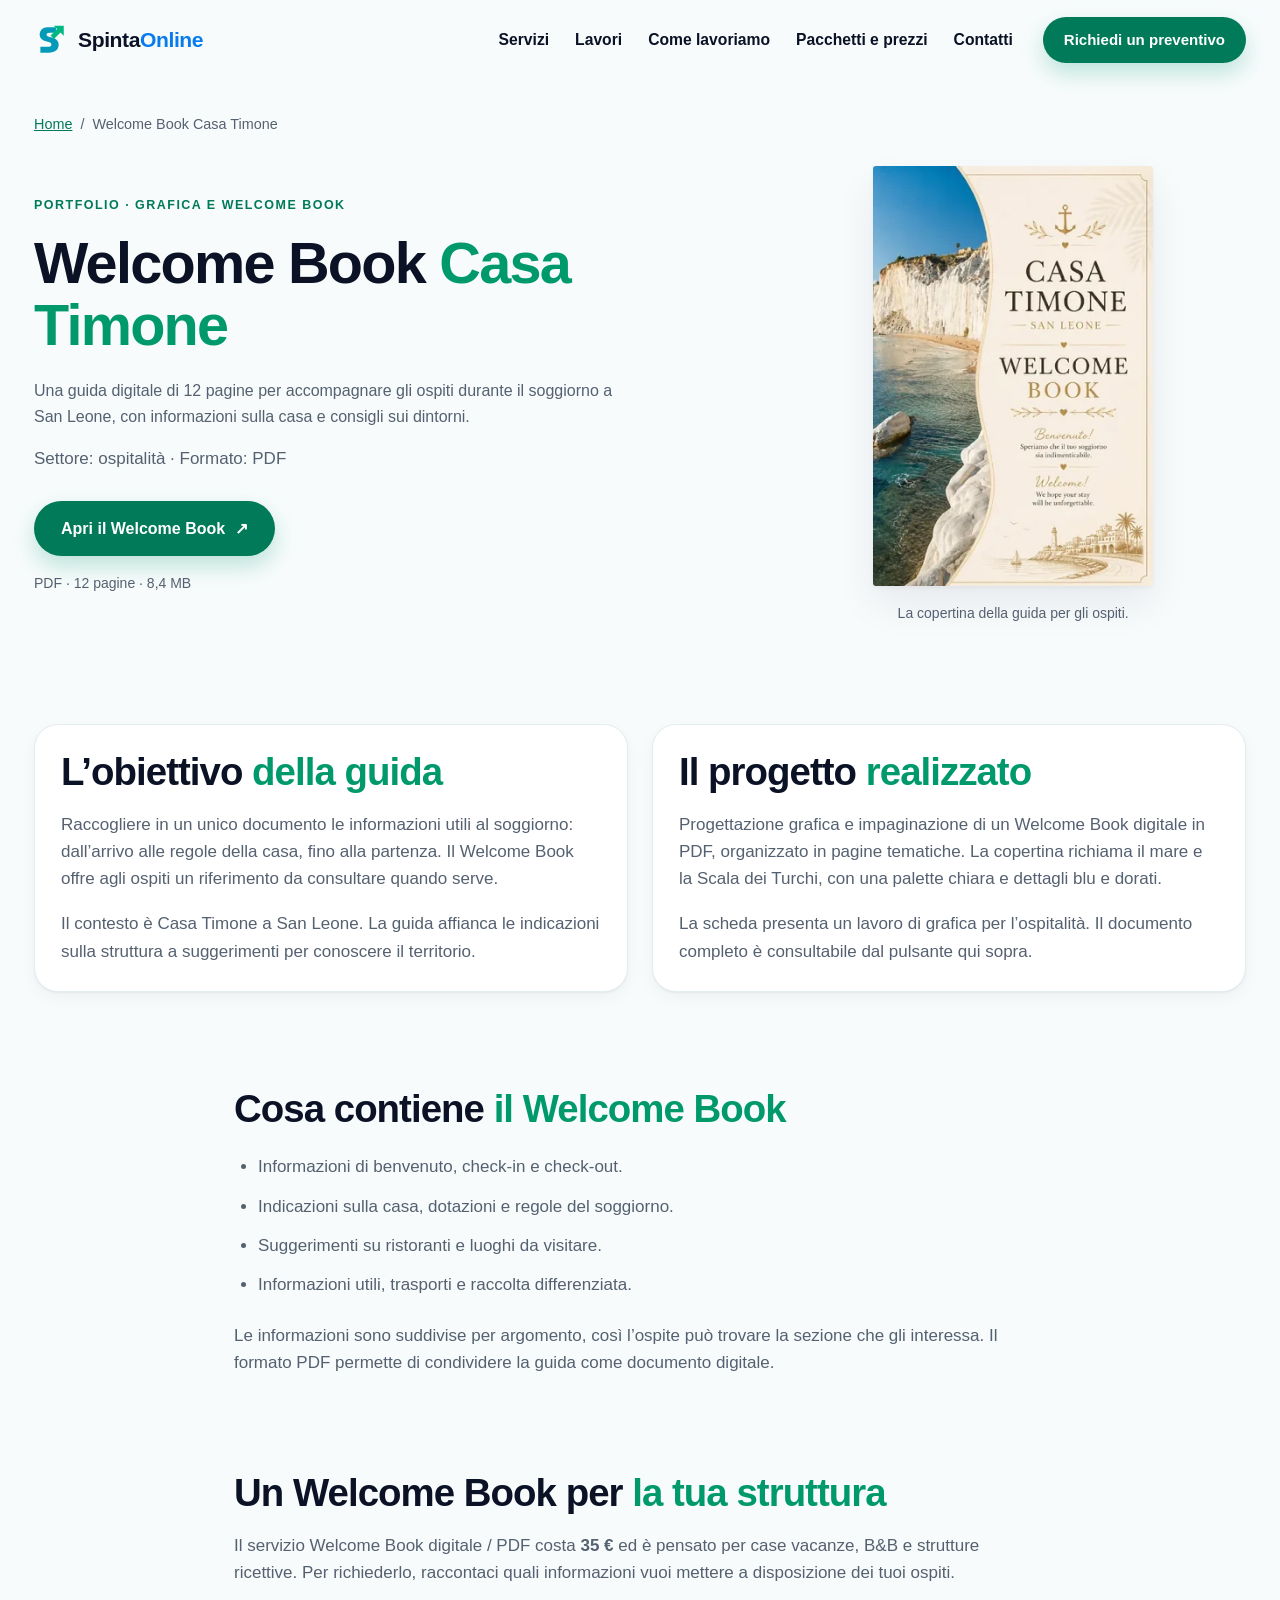
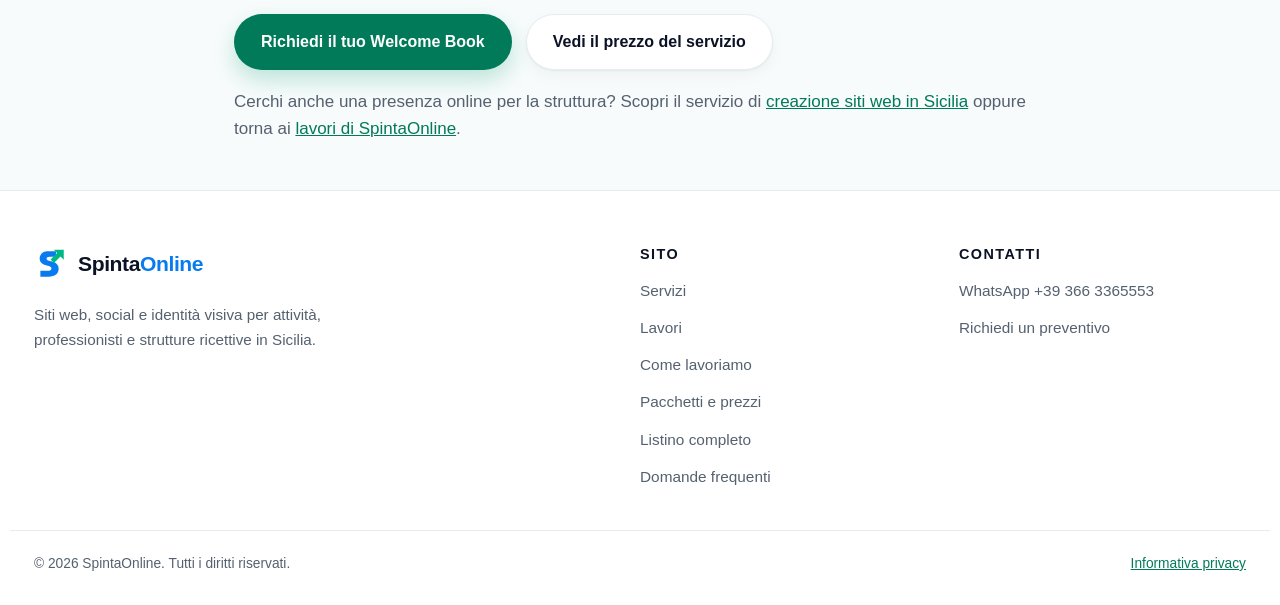
<file: portfolio/welcome-book-casa-timone.html>
<!DOCTYPE html>
<html lang="it">
<head>
<meta charset="utf-8" />
<meta name="viewport" content="width=device-width, initial-scale=1" />
<title>Welcome Book Casa Timone | Portfolio SpintaOnline</title>
<meta name="description" content="Scopri il Welcome Book Casa Timone: una guida PDF di 12 pagine per gli ospiti a San Leone. Guarda il progetto e richiedi una guida per la tua struttura." />
<meta name="theme-color" content="#F7FBFC" />
<link rel="canonical" href="https://www.spintaonline.it/portfolio/welcome-book-casa-timone.html" />
<meta property="og:type" content="website" />
<meta property="og:site_name" content="SpintaOnline" />
<meta property="og:locale" content="it_IT" />
<meta property="og:title" content="Welcome Book Casa Timone | Portfolio SpintaOnline" />
<meta property="og:description" content="Scopri il Welcome Book Casa Timone: una guida PDF di 12 pagine per gli ospiti a San Leone. Guarda il progetto e richiedi una guida per la tua struttura." />
<meta property="og:url" content="https://www.spintaonline.it/portfolio/welcome-book-casa-timone.html" />
<meta property="og:image" content="https://www.spintaonline.it/assets/images/spintaonline-social.jpg" />
<meta property="og:image:secure_url" content="https://www.spintaonline.it/assets/images/spintaonline-social.jpg" />
<meta property="og:image:type" content="image/jpeg" />
<meta property="og:image:width" content="1200" />
<meta property="og:image:height" content="630" />
<meta property="og:image:alt" content="SpintaOnline: creazione siti web, social, grafica e Welcome Book" />
<meta name="twitter:card" content="summary_large_image" />
<meta name="twitter:title" content="Welcome Book Casa Timone | Portfolio SpintaOnline" />
<meta name="twitter:description" content="Scopri il Welcome Book Casa Timone: una guida PDF di 12 pagine per gli ospiti a San Leone. Guarda il progetto e richiedi una guida per la tua struttura." />
<meta name="twitter:image" content="https://www.spintaonline.it/assets/images/spintaonline-social.jpg" />
<meta name="twitter:image:alt" content="SpintaOnline: creazione siti web, social, grafica e Welcome Book" />
<script type="application/ld+json">{"@context":"https://schema.org","@graph":[{"@type":"Organization","@id":"https://www.spintaonline.it/#organization","name":"SpintaOnline","url":"https://www.spintaonline.it/","logo":{"@type":"ImageObject","url":"https://www.spintaonline.it/assets/images/spintaonline-logo-192.png","width":192,"height":192},"telephone":"+393663365553","areaServed":{"@type":"AdministrativeArea","name":"Sicilia"},"description":"Siti web, gestione social, grafica e Welcome Book per attività, professionisti e strutture ricettive in Sicilia."},{"@type":"WebSite","@id":"https://www.spintaonline.it/#website","url":"https://www.spintaonline.it/","name":"SpintaOnline","inLanguage":"it-IT","publisher":{"@id":"https://www.spintaonline.it/#organization"}},{"@type":"WebPage","@id":"https://www.spintaonline.it/portfolio/welcome-book-casa-timone.html#webpage","url":"https://www.spintaonline.it/portfolio/welcome-book-casa-timone.html","name":"Welcome Book Casa Timone | Portfolio SpintaOnline","description":"Scopri il Welcome Book Casa Timone: una guida PDF di 12 pagine per gli ospiti a San Leone. Guarda il progetto e richiedi una guida per la tua struttura.","inLanguage":"it-IT","isPartOf":{"@id":"https://www.spintaonline.it/#website"},"about":{"@id":"https://www.spintaonline.it/#organization"},"breadcrumb":{"@id":"https://www.spintaonline.it/portfolio/welcome-book-casa-timone.html#breadcrumb"},"mainEntity":{"@id":"https://www.spintaonline.it/portfolio/welcome-book-casa-timone.html#project"}},{"@type":"BreadcrumbList","@id":"https://www.spintaonline.it/portfolio/welcome-book-casa-timone.html#breadcrumb","itemListElement":[{"@type":"ListItem","position":1,"name":"Home","item":"https://www.spintaonline.it/"},{"@type":"ListItem","position":2,"name":"Welcome Book Casa Timone","item":"https://www.spintaonline.it/portfolio/welcome-book-casa-timone.html"}]},{"@type":"CreativeWork","@id":"https://www.spintaonline.it/portfolio/welcome-book-casa-timone.html#project","name":"Welcome Book Casa Timone","description":"Guida digitale in PDF di 12 pagine per gli ospiti di Casa Timone a San Leone.","inLanguage":"it","creator":{"@id":"https://www.spintaonline.it/#organization"},"image":"https://www.spintaonline.it/assets/images/casa-timone-cover.jpg","encoding":{"@type":"MediaObject","contentUrl":"https://www.spintaonline.it/assets/documents/casa-timone-welcome-book.pdf","encodingFormat":"application/pdf"}}]}</script>
<link rel="icon" href="../favicon.svg" type="image/svg+xml" />
<link rel="icon" href="../favicon-48.png" type="image/png" sizes="48x48" />
<link rel="apple-touch-icon" href="../apple-touch-icon.png" sizes="180x180" />
<link rel="stylesheet" href="../assets/css/style.css?v=20260907-audit" />
<script src="../assets/js/main.js?v=20260906-seo" defer></script>
</head>
<body class="detail-page">
<a class="skip-link" href="#main">Salta al contenuto</a>
<header class="site-header" id="site-header">
  <div class="container header-inner">
    <a class="logo" href="../index.html#top" aria-label="SpintaOnline, torna all'inizio">
      <svg class="logo-mark" viewBox="0 0 48 48" role="img" aria-hidden="true" focusable="false">
        <defs>
          <linearGradient id="lg" x1="0" y1="48" x2="48" y2="0">
            <stop offset="0" stop-color="#087BEE"/><stop offset="1" stop-color="#00B982"/>
          </linearGradient>
        </defs>
        <path d="M31 6H18.5C12.7 6 8 10.5 8 16.2c0 5.2 3.7 8.4 10 9.9 5 1.2 6.6 2.2 6.6 4.2 0 2-1.8 3.3-5 3.3H9v8.3h11.6c9 0 14.2-4.2 14.2-11.1 0-5.6-3.6-8.9-10.8-10.6-4.8-1.1-6.2-2-6.2-3.7 0-1.6 1.4-2.6 4.2-2.6H31z" fill="url(#lg)"/>
        <path d="M28 4h14v14l-4.6-4.6-9.2 9.2-4.8-4.8 9.2-9.2z" fill="#00B982"/>
      </svg>
      <span class="logo-text"><span>Spinta</span><span class="logo-text-blue">Online</span></span>
    </a>

    <button class="nav-toggle" id="nav-toggle" type="button" aria-expanded="false" aria-controls="primary-nav">
      <span class="nav-toggle-bars" aria-hidden="true"><span></span><span></span><span></span></span>
      <span class="sr-only">Apri il menu</span>
    </button>

    <nav class="nav" id="primary-nav" aria-label="Navigazione principale">
      <ul class="nav-list">
        <li><a href="../index.html#servizi">Servizi</a></li>
        <li><a href="../index.html#lavori">Lavori</a></li>
        <li><a href="../index.html#processo">Come lavoriamo</a></li>
        <li><a href="../index.html#pacchetti">Pacchetti e prezzi</a></li>
        <li><a href="../index.html#contatti">Contatti</a></li>
      </ul>
      <a class="btn btn-primary btn-sm nav-cta" href="../index.html#contatti">Richiedi un preventivo</a>
    </nav>
  </div>
</header>
<main id="main">
  <section class="detail-intro"><div class="container">
    <nav class="breadcrumbs" aria-label="Percorso di navigazione"><ol><li><a href="../index.html">Home</a></li><li aria-current="page">Welcome Book Casa Timone</li></ol></nav>
    <div class="case-intro-grid">
      <div><p class="eyebrow">Portfolio · Grafica e Welcome Book</p><h1>Welcome Book <span class="accent">Casa Timone</span></h1><p class="lead">Una guida digitale di 12 pagine per accompagnare gli ospiti durante il soggiorno a San Leone, con informazioni sulla casa e consigli sui dintorni.</p><p class="work-file">Settore: ospitalità · Formato: PDF</p><div class="hero-actions"><a class="btn btn-primary" href="../assets/documents/casa-timone-welcome-book.pdf" target="_blank" rel="noopener" aria-label="Apri il Welcome Book Casa Timone (PDF, nuova scheda)">Apri il Welcome Book <span aria-hidden="true">↗</span></a></div><p class="file-note">PDF · 12 pagine · 8,4 MB</p></div>
      <figure class="case-cover"><picture>
              <source type="image/webp" srcset="../assets/images/casa-timone-welcome-book-320.webp 320w, ../assets/images/casa-timone-welcome-book-640.webp 640w" sizes="(max-width:560px) 200px, 280px" />
              <img src="../assets/images/casa-timone-cover.jpg" width="640" height="960" fetchpriority="high" decoding="async" alt="Copertina del Welcome Book Casa Timone: il mare di San Leone e la Scala dei Turchi" />
            </picture><figcaption>La copertina della guida per gli ospiti.</figcaption></figure>
    </div>
  </div></section>
  <section class="section detail-section"><div class="container detail-grid">
    <article class="card detail-copy"><h2>L’obiettivo <span class="accent">della guida</span></h2><p>Raccogliere in un unico documento le informazioni utili al soggiorno: dall’arrivo alle regole della casa, fino alla partenza. Il Welcome Book offre agli ospiti un riferimento da consultare quando serve.</p><p>Il contesto è Casa Timone a San Leone. La guida affianca le indicazioni sulla struttura a suggerimenti per conoscere il territorio.</p></article>
    <article class="card detail-copy"><h2>Il progetto <span class="accent">realizzato</span></h2><p>Progettazione grafica e impaginazione di un Welcome Book digitale in PDF, organizzato in pagine tematiche. La copertina richiama il mare e la Scala dei Turchi, con una palette chiara e dettagli blu e dorati.</p><p>La scheda presenta un lavoro di grafica per l’ospitalità. Il documento completo è consultabile dal pulsante qui sopra.</p></article>
  </div></section>
  <section class="section section-tint detail-section"><div class="container detail-copy detail-reading">
    <h2>Cosa contiene <span class="accent">il Welcome Book</span></h2>
    <ul class="detail-list"><li>Informazioni di benvenuto, check-in e check-out.</li><li>Indicazioni sulla casa, dotazioni e regole del soggiorno.</li><li>Suggerimenti su ristoranti e luoghi da visitare.</li><li>Informazioni utili, trasporti e raccolta differenziata.</li></ul>
    <p>Le informazioni sono suddivise per argomento, così l’ospite può trovare la sezione che gli interessa. Il formato PDF permette di condividere la guida come documento digitale.</p>
  </div></section>
  <section class="section detail-section"><div class="container detail-copy detail-reading">
    <h2>Un Welcome Book per <span class="accent">la tua struttura</span></h2>
    <p>Il servizio Welcome Book digitale / PDF costa <strong>35 €</strong> ed è pensato per case vacanze, B&amp;B e strutture ricettive. Per richiederlo, raccontaci quali informazioni vuoi mettere a disposizione dei tuoi ospiti.</p>
    <div class="hero-actions"><a class="btn btn-primary" href="../index.html?servizio=Welcome%20Book%20digitale%20%2F%20PDF#contatti">Richiedi il tuo Welcome Book</a><a class="btn btn-ghost" href="../prezzi.html#welcome-book">Vedi il prezzo del servizio</a></div>
    <p class="service-more">Cerchi anche una presenza online per la struttura? Scopri il servizio di <a href="../creazione-siti-web.html">creazione siti web in Sicilia</a> oppure torna ai <a href="../index.html#lavori">lavori di SpintaOnline</a>.</p>
  </div></section>
</main>
<footer class="site-footer">
  <div class="container footer-grid">
    <div>
      <a class="logo" href="../index.html#top" aria-label="SpintaOnline">
        <svg class="logo-mark" viewBox="0 0 48 48" aria-hidden="true" focusable="false">
          <path d="M31 6H18.5C12.7 6 8 10.5 8 16.2c0 5.2 3.7 8.4 10 9.9 5 1.2 6.6 2.2 6.6 4.2 0 2-1.8 3.3-5 3.3H9v8.3h11.6c9 0 14.2-4.2 14.2-11.1 0-5.6-3.6-8.9-10.8-10.6-4.8-1.1-6.2-2-6.2-3.7 0-1.6 1.4-2.6 4.2-2.6H31z" fill="#087BEE"/>
          <path d="M28 4h14v14l-4.6-4.6-9.2 9.2-4.8-4.8 9.2-9.2z" fill="#00B982"/>
        </svg>
        <span class="logo-text"><span>Spinta</span><span class="logo-text-blue">Online</span></span>
      </a>
      <p class="footer-desc">Siti web, social e identità visiva per attività, professionisti e strutture ricettive in Sicilia.</p>
    </div>
    <nav aria-label="Navigazione footer">
      <h2 class="footer-title">Sito</h2>
      <ul class="footer-links">
        <li><a href="../index.html#servizi">Servizi</a></li>
        <li><a href="../index.html#lavori">Lavori</a></li>
        <li><a href="../index.html#processo">Come lavoriamo</a></li>
        <li><a href="../index.html#pacchetti">Pacchetti e prezzi</a></li>
        <li><a href="../prezzi.html">Listino completo</a></li>
        <li><a href="../index.html#faq">Domande frequenti</a></li>
      </ul>
    </nav>
    <div>
      <h2 class="footer-title">Contatti</h2>
      <ul class="footer-links">
        <li><a href="https://wa.me/393663365553" data-wa-base target="_blank" rel="noopener">WhatsApp +39 366 3365553</a></li>
        <li><a href="../index.html#contatti">Richiedi un preventivo</a></li>
      </ul>
    </div>
  </div>
  <div class="container footer-bottom">
    <p>© <span id="year">2026</span> SpintaOnline. Tutti i diritti riservati.</p>
    <p class="footer-legal"><a href="../privacy.html">Informativa privacy</a></p>
  </div>
</footer>
</body>
</html>
</file>
<file: assets/css/style.css>
/* =========================================================
   SpintaOnline — style.css
   1. Variabili e reset      6. Restyling
   2. Tipografia e utility   7. Lavori
   3. Header e navigazione   8. Processo e pacchetti
   4. Hero e mockup          9. FAQ, contatti, footer
   5. Card servizi          10. Responsive e motion
   ========================================================= */

/* ---------- 1. Variabili e reset ---------- */
:root{
  --bg:#F7FBFC;
  --surface:#FFFFFF;
  --ink:#0B1226;
  --muted:#556170;
  --green:#00B982;
  --green-strong:#00996B;
  --green-deep:#007A58;
  --mint:#E7FAF4;
  --mint-2:#F0FBF6;
  --blue:#087BEE;
  --border:#E5EDF0;

  --radius-sm:14px;
  --radius:24px;
  --radius-lg:30px;
  --shadow-sm:0 1px 2px rgba(11,18,38,.05), 0 6px 16px rgba(11,18,38,.04);
  --shadow:0 2px 4px rgba(11,18,38,.04), 0 18px 40px rgba(11,18,38,.07);
  --shadow-lg:0 30px 70px rgba(11,18,38,.13);

  --container:1260px;
  --gutter:24px;
  --header-h:80px;
  --section-y:88px;

  --font:"Plus Jakarta Sans",-apple-system,BlinkMacSystemFont,"Segoe UI",Roboto,"Helvetica Neue",Arial,sans-serif;
}

*,*::before,*::after{box-sizing:border-box}
html{-webkit-text-size-adjust:100%}
html:focus-within{scroll-behavior:smooth}
body{
  margin:0;
  font-family:var(--font);
  font-size:17px;
  line-height:1.6;
  color:var(--muted);
  background:var(--bg);
  overflow-x:hidden;
}
img,svg{max-width:100%}
button{font:inherit;cursor:pointer}
input,select,textarea{font:inherit}
a{color:var(--green-deep)}

/* ---------- 2. Tipografia e utility ---------- */
h1,h2,h3,.mockup-heading{color:var(--ink);margin:0;line-height:1.08;letter-spacing:-.02em;font-weight:800}
h1{font-size:clamp(2.25rem,6vw,4.5rem);letter-spacing:-.03em}
h2{font-size:clamp(1.75rem,3.6vw,3.1rem);letter-spacing:-.025em}
h3{font-size:1.2rem;line-height:1.25}
p{margin:0}
.accent{color:var(--green-strong)}
.lead{font-size:clamp(1rem,1.2vw,1.19rem);color:var(--muted);margin-top:18px;max-width:60ch}
.eyebrow{text-transform:uppercase;letter-spacing:.12em;font-size:.78rem;font-weight:700;color:var(--green-deep);margin-bottom:16px}
.container{width:100%;max-width:var(--container);margin-inline:auto;padding-inline:var(--gutter)}
.container.narrow{max-width:840px}
.section{padding-block:var(--section-y);position:relative}
.section-soft{background:linear-gradient(180deg,#FFFFFF 0%,var(--mint-2) 100%)}
.section-head{max-width:720px;margin-bottom:36px}
.center{text-align:center;margin-top:36px}
.sr-only{position:absolute;width:1px;height:1px;padding:0;margin:-1px;overflow:hidden;clip:rect(0 0 0 0);white-space:nowrap;border:0}
.skip-link{position:absolute;left:-999px;top:8px;z-index:100;background:#fff;padding:10px 16px;border-radius:10px}
.skip-link:focus{left:16px}
:focus-visible{outline:3px solid var(--blue);outline-offset:2px;border-radius:6px}
section[id],main[id]{scroll-margin-top:calc(var(--header-h) + 16px)}

.ic{width:20px;height:20px;flex:0 0 auto;fill:none;stroke:var(--green-strong);stroke-width:1.7;stroke-linecap:round;stroke-linejoin:round}
.ic-sm{width:18px;height:18px;stroke:var(--muted)}
.ic-btn{stroke:currentColor}

/* Bottoni */
.btn{
  display:inline-flex;align-items:center;justify-content:center;gap:10px;
  min-height:52px;padding:14px 26px;border-radius:999px;border:1px solid transparent;
  font-weight:700;font-size:1rem;text-decoration:none;transition:transform .2s ease,box-shadow .2s ease,background .2s ease;
}
.btn-sm{min-height:44px;padding:10px 20px;font-size:.94rem}
.btn-lg{min-height:58px;padding:16px 32px}
.btn-block{width:100%}
.btn-primary{background:var(--green-deep);color:#fff;box-shadow:0 10px 22px rgba(0,153,107,.24)}
.btn-primary:hover{transform:translateY(-2px);box-shadow:0 14px 28px rgba(0,153,107,.3)}
.btn-ghost{background:var(--surface);color:var(--ink);border-color:var(--border);box-shadow:var(--shadow-sm)}
.btn-ghost:hover{transform:translateY(-2px);border-color:#CFE7DE}
.btn-arrow{transition:transform .2s ease}
.btn:hover .btn-arrow{transform:translateX(4px)}

/* Card generica */
.card{
  background:var(--surface);border:1px solid var(--border);border-radius:var(--radius);
  padding:26px;box-shadow:var(--shadow-sm);transition:transform .25s ease,box-shadow .25s ease;
}
.grid{display:grid;gap:24px}
.grid-4{grid-template-columns:repeat(4,1fr)}
.grid-3{grid-template-columns:repeat(3,1fr)}
.card-icon{display:inline-flex;align-items:center;justify-content:center;width:52px;height:52px;border-radius:16px;background:var(--mint);margin-bottom:18px}
.card-icon svg{width:26px;height:26px;fill:none;stroke:var(--green-strong);stroke-width:1.7;stroke-linecap:round;stroke-linejoin:round}
.card-link{
  display:inline-flex;align-items:center;gap:8px;margin-top:auto;padding:6px 0;
  background:none;border:0;color:var(--green-deep);font-weight:700;text-decoration:none;
}
.card-link:hover span{transform:translateX(4px);display:inline-block}
.cat{font-size:.8rem;font-weight:700;letter-spacing:.06em;text-transform:uppercase;color:var(--green-deep)}
.demo-note{font-size:.86rem;color:var(--muted);text-align:center;margin-top:14px}

/* ---------- 3. Header e navigazione ---------- */
.site-header{position:sticky;top:0;z-index:50;background:rgba(247,251,252,.72);transition:background .25s ease,box-shadow .25s ease,border-color .25s ease;border-bottom:1px solid transparent}
@supports (backdrop-filter:blur(6px)){.site-header{backdrop-filter:blur(12px)}}
.site-header.is-scrolled{background:rgba(255,255,255,.94);border-bottom-color:var(--border);box-shadow:0 2px 14px rgba(11,18,38,.05)}
.header-inner{height:var(--header-h);display:flex;align-items:center;justify-content:space-between;gap:20px}
.logo{display:inline-flex;align-items:center;gap:10px;text-decoration:none}
.logo-mark{width:34px;height:34px}
.logo-text{font-weight:800;font-size:1.32rem;letter-spacing:-.02em;color:var(--ink)}
.logo-text-blue{color:var(--blue)}
.nav{display:flex;align-items:center;gap:30px}
.nav-list{display:flex;align-items:center;gap:26px;list-style:none;margin:0;padding:0}
.nav-list a{color:var(--ink);text-decoration:none;font-weight:600;font-size:.98rem;padding:6px 0;position:relative}
.nav-list a::after{content:"";position:absolute;left:0;right:100%;bottom:0;height:2px;background:var(--green);transition:right .25s ease}
.nav-list a:hover::after{right:0}
.nav-toggle{display:none;width:48px;height:48px;border-radius:14px;border:1px solid var(--border);background:var(--surface)}
.nav-toggle-bars{display:grid;gap:5px;justify-items:center}
.nav-toggle-bars span{display:block;width:20px;height:2px;background:var(--ink);border-radius:2px;transition:transform .25s ease,opacity .2s ease}
.nav-toggle[aria-expanded="true"] .nav-toggle-bars span:nth-child(1){transform:translateY(7px) rotate(45deg)}
.nav-toggle[aria-expanded="true"] .nav-toggle-bars span:nth-child(2){opacity:0}
.nav-toggle[aria-expanded="true"] .nav-toggle-bars span:nth-child(3){transform:translateY(-7px) rotate(-45deg)}

/* ---------- 4. Hero e mockup ---------- */
.hero{position:relative;padding-block:clamp(40px,6vw,80px) clamp(56px,7vw,104px);overflow:hidden}
.hero-deco{position:absolute;inset:0;pointer-events:none}
.blob{position:absolute;border-radius:50%;filter:blur(10px)}
.blob-1{width:640px;height:560px;right:-160px;top:-220px;background:radial-gradient(circle at 40% 40%,rgba(0,185,130,.16),rgba(8,123,238,.05) 60%,transparent 70%)}
.blob-2{width:520px;height:420px;left:-180px;bottom:-140px;background:radial-gradient(circle at 60% 40%,rgba(0,185,130,.13),transparent 70%)}
.sq{position:absolute;border-radius:10px;background:#CFF3E4}
.sq-1{width:44px;height:44px;top:150px;right:44%;opacity:.85}
.sq-2{width:30px;height:30px;top:214px;right:47.5%;opacity:.6}
.arrow-up{position:absolute;right:1%;top:4%;width:min(34%,400px);opacity:.32}
.hero-grid{position:relative;display:grid;grid-template-columns:minmax(0,1.04fr) minmax(0,.96fr);align-items:center;gap:28px}
.hero-copy{max-width:620px}
.badges{list-style:none;display:flex;flex-wrap:wrap;gap:12px;margin:30px 0 0;padding:0}
.badges li{display:inline-flex;align-items:center;gap:10px;background:var(--surface);border:1px solid var(--border);border-radius:999px;padding:11px 18px;font-size:.94rem;font-weight:600;color:var(--ink);box-shadow:var(--shadow-sm)}
.hero-actions{display:flex;flex-wrap:wrap;gap:14px;margin-top:30px}
.trust-row{list-style:none;display:flex;flex-wrap:wrap;gap:14px 26px;margin:32px 0 0;padding:0;font-size:.94rem}
.trust-row li{display:inline-flex;align-items:center;gap:9px}

/* Hero: reveal cinematografico (solo con JS attivo) */
.hero-line-mask{display:block;overflow:hidden}
.hero-line{display:block}
.js .hero-line-mask--1 .hero-line{opacity:0;transform:translateY(34px);animation:hero-line-in .72s cubic-bezier(.16,1,.3,1) .05s both}
.js .hero-line-mask--2 .hero-line{opacity:0;transform:translateY(34px);animation:hero-line-in .72s cubic-bezier(.16,1,.3,1) .2s both}
.js .hero-copy .lead{opacity:0;transform:translateY(16px);animation:hero-fade-up .6s cubic-bezier(.16,1,.3,1) .48s both}
.js .hero-copy .hero-actions{opacity:0;transform:translateY(16px);animation:hero-fade-up .6s cubic-bezier(.16,1,.3,1) .6s both}
@keyframes hero-line-in{from{opacity:0;transform:translateY(34px)}to{opacity:1;transform:translateY(0)}}
@keyframes hero-fade-up{from{opacity:0;transform:translateY(16px)}to{opacity:1;transform:translateY(0)}}

.hero-visual{position:relative;min-height:420px;padding-top:64px}
.hand-note{position:absolute;top:0;right:4px;max-width:230px;text-align:right;font-size:1rem;font-weight:600;color:var(--ink);font-style:italic;line-height:1.35;z-index:3}

/* Laptop */
.laptop{position:relative;width:100%;max-width:660px;margin-left:auto;filter:drop-shadow(0 30px 50px rgba(11,18,38,.18))}
.laptop-screen{border:12px solid #E9EEF2;border-bottom-width:14px;border-radius:20px;background:#0B1226;overflow:hidden;aspect-ratio:16/10.4}
.laptop-base{height:14px;background:linear-gradient(180deg,#D9E1E7,#BFCAD3);border-radius:0 0 16px 16px;margin:0 auto;width:112%;transform:translateX(-5.4%);position:relative}
.laptop-base span{position:absolute;left:50%;top:0;transform:translateX(-50%);width:16%;height:5px;background:#AAB6C0;border-radius:0 0 6px 6px}

/* Mini-sito dentro il laptop */
.mini-site{height:100%;background:#fff;display:flex;flex-direction:column;font-size:clamp(5px,.95vw,10px);line-height:1.35;color:#556170}
.mini-nav{display:flex;align-items:center;gap:.8em;padding:1em 1.4em;border-bottom:1px solid #EEF3F5}
.mini-logo{display:inline-flex;align-items:center;gap:.4em;font-weight:800;color:var(--ink);font-size:1.15em}
.mini-logo i{width:1.1em;height:1.1em;border-radius:.3em;background:linear-gradient(135deg,var(--blue),var(--green));display:inline-block}
.mini-links{display:flex;gap:.9em;margin-left:auto}
.mini-links b{display:block;width:2.6em;height:.5em;border-radius:.3em;background:#DDE6EA}
.mini-pill{background:linear-gradient(135deg,var(--green),var(--green-deep));color:#fff;border-radius:999px;padding:.45em 1em;font-weight:700;font-size:.9em;white-space:nowrap}
.mini-hero{display:grid;grid-template-columns:1fr 1fr;gap:1.2em;padding:1.6em 1.4em 1em}
.mini-hero .mockup-heading{font-size:2.1em;line-height:1.08;margin-bottom:.5em}
.mini-hero .mockup-heading em{color:var(--green-strong);font-style:normal}
.mini-hero p{font-size:1em;margin-bottom:.9em}
.mini-btn{display:inline-block;background:linear-gradient(135deg,var(--green),var(--green-deep));color:#fff;border-radius:999px;padding:.55em 1.1em;font-weight:700;font-size:.95em}
.mini-photo{border-radius:.9em;position:relative;overflow:hidden;min-height:7em}
.mini-photo-terrace{background:
  radial-gradient(circle at 22% 78%,rgba(0,0,0,.12),transparent 55%),
  linear-gradient(180deg,#BFE3F2 0%,#E7F3EE 42%,#C7B49B 43%,#E7DCCB 100%)}
.mini-photo-terrace::before{content:"";position:absolute;left:8%;bottom:16%;width:22%;height:42%;background:#2F6B4F;border-radius:40% 40% 12% 12%;opacity:.85}
.mini-photo-terrace::after{content:"";position:absolute;right:10%;top:16%;width:38%;height:36%;background:rgba(255,255,255,.75);border-radius:.5em}
.mini-photo-label{position:absolute;right:.6em;bottom:.6em;background:rgba(255,255,255,.94);border-radius:.6em;padding:.5em .7em;font-size:.9em;font-weight:600;color:var(--ink);display:flex;align-items:center;gap:.6em}
.mini-photo-label i{color:var(--green-strong);font-style:normal}
.mini-cards{display:grid;grid-template-columns:repeat(4,1fr);gap:.8em;padding:0 1.4em 1.6em}
.mini-cards span{background:#F7FBFC;border:1px solid #EAF1F4;border-radius:.7em;padding:.8em;display:flex;flex-direction:column;gap:.25em;font-weight:700;color:var(--ink);font-size:.95em}
.mini-cards em{font-style:normal;font-weight:500;color:#7C8896;font-size:.9em}
.mini-cards .dot{width:1.5em;height:1.5em;border-radius:.4em;background:var(--mint);margin-bottom:.3em}

/* Smartphone */
.phone{position:absolute;right:-2%;bottom:-6%;width:min(27%,180px);border:8px solid #E9EEF2;border-radius:26px;background:#fff;box-shadow:var(--shadow-lg);overflow:hidden;z-index:2}
.phone-screen{aspect-ratio:9/18.5;background:#fff;font-size:clamp(4px,.55vw,6.4px);line-height:1.4;color:#66727f;display:flex;flex-direction:column}
.ph-nav{display:flex;align-items:center;justify-content:space-between;padding:1.4em 1.2em;border-bottom:1px solid #EFF4F6}
.ph-burger{display:grid;gap:.28em}
.ph-burger b{display:block;width:1.5em;height:.22em;background:var(--ink);border-radius:.2em}
.ph-body{padding:1.4em 1.2em;display:flex;flex-direction:column;gap:.8em}
.ph-body .mockup-heading{font-size:2.1em;line-height:1.1}
.ph-body .mockup-heading em{color:var(--green-strong);font-style:normal}
.ph-body p{font-size:1.05em}
.ph-btn{border-radius:999px;padding:.7em 1em;font-weight:700;font-size:1em;text-align:center}
.ph-btn-solid{background:linear-gradient(135deg,var(--green),var(--green-deep));color:#fff}
.ph-btn-line{border:1px solid #DCE7EB;color:var(--ink)}
.ph-photo{position:relative;border-radius:.8em;min-height:9em;background:linear-gradient(180deg,#BFE3F2,#DCEFE7 45%,#CBB79C);display:flex;align-items:flex-end;padding:.8em}
.ph-photo em{font-style:normal;color:#fff;font-weight:700;font-size:1em;text-shadow:0 1px 4px rgba(0,0,0,.4)}

/* ---------- 5. Card servizi ---------- */
.service-card{display:flex;flex-direction:column}
.service-card p{font-size:.97rem}
.service-card:hover{transform:translateY(-4px);box-shadow:var(--shadow)}
.preview{margin:20px 0 18px;height:132px;border-radius:16px;border:1px solid var(--border);background:#F8FBFC;position:relative;overflow:hidden}
.pv-bar{display:flex;align-items:center;gap:5px;padding:8px 10px;background:#EFF4F6;border-bottom:1px solid var(--border)}
.pv-bar i{width:7px;height:7px;border-radius:50%;background:#C9D5DB}
.pv-bar i:first-child{background:#F0A9A2}
.pv-bar i:nth-child(2){background:#F3D08A}
.pv-bar i:nth-child(3){background:#9ED9B8}
.pv-bar b{margin-left:8px;font-size:.62rem;font-weight:600;color:#8C99A5;background:#fff;border-radius:999px;padding:2px 10px}
.pv-body{display:grid;gap:8px;padding:14px}
.pv-title{height:14px;width:64%;border-radius:6px;background:#CFE7DE}
.pv-line{height:8px;width:88%;border-radius:6px;background:#E4EBEE}
.pv-line.short{width:56%}
.pv-cta{height:20px;width:44%;border-radius:999px;background:linear-gradient(135deg,var(--green),var(--green-deep))}
.preview-social{display:flex;gap:10px;align-items:center;justify-content:center;background:linear-gradient(160deg,#F3FBF7,#EAF6FB)}
.pv-post{width:52px;height:76px;border-radius:12px;background:linear-gradient(180deg,#D6ECFB,#EAF7F1);border:1px solid #DDEAF0}
.pv-post.alt{height:96px;background:linear-gradient(180deg,#FCE7F1,#E9F5FF)}
.pv-heart{position:absolute;right:16px;bottom:12px;color:#F06A8A;font-size:1.1rem}
.preview-brand{display:flex;gap:12px;align-items:center;justify-content:center;background:linear-gradient(160deg,#F2FAF6,#F7FBFC)}
.pv-card{width:96px;height:60px;border-radius:10px;box-shadow:var(--shadow-sm);display:flex;align-items:center;justify-content:center}
.pv-card-dark{background:#123A5E;color:#fff;font-weight:800;transform:rotate(-6deg)}
.pv-card-light{background:#fff;border:1px solid var(--border);flex-direction:column;gap:6px;transform:rotate(4deg)}
.pv-card-light b{display:block;width:52px;height:6px;border-radius:4px;background:#DCE8EC}
.preview-book{display:flex;align-items:flex-end;justify-content:center;background:linear-gradient(160deg,#EAF6FB,#F4FBF7)}
.pv-tablet{width:104px;height:112px;border-radius:12px 12px 0 0;background:linear-gradient(180deg,#123A5E,#1E5C7E);color:#fff;padding:12px;display:flex;flex-direction:column;gap:4px}
.pv-tablet b{font-size:.85rem}
.pv-tablet i{font-size:.6rem;font-style:normal;opacity:.85;line-height:1.3}
.pv-tablet u{margin-top:auto;height:34px;border-radius:8px;background:linear-gradient(180deg,#7FC7A8,#BFE3F2);text-decoration:none}
.preview-ads{display:flex;align-items:center;justify-content:space-between;padding:18px 20px;background:linear-gradient(160deg,#F4FBF7,#EAF6FB)}
.pv-ad-chart{height:82px;display:flex;align-items:flex-end;gap:7px}
.pv-ad-chart i{display:block;width:13px;border-radius:5px 5px 2px 2px;background:linear-gradient(180deg,var(--blue),#A9EFD3)}
.pv-ad-chart i:nth-child(1){height:32%}.pv-ad-chart i:nth-child(2){height:52%}.pv-ad-chart i:nth-child(3){height:70%}.pv-ad-chart i:nth-child(4){height:94%}
.pv-ad-label{font-size:.78rem;font-weight:800;color:var(--green-deep);transform:rotate(-4deg)}

/* ---------- 6. Restyling ---------- */
.restyling-grid{display:grid;grid-template-columns:minmax(0,.84fr) minmax(0,1.16fr);gap:44px;align-items:center}
.pill-list{list-style:none;display:flex;flex-wrap:wrap;gap:12px;margin:28px 0;padding:0}
.pill-list li{display:inline-flex;align-items:center;gap:10px;background:var(--surface);border:1px solid var(--border);border-radius:999px;padding:11px 18px;font-weight:600;color:var(--ink);font-size:.94rem;box-shadow:var(--shadow-sm)}
.compare{position:relative;display:grid;grid-template-columns:1fr 1fr;gap:22px;align-items:end;padding-top:104px}
.curve-arrow{position:absolute;left:30%;top:0;width:min(30%,240px);z-index:1;opacity:.95}
.browser{margin:0;position:relative;border-radius:16px;border:1px solid var(--border);background:#fff;overflow:hidden;box-shadow:var(--shadow)}
.browser-new{box-shadow:var(--shadow-lg)}
.tag{position:absolute;top:9px;right:12px;z-index:3;border-radius:999px;padding:4px 14px;font-size:.78rem;font-weight:700}
.tag-dark{background:var(--ink);color:#fff}
.tag-green{background:var(--green-deep);color:#fff}
.old-body{background:#FBF7EC;padding:10px;font-size:9px;color:#4A4A44}
.old-head{text-align:center;border-bottom:2px solid #C9A227;padding-bottom:6px}
.old-head strong{display:block;font-family:Georgia,serif;font-size:15px;color:#2B2B26}
.old-head em{font-size:8px}
.old-cols{display:grid;grid-template-columns:38px 1fr;gap:8px;margin-top:8px}
.old-menu{list-style:none;margin:0;padding:0;display:grid;gap:3px}
.old-menu li{background:#EFE6CE;border:1px solid #DCCFA8;padding:2px 3px;font-size:7px}
.old-img{display:block;height:44px;background:linear-gradient(135deg,#C9BFA6,#E6DCC4);border:1px solid #D6C9A6}
.old-shout{color:#B3261E;font-family:Georgia,serif;font-weight:700;font-size:12px;margin-top:4px}
.old-text{font-size:7.5px;margin-top:2px}
.new-body{padding:0;font-size:9px}
.new-nav{display:flex;align-items:center;justify-content:space-between;padding:8px 10px;border-bottom:1px solid #EEF3F5;font-size:9px}
.new-hero{display:grid;grid-template-columns:1.05fr 1fr;gap:10px;padding:12px 10px}
.new-eyebrow{display:block;text-transform:uppercase;letter-spacing:.1em;font-size:6.5px;font-weight:700;color:var(--green-deep);margin-bottom:6px}
.new-hero .mockup-heading{font-size:15px;line-height:1.1;margin-bottom:8px}
.new-hero .mockup-heading em{font-style:normal;color:var(--green-strong)}
.new-hero .mini-btn{font-size:8px}
.mini-photo-room{min-height:76px;border-radius:10px;background:
  radial-gradient(circle at 70% 30%,rgba(255,255,255,.6),transparent 50%),
  linear-gradient(180deg,#E7DECF 0%,#D9C7AE 60%,#BFA98C 100%)}
.new-cards{display:grid;grid-template-columns:repeat(4,1fr);gap:6px;padding:0 10px 12px}
.new-cards span{height:30px;border-radius:8px;background:#F5FAFB;border:1px solid #E9F1F4}

/* ---------- 7. Lavori ---------- */
.portfolio-grid{max-width:900px;margin-inline:auto}
.work-card.work-card-featured{display:grid;grid-template-columns:minmax(0,.85fr) minmax(0,1.15fr);gap:32px;align-items:center;padding:28px}
.work-cover{display:flex;align-items:center;justify-content:center;padding:20px;border-radius:18px;background:var(--bg)}
.work-cover img{display:block;width:100%;max-width:230px;height:auto;box-shadow:var(--shadow);border-radius:3px}
.work-details{display:flex;flex-direction:column;align-items:flex-start;min-width:0}
.work-card-featured h3{font-size:2rem}
.work-card-featured .work-details>p{font-size:1rem}
.work-card-featured .work-details .cat,.work-card-featured .work-file{font-size:.875rem}
.work-file{margin-top:16px}
.work-details .btn{margin-top:24px}
.work-card{display:flex;flex-direction:column;padding:20px}
.work-card:hover{transform:translateY(-4px);box-shadow:var(--shadow)}
.work-card h3{margin:8px 0 10px}
.work-card p{font-size:.96rem}
.work-card .card-link{padding-top:20px}
/* ---------- 8. Processo e pacchetti ---------- */
.steps{list-style:none;margin:0;padding:0;display:grid;grid-template-columns:repeat(4,1fr);gap:24px}
.step-card{position:relative;padding-top:30px}
.step-card:hover{transform:translateY(-4px);box-shadow:var(--shadow)}
.step-card p{font-size:.96rem;margin-top:8px}
.step-num{position:absolute;top:-16px;left:26px;width:36px;height:36px;border-radius:50%;background:#fff;border:2px solid var(--green);color:var(--green-deep);font-weight:800;display:flex;align-items:center;justify-content:center}
.step-icon{display:inline-flex;align-items:center;justify-content:center;width:56px;height:56px;border-radius:18px;background:var(--mint);margin-bottom:16px}
.step-icon svg{width:28px;height:28px;fill:none;stroke:var(--green-strong);stroke-width:1.7;stroke-linecap:round;stroke-linejoin:round}
.steps li+li::before{content:"→";position:absolute;left:-19px;top:50%;transform:translateY(-50%);color:var(--green);font-size:1.2rem;font-weight:700}

.plans-grid{display:grid;grid-template-columns:minmax(0,.82fr) minmax(0,1.5fr);gap:36px;align-items:center}
.feature-list{list-style:none;margin:28px 0;padding:0;display:flex;flex-wrap:wrap;gap:12px}
.feature-list li{display:inline-flex;align-items:center;gap:10px;background:var(--surface);border:1px solid var(--border);border-radius:18px;padding:12px 16px;box-shadow:var(--shadow-sm)}
.feature-list span{display:flex;flex-direction:column;font-size:.86rem;line-height:1.3}
.feature-list b{color:var(--ink);font-size:.96rem}
.plans{display:grid;grid-template-columns:1fr 1fr;gap:22px;align-items:stretch}
.plan{display:flex;flex-direction:column;padding:28px 26px}
.plan h3{font-size:1.6rem}
.plan-desc{font-size:1rem;margin-top:10px;min-height:4.8em}
.plan-price{margin:18px 0 12px;font-size:clamp(2.5rem,3.8vw,3.25rem);line-height:1.1;font-weight:800;color:var(--green-deep);letter-spacing:-.04em;white-space:nowrap}
.plan-value{font-size:.875rem;margin-bottom:16px}
.plan .check-list{list-style:none;margin:0 0 24px;padding:18px 0 0;border-top:1px solid var(--border);display:grid;gap:12px}
.check-list li{position:relative;padding-left:32px;color:var(--ink);font-weight:600;font-size:.96rem}
.check-list li::before{content:"";position:absolute;left:0;top:1px;width:22px;height:22px;border-radius:50%;background:var(--mint)}
.check-list li::after{content:"";position:absolute;left:7px;top:8px;width:8px;height:4px;border-left:2px solid var(--green-deep);border-bottom:2px solid var(--green-deep);transform:rotate(-45deg)}
.plan .btn{margin-top:auto}
.plan-note{margin-top:14px;font-size:.875rem;text-align:center}
.plan-featured{position:relative;border-color:var(--green);background:linear-gradient(180deg,#FFFFFF 0%,var(--mint) 100%);box-shadow:0 20px 46px rgba(0,153,107,.14)}
.plan-badge{position:absolute;top:-15px;right:22px;background:var(--green-deep);color:#fff;border-radius:999px;padding:6px 16px;font-size:.8rem;font-weight:800}
.plans-more{margin-top:28px;text-align:center}
.plans-more .card-link{font-size:1rem;min-height:44px}

/* Listino: stessa identità visiva della home, prezzi leggibili senza JS. */
.price-intro{padding-block:40px 44px}
.price-intro h1{font-size:clamp(2.25rem,5vw,3.6rem)}
.back-link{display:inline-block;margin-bottom:24px;font-size:.94rem;text-decoration:none;font-weight:600}
.back-link:hover{text-decoration:underline}
.price-categories{display:flex;flex-wrap:wrap;gap:10px;margin-top:26px}
.price-categories a{padding:9px 18px;background:#fff;border:1px solid var(--border);border-radius:999px;color:var(--green-deep);text-decoration:none;font-weight:700;font-size:.94rem;min-height:44px}
.price-categories a:hover{background:var(--mint)}
.price-section{padding-block:36px 44px}
.price-section .section-head{margin-bottom:24px}
.price-section h2,.price-packages h2{font-size:clamp(1.75rem,3vw,2.4rem)}
.price-grid{display:grid;grid-template-columns:repeat(3,minmax(0,1fr));gap:20px}
.price-card{display:flex;flex-direction:column;min-width:0}
.price-card h3{font-size:1.25rem}
.price-description{margin-top:12px;font-size:1rem}
.service-price{margin-top:auto;padding-top:24px;color:var(--green-deep);font-size:2.5rem;font-weight:800;line-height:1.1;letter-spacing:-.035em}
.service-price span{display:block;color:var(--muted);font-size:.875rem;font-weight:500;line-height:1.5;letter-spacing:0;margin-top:6px}
.service-price-text{font-size:1.85rem;line-height:1.18}
.price-card .btn{margin-top:20px;padding-inline:18px;font-size:.94rem}
.price-inclusions{margin-top:24px;border-left:3px solid var(--green);padding:6px 0 6px 20px;font-size:1rem}
.price-inclusions h3{margin-bottom:8px}
.price-inclusions p+p{margin-top:4px}
#grafica .price-grid{grid-template-columns:repeat(2,minmax(0,1fr))}
#welcome-book .price-grid,#social .price-grid{grid-template-columns:minmax(0,1fr);max-width:800px}
.price-packages .plans{max-width:920px;margin-inline:auto}
.price-page .wa-float{display:none}
.price-page{padding-bottom:0}

/* ---------- 9. FAQ, contatti, footer ---------- */
.faq-list{display:grid;gap:12px}
.faq-list details{background:var(--surface);border:1px solid var(--border);border-radius:18px;padding:4px 22px;box-shadow:var(--shadow-sm)}
.faq-list summary{cursor:pointer;padding:18px 0;font-weight:700;color:var(--ink);list-style:none;display:flex;justify-content:space-between;align-items:center;gap:16px}
.faq-list summary::-webkit-details-marker{display:none}
.faq-list summary::after{content:"+";color:var(--green-deep);font-size:1.4rem;font-weight:700;line-height:1}
.faq-list details[open] summary::after{content:"–"}
.faq-list p{padding:0 0 18px;font-size:.97rem}

.contact-section{background:linear-gradient(180deg,var(--mint) 0%,#F1FBF6 100%)}
.contact-section .section-head{text-align:center;margin-inline:auto}
.contact-section .lead{margin-inline:auto}
.contact-card{padding:32px}
.field{margin-bottom:20px}
.field label{display:block;font-weight:700;color:var(--ink);margin-bottom:8px;font-size:.95rem}
.req{color:var(--green-deep)}
.opt{font-weight:500;color:var(--muted);font-size:.88rem}
.field input,.field select,.field textarea{width:100%;padding:14px 16px;border:1px solid var(--border);border-radius:14px;background:#FBFDFE;color:var(--ink);min-height:52px}
.field textarea{resize:vertical;min-height:120px}
.field input:focus,.field select:focus,.field textarea:focus{border-color:var(--green);background:#fff}
.field.has-error input,.field.has-error select,.field.has-error textarea{border-color:#D6453B;background:#FEF6F5}
.error{margin-top:8px;color:#B3261E;font-size:.88rem;font-weight:600}
.counter{margin-top:8px;font-size:.82rem;color:var(--muted)}
.form-hint{margin-top:14px;font-size:.88rem;text-align:center}
.form-intro{margin-bottom:12px;font-size:1rem}
.form-privacy{margin-bottom:24px;font-size:.95rem}
.privacy-copy h3{margin-top:28px}

.site-footer{background:#fff;border-top:1px solid var(--border);padding-block:56px 30px}
.footer-grid{display:grid;grid-template-columns:2fr 1fr 1fr;gap:32px}
.footer-desc{margin-top:14px;font-size:.95rem;max-width:38ch}
.footer-title{font-size:.9rem;text-transform:uppercase;letter-spacing:.1em;margin-bottom:14px}
.footer-links{list-style:none;margin:0;padding:0;display:grid;gap:10px}
.footer-links a{color:var(--muted);text-decoration:none;font-size:.96rem}
.footer-links a:hover{color:var(--green-deep)}
.footer-bottom{margin-top:40px;padding-top:22px;border-top:1px solid var(--border);display:flex;flex-wrap:wrap;gap:8px 24px;justify-content:space-between;font-size:.86rem}

/* CTA WhatsApp fissa */
.wa-float{
  position:fixed;right:22px;bottom:22px;z-index:60;display:inline-flex;align-items:center;gap:10px;
  padding:14px 20px;border-radius:999px;background:var(--green-deep);
  color:#fff;font-weight:700;text-decoration:none;box-shadow:0 14px 30px rgba(0,122,88,.32);
  transition:transform .2s ease,opacity .25s ease,visibility .25s ease;
}
.wa-float:hover{transform:translateY(-2px)}
.wa-float svg{width:24px;height:24px;fill:none;stroke:#fff;stroke-width:1.7;stroke-linecap:round;stroke-linejoin:round}
.wa-float.is-hidden{opacity:0;visibility:hidden;pointer-events:none}

/* Animazioni d'ingresso (attive solo con JS) */
.js .reveal{opacity:0;transform:translateY(16px)}
.js .reveal.is-visible{opacity:1;transform:none;transition:opacity .5s ease,transform .5s ease}

/* ---------- 10. Responsive ---------- */
@media (max-width:1100px){
  .hero-grid{grid-template-columns:1fr;gap:44px}
  .hero-copy{max-width:none}
  .hero-visual{max-width:640px;margin-inline:auto;min-height:0}
  .hand-note{display:none}
  .arrow-up{width:60%;right:-6%;top:auto;bottom:8%;opacity:.35}
  .restyling-grid,.plans-grid{grid-template-columns:1fr;gap:36px}
  .grid-4{grid-template-columns:repeat(2,1fr)}
  .steps{grid-template-columns:repeat(2,1fr);gap:34px 24px}
  .steps li+li::before{display:none}
  .nav{
    position:fixed;inset:var(--header-h) 0 auto;flex-direction:column;align-items:stretch;gap:0;
    background:#fff;border-bottom:1px solid var(--border);box-shadow:var(--shadow);
    padding:12px 20px 22px;transform:translateY(-120%);visibility:hidden;transition:transform .28s ease,visibility .28s;max-height:calc(100dvh - var(--header-h));overflow:auto;
  }
  .nav.is-open{transform:none;visibility:visible}
  .nav-toggle:focus-visible + .nav,.nav:focus-within{transition:none}
  .nav-list{flex-direction:column;align-items:stretch;gap:0}
  .nav-list a{display:block;padding:14px 4px;border-bottom:1px solid var(--border);font-size:1.05rem}
  .nav-list a::after{display:none}
  .nav-cta{margin-top:16px;width:100%}
  .nav-toggle{display:inline-flex;align-items:center;justify-content:center}
  html:not(.js) .header-inner{height:auto;flex-wrap:wrap;padding-block:14px}
  html:not(.js) .nav{position:static;transform:none;visibility:visible;width:100%;max-height:none;box-shadow:none}
  html:not(.js) .nav-toggle{display:none}
}
@media (max-width:820px){
  :root{--section-y:60px;--gutter:20px;--header-h:68px}
  body{font-size:16px}
  .grid-3{grid-template-columns:1fr}
  .compare{grid-template-columns:1fr;gap:34px;padding-top:26px}
  .curve-arrow{display:none}
  .plans{grid-template-columns:1fr}
  .plan-desc{min-height:0}
  .price-grid{grid-template-columns:1fr}
  .footer-grid{grid-template-columns:1fr;gap:26px}
  .phone{position:relative;right:auto;bottom:auto;width:min(46%,190px);margin:-8% 0 0 auto;transform:translateY(-6%)}
  .laptop{max-width:none}
  body{padding-bottom:84px}
  .wa-float{left:20px;right:20px;bottom:max(16px,env(safe-area-inset-bottom));justify-content:center;padding:16px}
  html:not(.js) .wa-float{display:none}
}
@media (max-width:560px){
  .work-card.work-card-featured{grid-template-columns:1fr;gap:22px;padding:20px}
  .work-cover{padding:18px}
  .work-cover img{max-width:200px}
  .work-details .btn{width:100%}
  .grid-4,.steps{grid-template-columns:1fr}
  #grafica .price-grid{grid-template-columns:1fr}
  .price-intro{padding-block:28px 24px}
  .price-section{padding-block:28px 32px}
  .badges li,.pill-list li{font-size:.9rem;padding:10px 14px}
  .contact-card{padding:22px 18px}
  .hero-actions .btn{width:100%}
  .sq-1,.sq-2{display:none}
}

@media (prefers-reduced-motion:reduce){
  html:focus-within{scroll-behavior:auto}
  *,*::before,*::after{animation-duration:.01ms !important;transition-duration:.01ms !important}
  .js .reveal{opacity:1;transform:none}
  .js .hero-line,.js .hero-copy .lead,.js .hero-copy .hero-actions{opacity:1;transform:none;animation:none}
}

/* Pagine di approfondimento: stessi colori, componenti e scala del listino. */
.heading-link{color:inherit;text-decoration:none}
.heading-link:hover{text-decoration:underline;text-decoration-color:var(--green-deep);text-underline-offset:5px}
.work-cover picture{display:block;width:100%;max-width:230px}
.work-site-cover{padding:0;overflow:hidden;align-items:stretch;background:var(--bg)}
.work-site-cover picture{max-width:none}
.work-site-cover img{max-width:none;width:100%;height:auto;box-shadow:none;border-radius:0}
.detail-page{padding-bottom:0}
.detail-intro{padding-block:32px 52px}
.detail-intro h1{font-size:clamp(2.25rem,5vw,3.6rem);max-width:22ch}
.detail-intro .lead{max-width:68ch;margin-top:22px}
.detail-section{padding-block:48px}
.detail-section h2{font-size:clamp(1.75rem,3vw,2.4rem)}
.detail-grid{display:grid;grid-template-columns:repeat(2,minmax(0,1fr));gap:24px}
.detail-copy{min-width:0}
.detail-copy p{margin-top:18px}
.detail-copy h3{font-size:1.35rem;line-height:1.25}
.detail-copy>h2:not(:first-child){margin-top:48px}
.detail-reading{max-width:860px}
.detail-list{padding-left:24px;margin-block:24px}
.detail-list li+li{margin-top:12px}
.detail-page .hero-actions{margin-top:28px}
.service-more{margin-top:24px}
.breadcrumbs{margin-bottom:30px;font-size:.9rem}
.breadcrumbs ol{display:flex;flex-wrap:wrap;gap:8px;list-style:none;margin:0;padding:0}
.breadcrumbs li+li::before{content:"/";margin-right:8px;color:var(--muted)}
.breadcrumbs a{display:inline-block}
.case-intro-grid{display:grid;grid-template-columns:minmax(0,1.5fr) minmax(240px,1fr);gap:48px;align-items:center}
.case-cover{margin:0;text-align:center}
.case-cover picture{display:block;width:280px;max-width:100%;margin-inline:auto}
.case-cover img{display:block;width:100%;height:auto;box-shadow:var(--shadow);border-radius:3px}
.case-cover figcaption,.file-note{font-size:.875rem;margin-top:16px}
.error-page{min-height:60vh}
@media(max-width:820px){.detail-grid,.case-intro-grid{grid-template-columns:1fr}.detail-section{padding-block:32px}.case-intro-grid{gap:32px}}
@media(max-width:560px){.work-cover picture,.case-cover picture{max-width:200px}.work-site-cover picture{max-width:none}.detail-intro{padding-block:24px 32px}.detail-page .hero-actions .btn{width:100%}}
</file>
